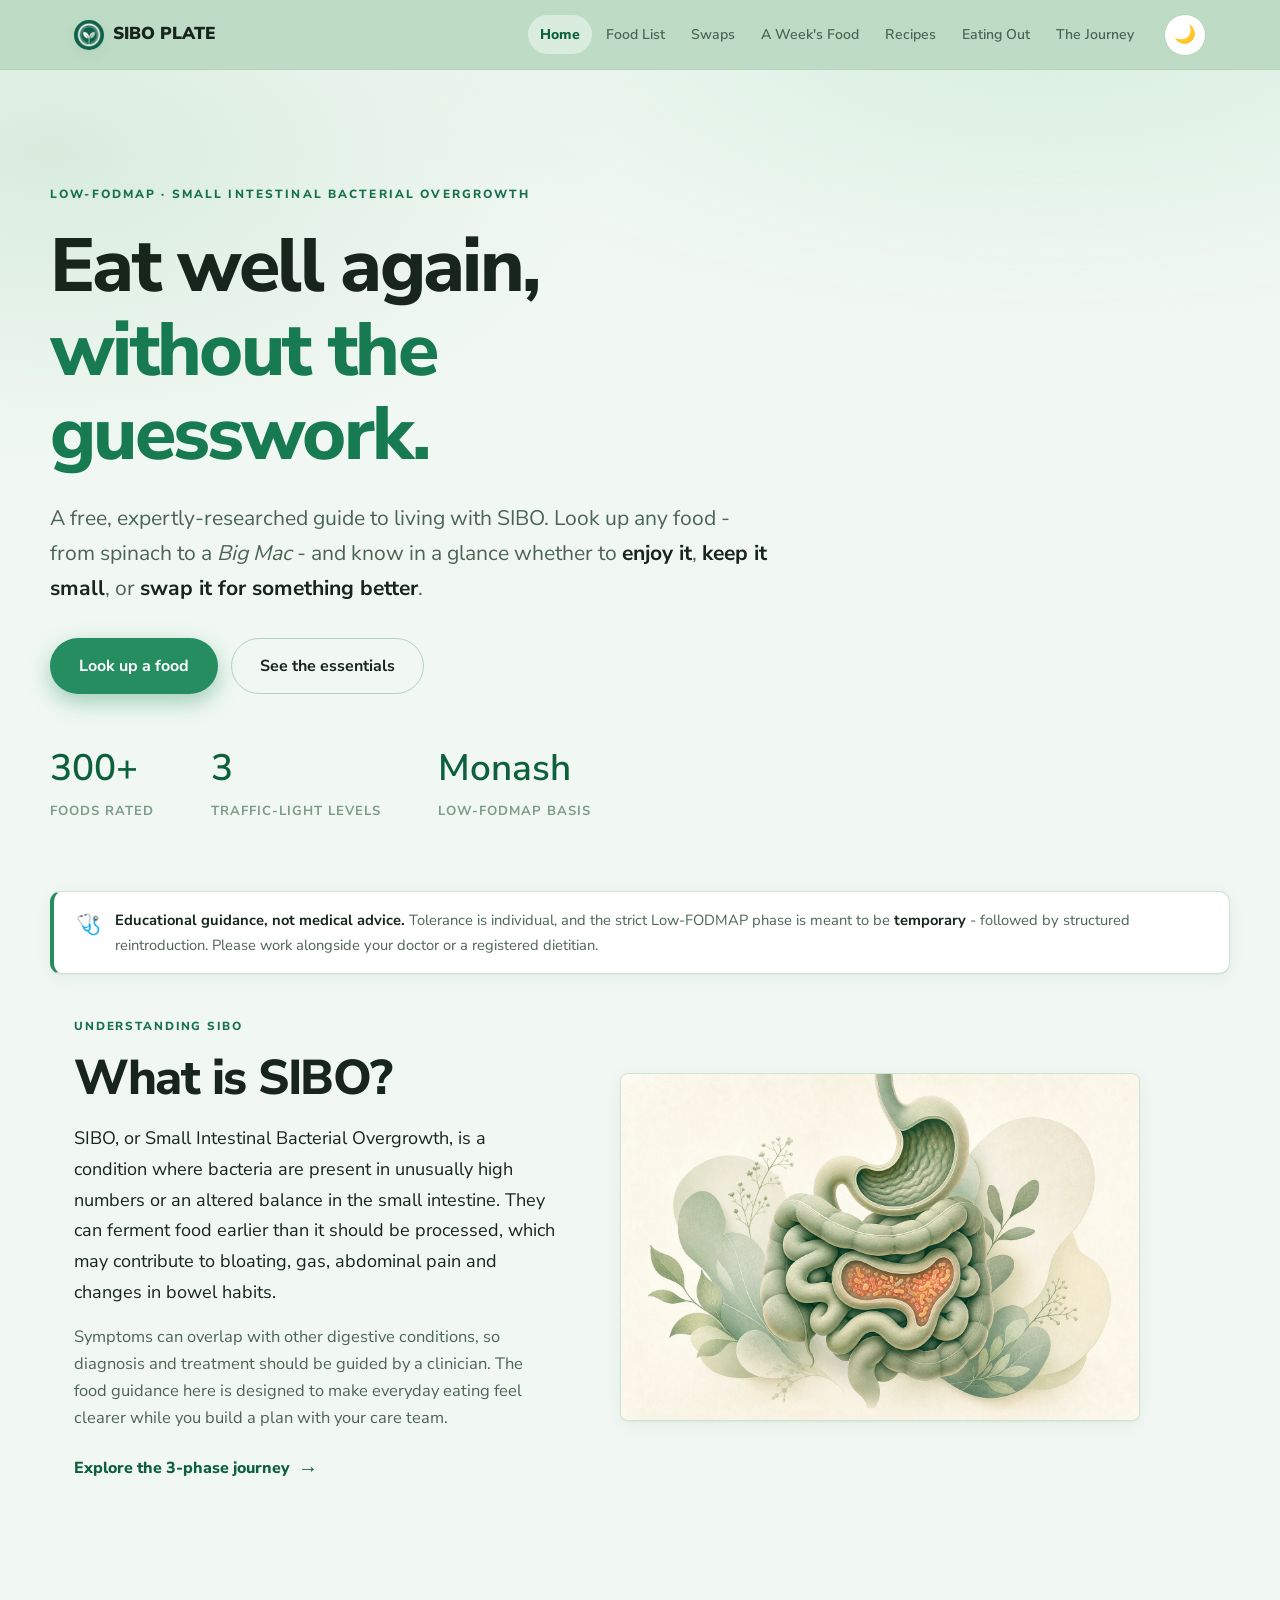
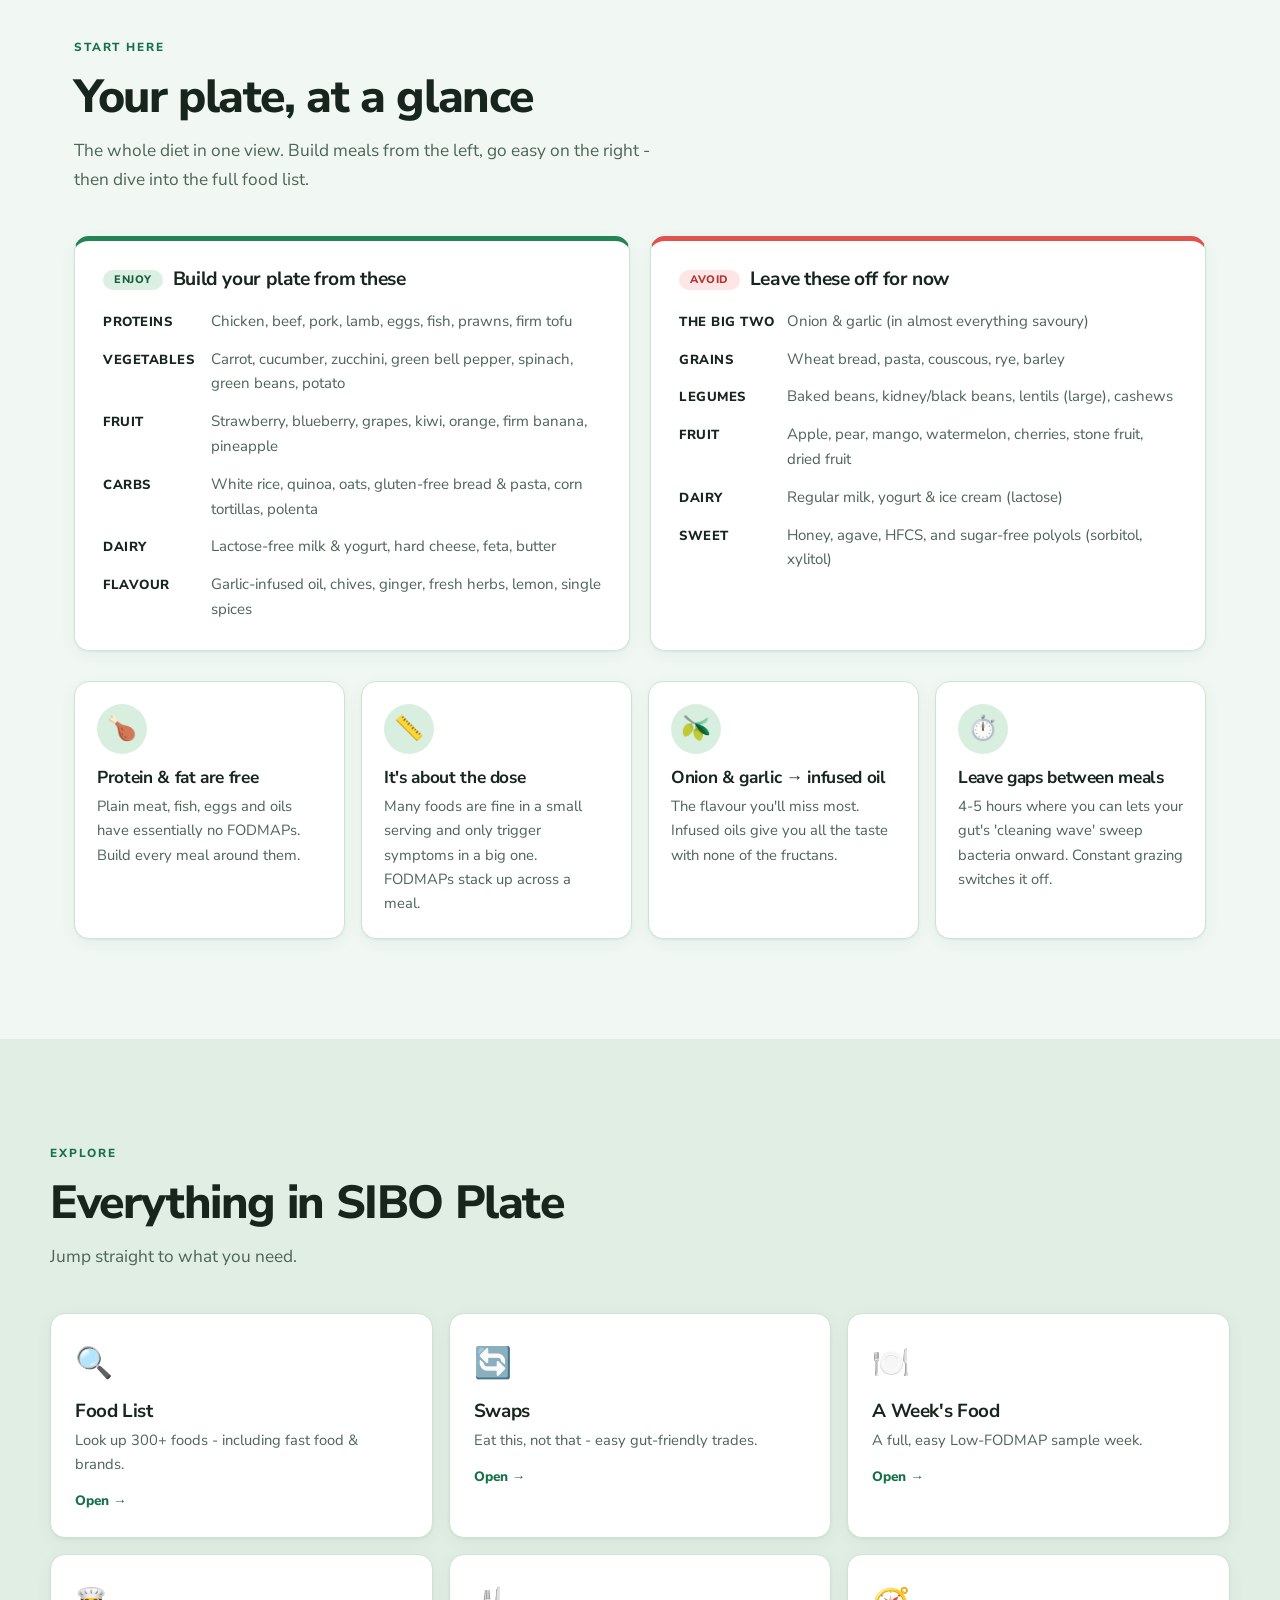
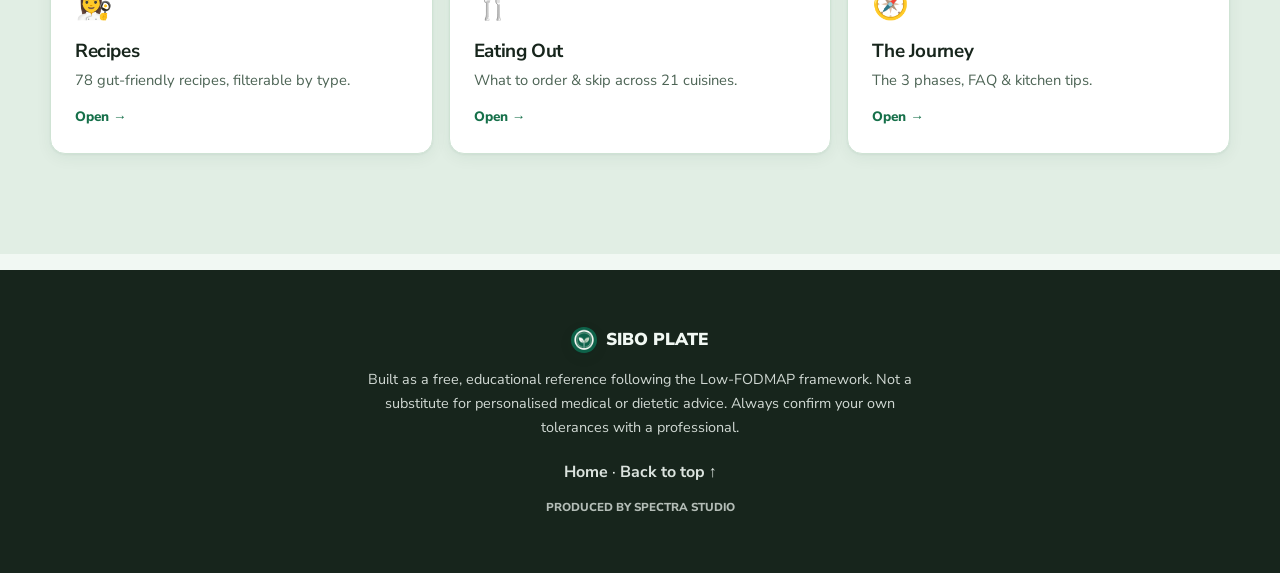
<file: index.html>
<!DOCTYPE html>
<html lang="en">
<head>
  <meta charset="UTF-8" />
  <meta name="viewport" content="width=device-width, initial-scale=1.0" />
  <meta name="description" content="SIBO Plate - a free, expertly-researched Low-FODMAP guide to what to eat with SIBO. Look up 300+ foods (including fast food & brands), simple swaps, snacks, recipes and eating-out tips." />
  <title>SIBO Plate · Your Free Low-FODMAP Eating Guide</title>

  <link rel="preload" href="fonts/nunito-sans.woff2" as="font" type="font/woff2" crossorigin />
  <link rel="stylesheet" href="css/styles.css?v=20260724-6" />
  <link rel="icon" href="assets/img/logo-v2.webp" />
</head>
<body data-page="home">

  <!-- ============================ HERO ============================ -->
  <section class="hero">
    <div class="hero-content">
      <p class="eyebrow">Low-FODMAP · Small Intestinal Bacterial Overgrowth</p>
      <h1>Eat well again,<br><span class="accent">without the guesswork.</span></h1>
      <p class="lede">
        A free, expertly-researched guide to living with SIBO. Look up any food - from
        spinach to a <em>Big Mac</em> - and know in a glance whether to <strong>enjoy it</strong>,
        <strong>keep it small</strong>, or <strong>swap it for something better</strong>.
      </p>
      <div class="hero-cta">
        <a href="foods.html" class="btn btn-primary">Look up a food</a>
        <a href="#glance" class="btn btn-ghost">See the essentials</a>
      </div>

      <dl class="hero-stats">
        <div><dt id="statFoods">200+</dt><dd>foods rated</dd></div>
        <div><dt>3</dt><dd>traffic-light levels</dd></div>
        <div><dt>Monash</dt><dd>Low-FODMAP basis</dd></div>
      </dl>
    </div>
  </section>

  <!-- ============================ DISCLAIMER ============================ -->
  <div class="disclaimer" role="note">
    <span class="disclaimer-icon" aria-hidden="true">🩺</span>
    <p>
      <strong>Educational guidance, not medical advice.</strong> Tolerance is individual, and the
      strict Low-FODMAP phase is meant to be <strong>temporary</strong> - followed by structured
      reintroduction. Please work alongside your doctor or a registered dietitian.
    </p>
  </div>

  <main>

    <!-- ============================ WHAT IS SIBO ============================ -->
    <section id="about-sibo" class="section sibo-intro" aria-labelledby="sibo-title">
      <div class="sibo-intro-grid">
        <div class="sibo-intro-copy">
          <span class="kicker">Understanding SIBO</span>
          <h2 id="sibo-title">What is SIBO?</h2>
          <p class="sibo-summary">SIBO, or Small Intestinal Bacterial Overgrowth, is a condition where bacteria are present in unusually high numbers or an altered balance in the small intestine. They can ferment food earlier than it should be processed, which may contribute to bloating, gas, abdominal pain and changes in bowel habits.</p>
          <p>Symptoms can overlap with other digestive conditions, so diagnosis and treatment should be guided by a clinician. The food guidance here is designed to make everyday eating feel clearer while you build a plan with your care team.</p>
          <a class="sibo-learn" href="journey.html">Explore the 3-phase journey <span aria-hidden="true">&rarr;</span></a>
        </div>
        <figure class="sibo-visual">
          <img src="assets/img/illustrations/sibo-overgrowth.webp" width="1536" height="1024" alt="Illustration of the small intestine with a localized cluster of bacteria in one loop" decoding="async" />
        </figure>
      </div>
    </section>
    <!-- ============================ AT A GLANCE ============================ -->
    <section id="glance" class="section">
      <div class="section-head">
        <span class="kicker">Start here</span>
        <h2>Your plate, at a glance</h2>
        <p class="section-sub">The whole diet in one view. Build meals from the left, go easy on the right - then dive into the full food list.</p>
      </div>

      <div class="glance-grid">
        <div class="glance-panel glance-eat">
          <h3><span class="glance-badge eat">Enjoy</span> Build your plate from these</h3>
          <ul id="glanceEat" class="glance-list"></ul>
        </div>
        <div class="glance-panel glance-avoid">
          <h3><span class="glance-badge avoid">Avoid</span> Leave these off for now</h3>
          <ul id="glanceAvoid" class="glance-list"></ul>
        </div>
      </div>

      <div id="principles" class="principles-grid"></div>
    </section>

    <!-- ============================ QUICK LINKS ============================ -->
    <section class="section section-alt">
      <div class="section-head">
        <span class="kicker">Explore</span>
        <h2>Everything in SIBO Plate</h2>
        <p class="section-sub">Jump straight to what you need.</p>
      </div>
      <div class="quicklinks-grid">
        <a class="quicklink-card" href="foods.html"><span class="ql-icon" aria-hidden="true">🔍</span><h3>Food List</h3><p>Look up 300+ foods - including fast food &amp; brands.</p><span class="ql-go">Open →</span></a>
        <a class="quicklink-card" href="swaps.html"><span class="ql-icon" aria-hidden="true">🔄</span><h3>Swaps</h3><p>Eat this, not that - easy gut-friendly trades.</p><span class="ql-go">Open →</span></a>
        <a class="quicklink-card" href="meals.html"><span class="ql-icon" aria-hidden="true">🍽️</span><h3>A Week's Food</h3><p>A full, easy Low-FODMAP sample week.</p><span class="ql-go">Open →</span></a>
        <a class="quicklink-card" href="recipes.html"><span class="ql-icon" aria-hidden="true">👩‍🍳</span><h3>Recipes</h3><p>78 gut-friendly recipes, filterable by type.</p><span class="ql-go">Open →</span></a>
        <a class="quicklink-card" href="eating-out.html"><span class="ql-icon" aria-hidden="true">🍴</span><h3>Eating Out</h3><p>What to order &amp; skip across 21 cuisines.</p><span class="ql-go">Open →</span></a>
        <a class="quicklink-card" href="journey.html"><span class="ql-icon" aria-hidden="true">🧭</span><h3>The Journey</h3><p>The 3 phases, FAQ &amp; kitchen tips.</p><span class="ql-go">Open →</span></a>
      </div>
    </section>

  </main>

  <script src="js/data.js?v=20260724-1"></script>
  <script src="js/layout.js?v=20260723-8"></script>
  <script src="js/app.js?v=20260724-5"></script>
</body>
</html>
</file>
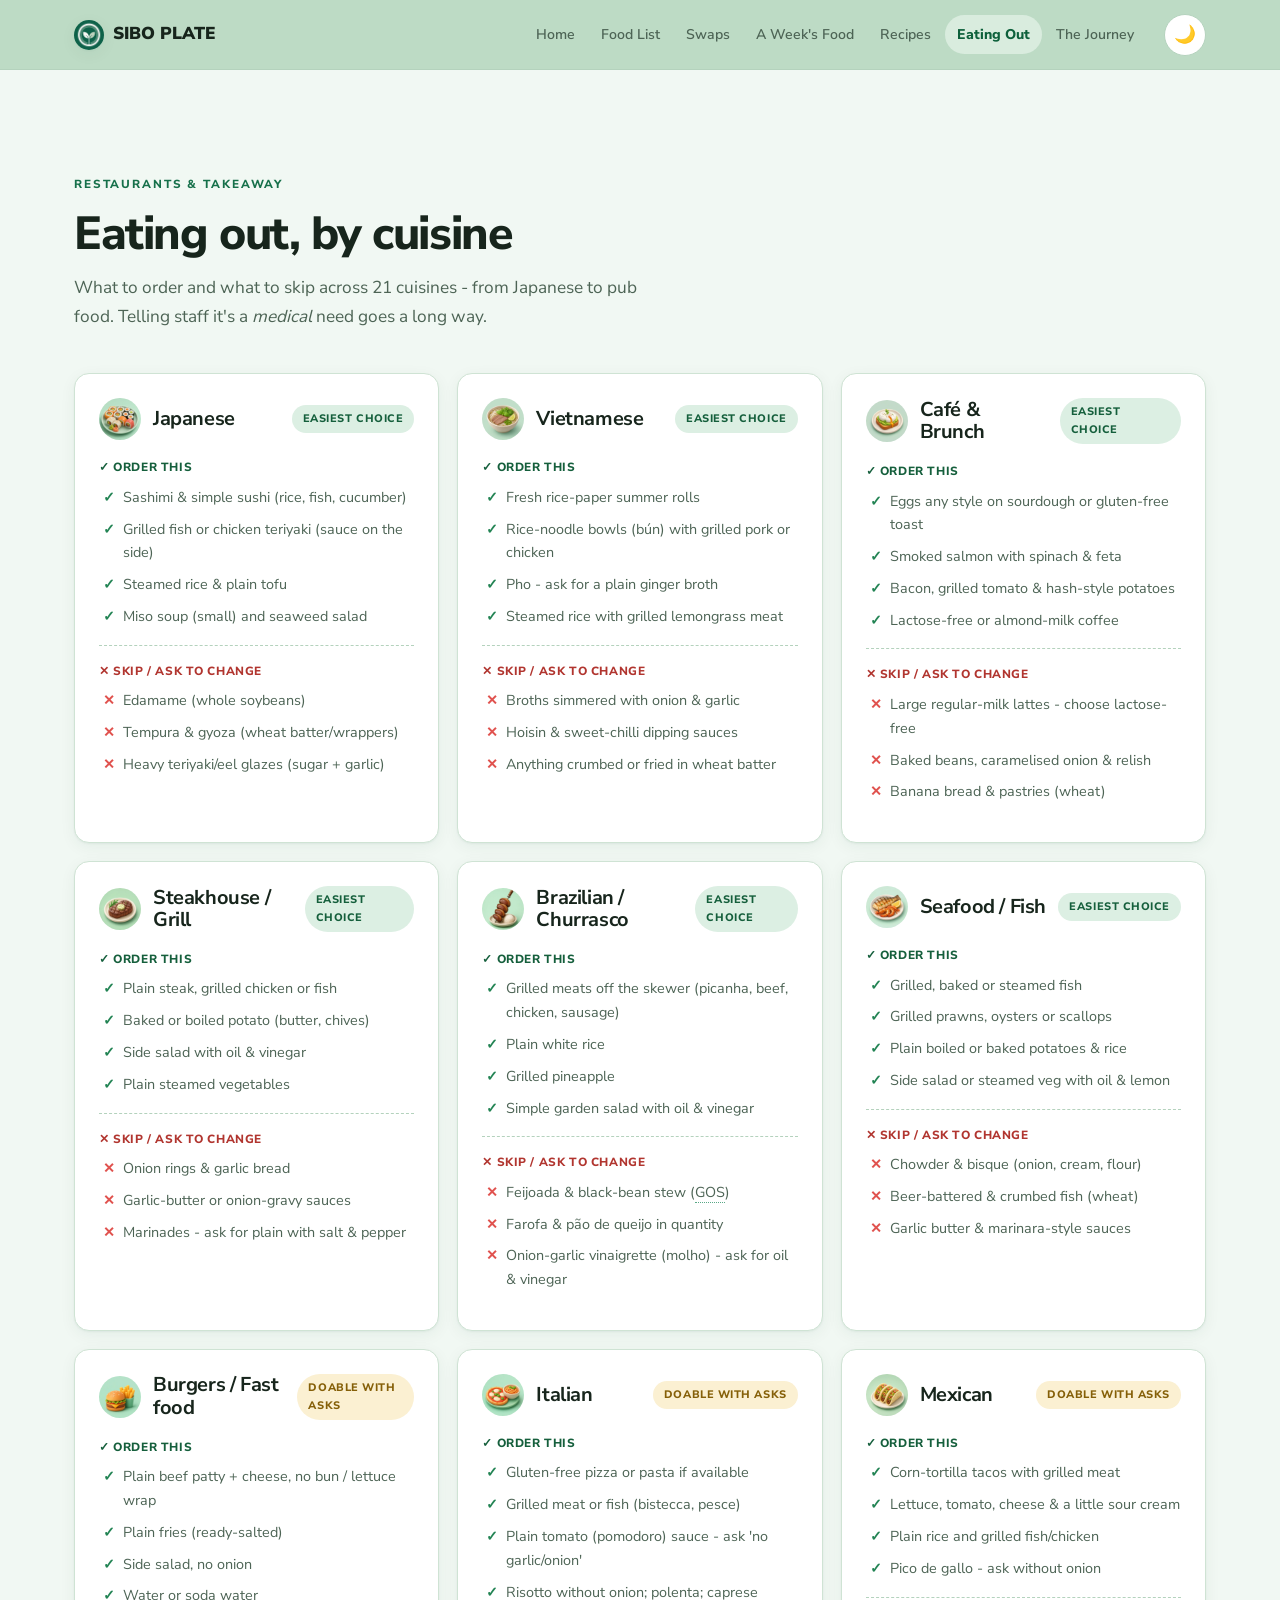
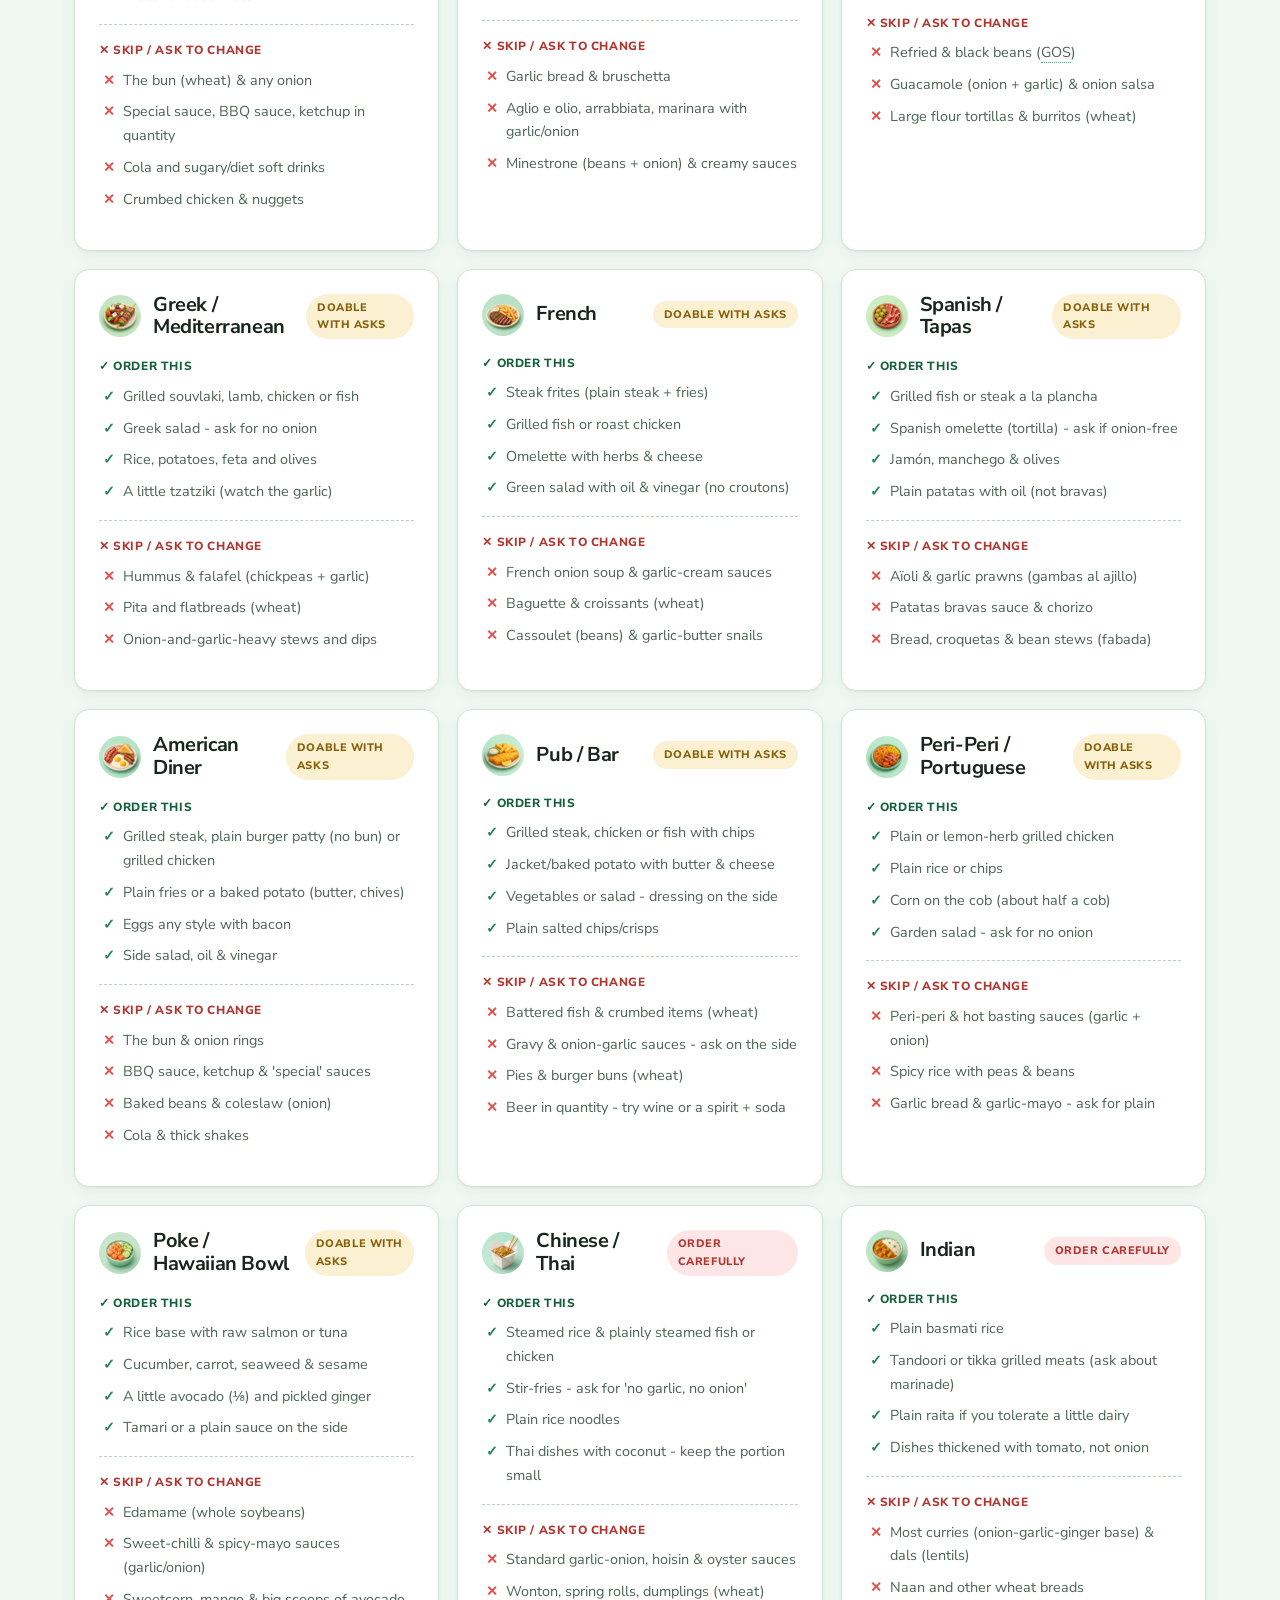
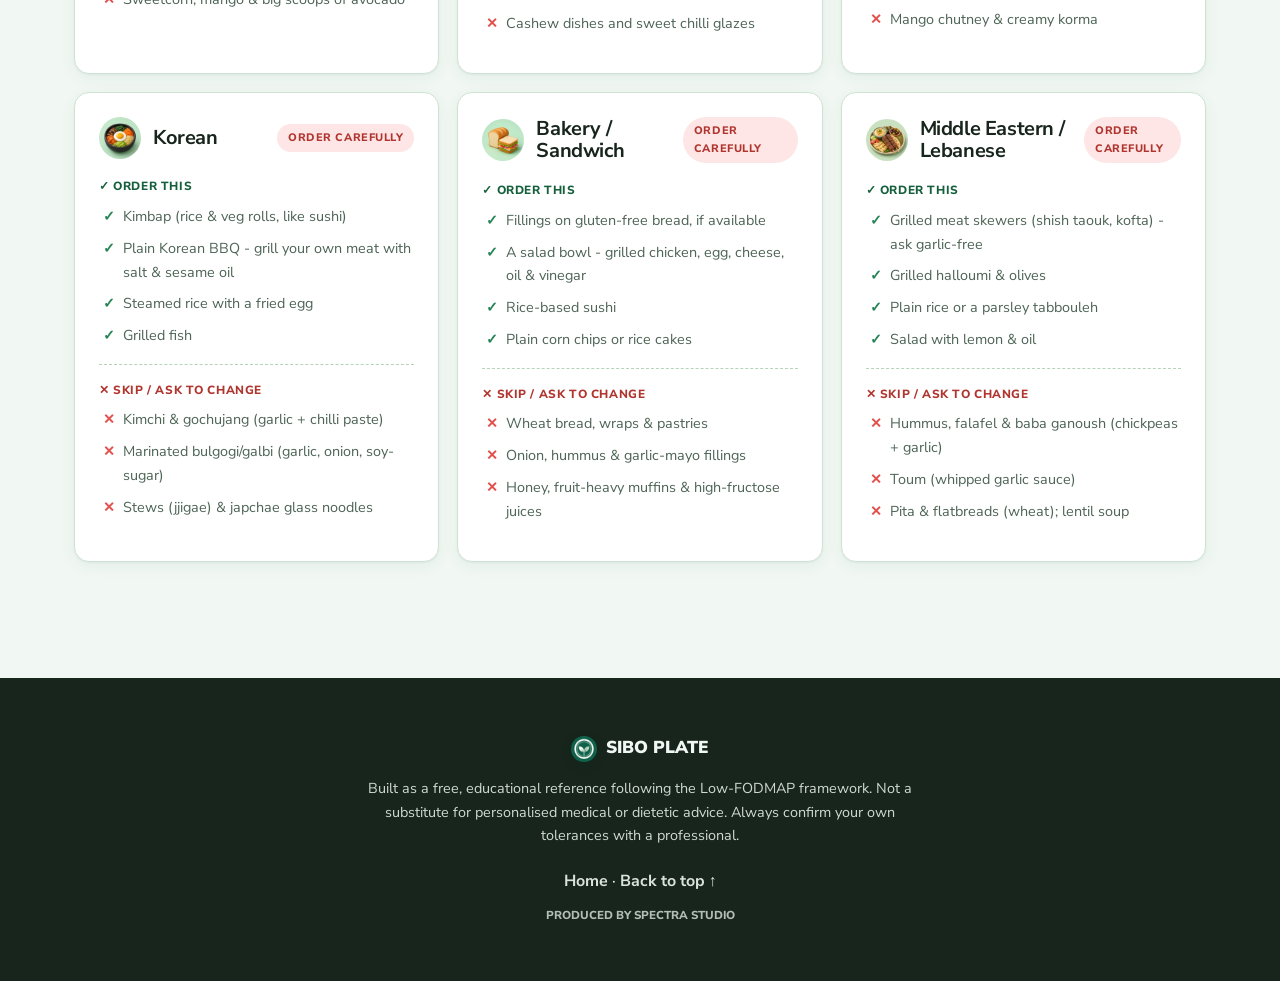
<file: eating-out.html>
<!DOCTYPE html>
<html lang="en">
<head>
  <meta charset="UTF-8" />
  <meta name="viewport" content="width=device-width, initial-scale=1.0" />
  <meta name="description" content="How to eat out with SIBO on a Low-FODMAP diet - what to order and what to skip across 21 cuisines, from Japanese and Vietnamese to pub, café and bakery." />
  <title>Eating Out · SIBO Plate</title>

  <link rel="preload" href="fonts/nunito-sans.woff2" as="font" type="font/woff2" crossorigin />
  <link rel="stylesheet" href="css/styles.css?v=20260724-6" />
  <link rel="icon" href="assets/img/logo-v2.webp" />
</head>
<body data-page="eatout">
  <main>
    <section id="eatout" class="section">
      <div class="section-head">
        <span class="kicker">Restaurants &amp; takeaway</span>
        <h2>Eating out, by cuisine</h2>
        <p class="section-sub">What to order and what to skip across 21 cuisines - from Japanese to pub food. Telling staff it's a <em>medical</em> need goes a long way.</p>
      </div>
      <div id="cuisineGrid" class="cuisine-grid"></div>
    </section>
  </main>

  <script src="js/data.js?v=20260724-1"></script>
  <script src="js/layout.js?v=20260723-8"></script>
  <script src="js/app.js?v=20260724-5"></script>
</body>
</html>
</file>
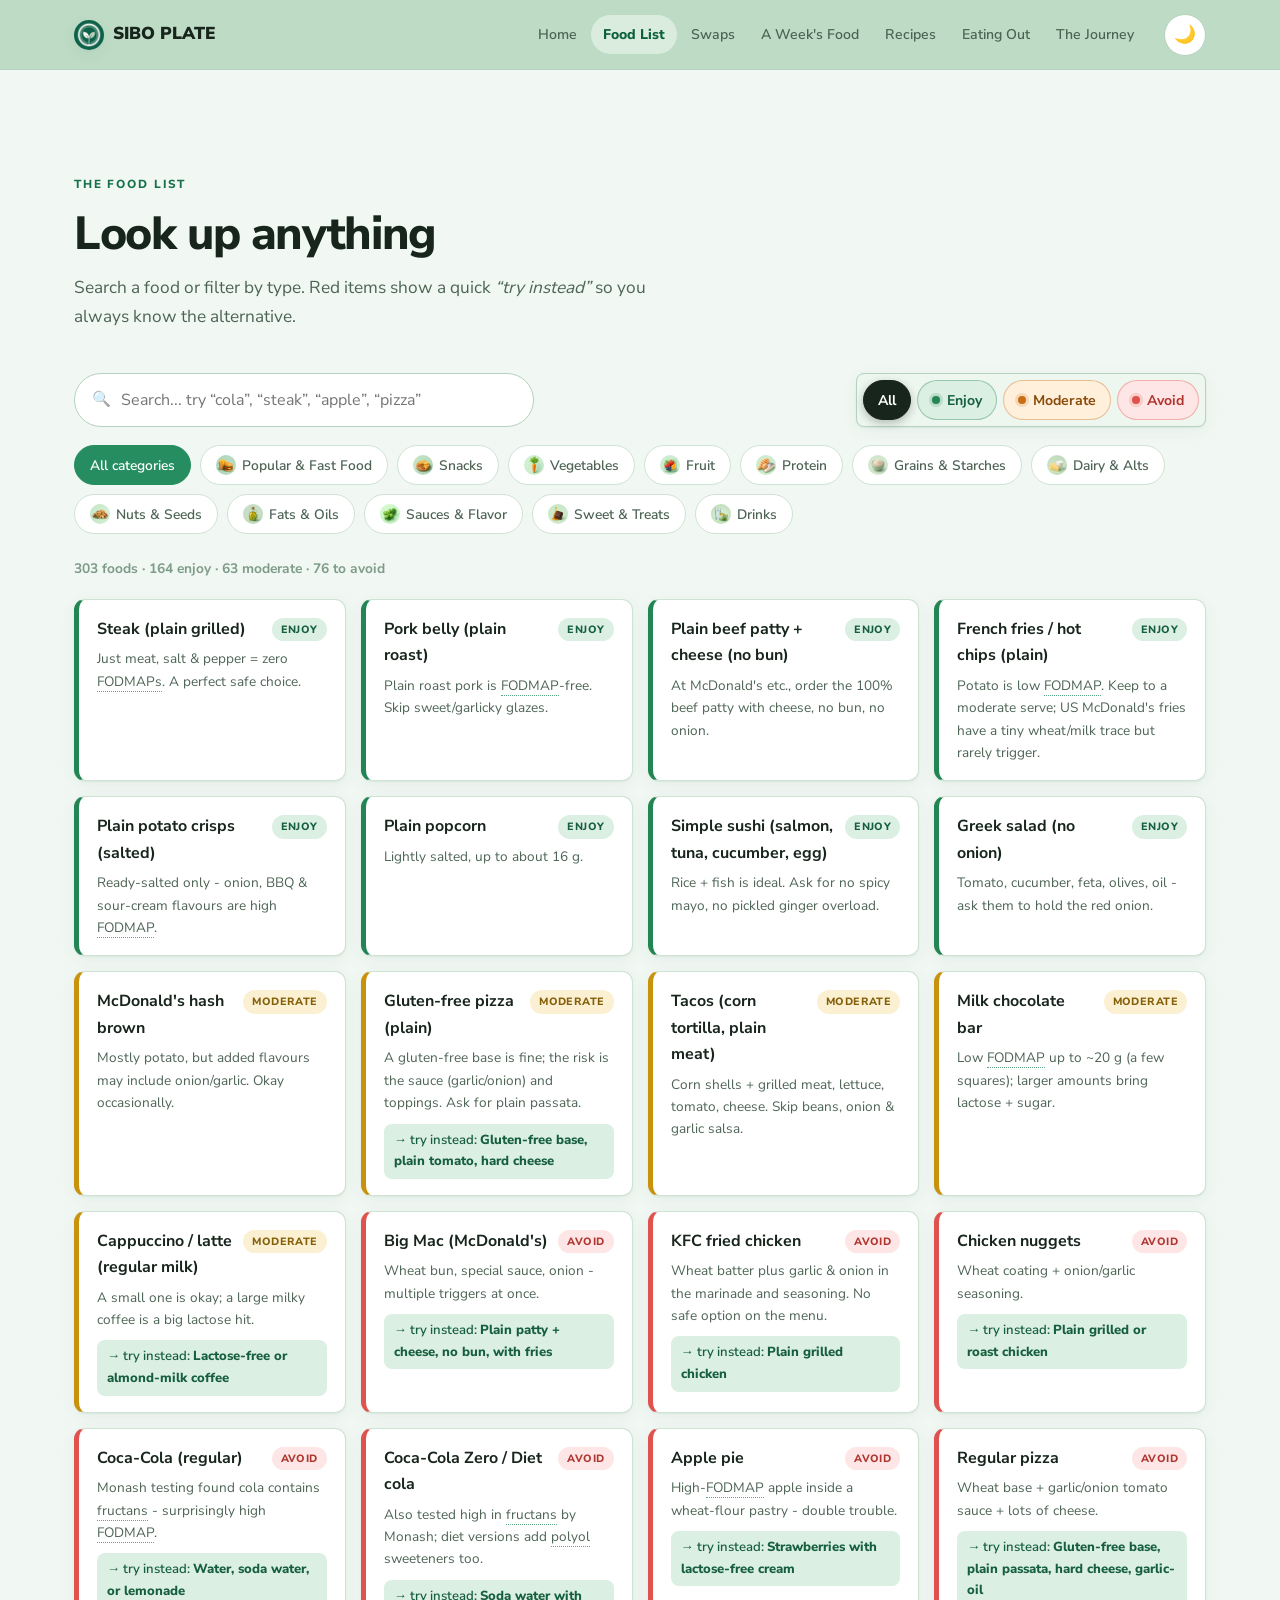
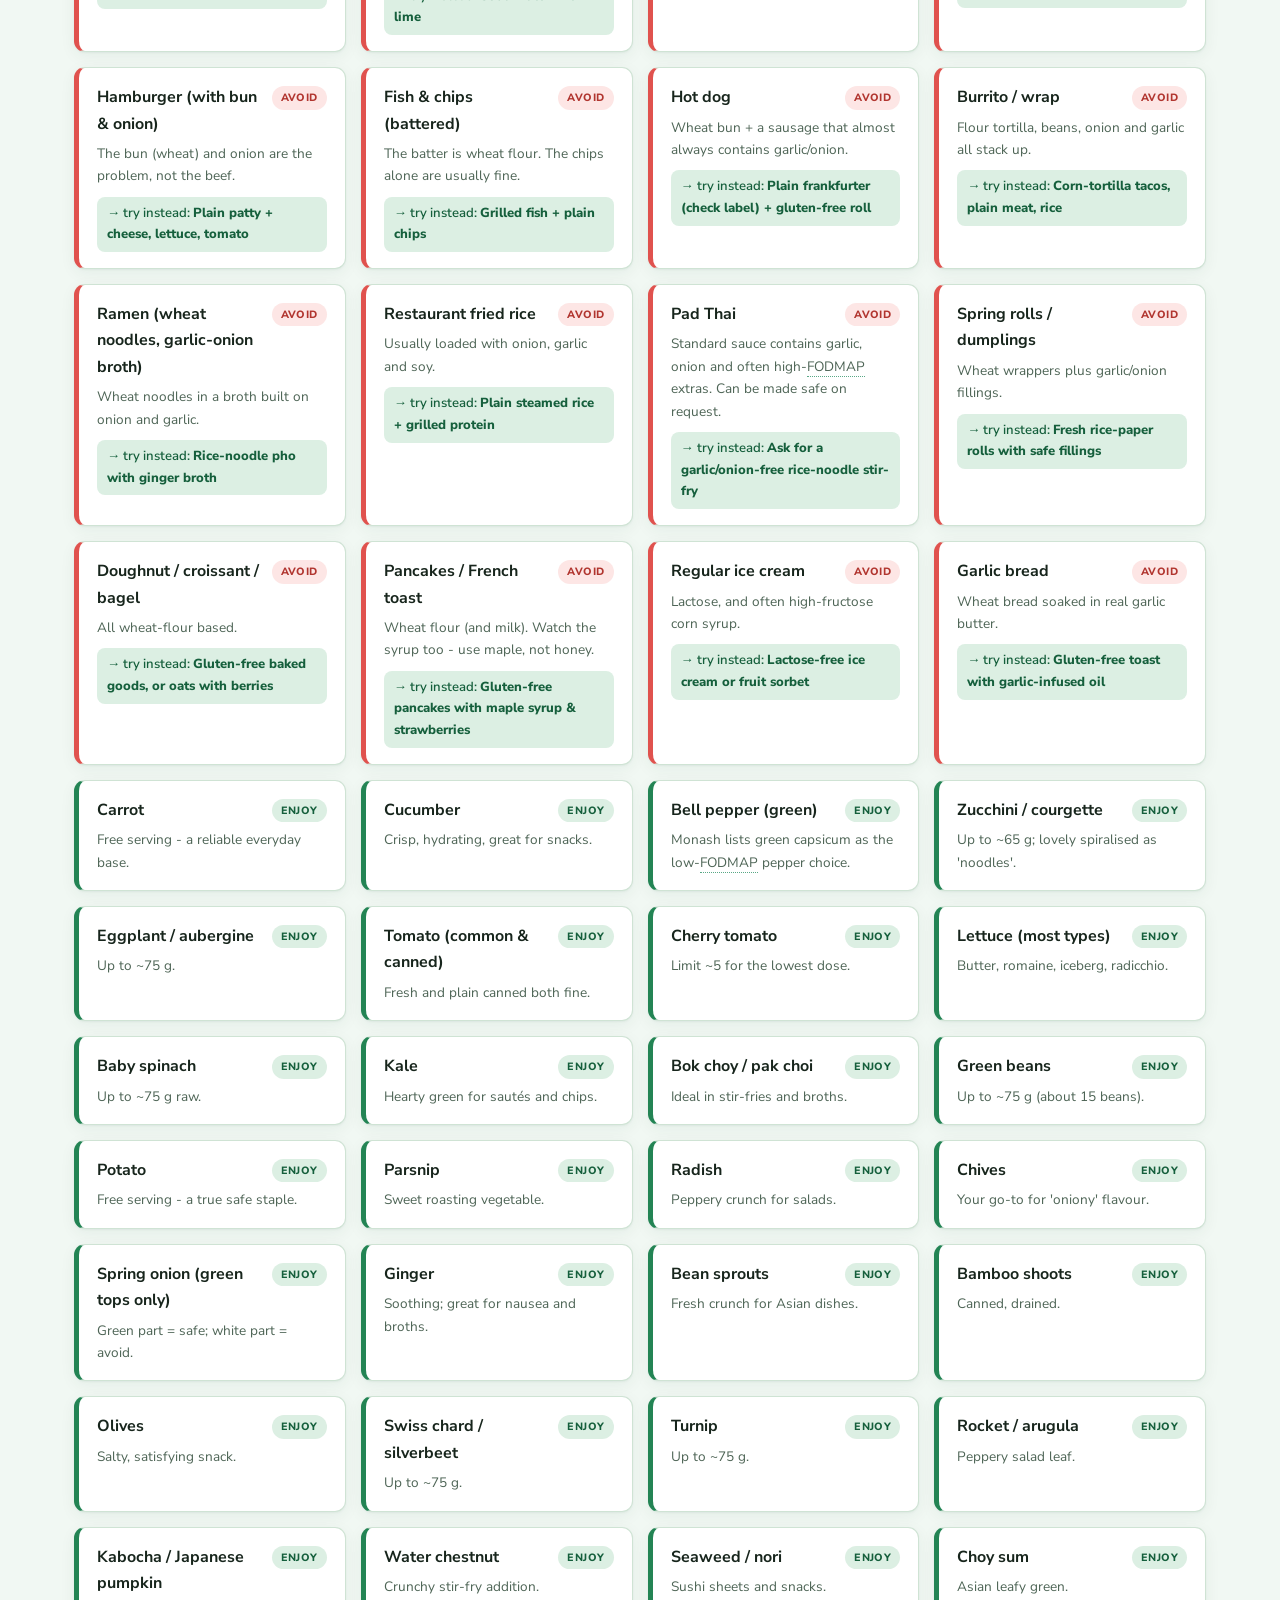
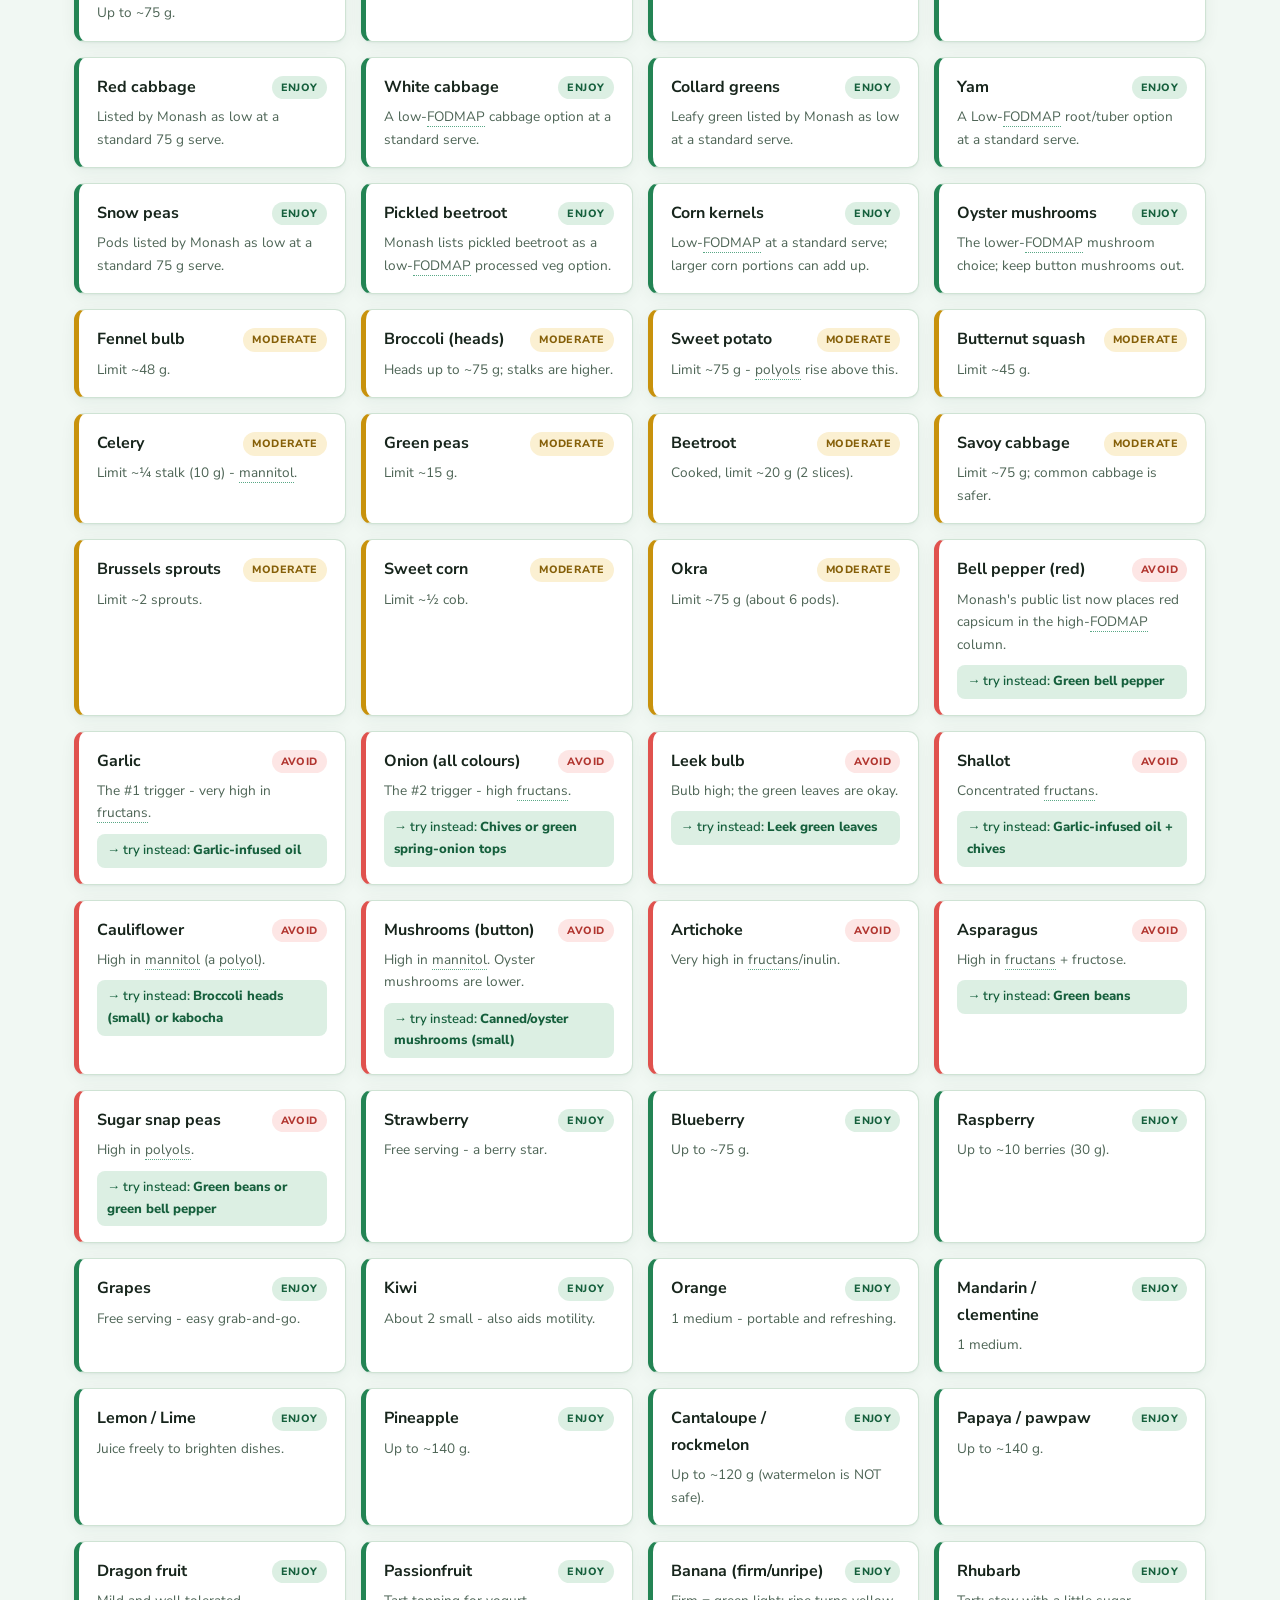
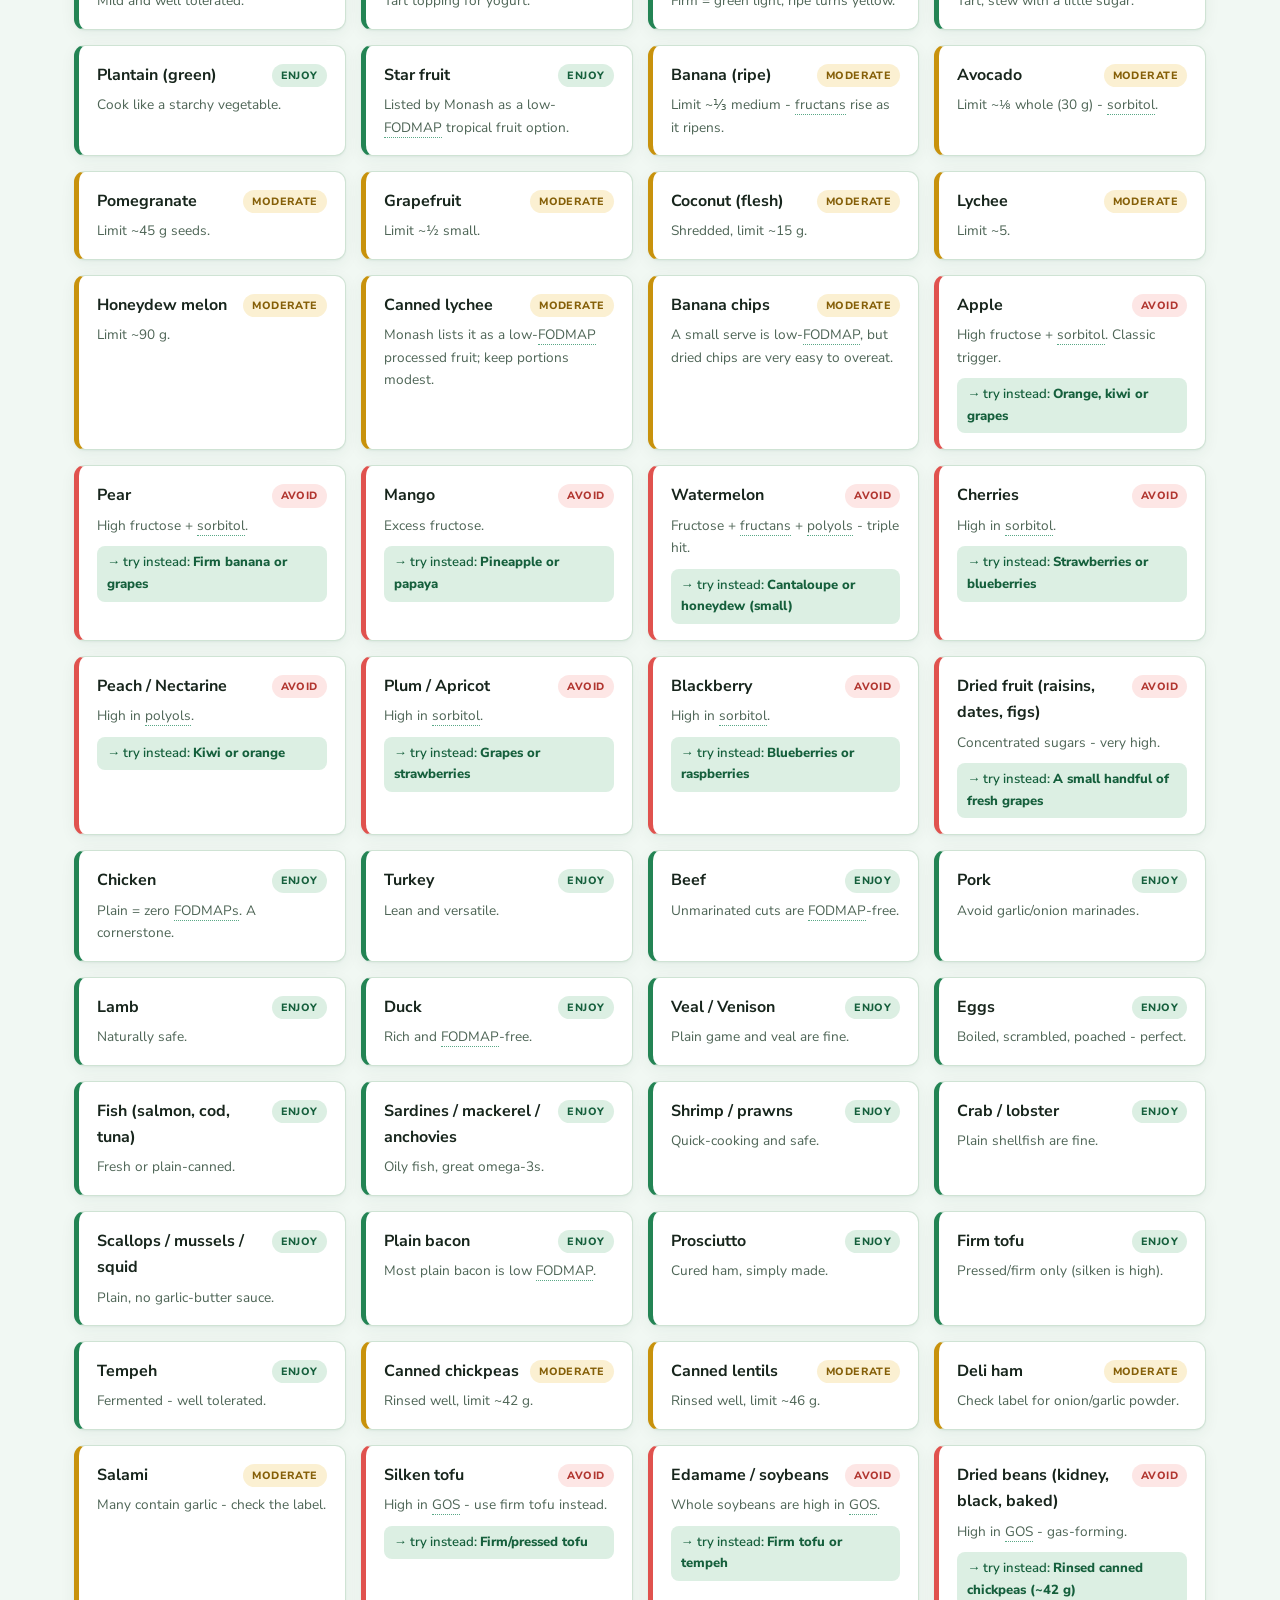
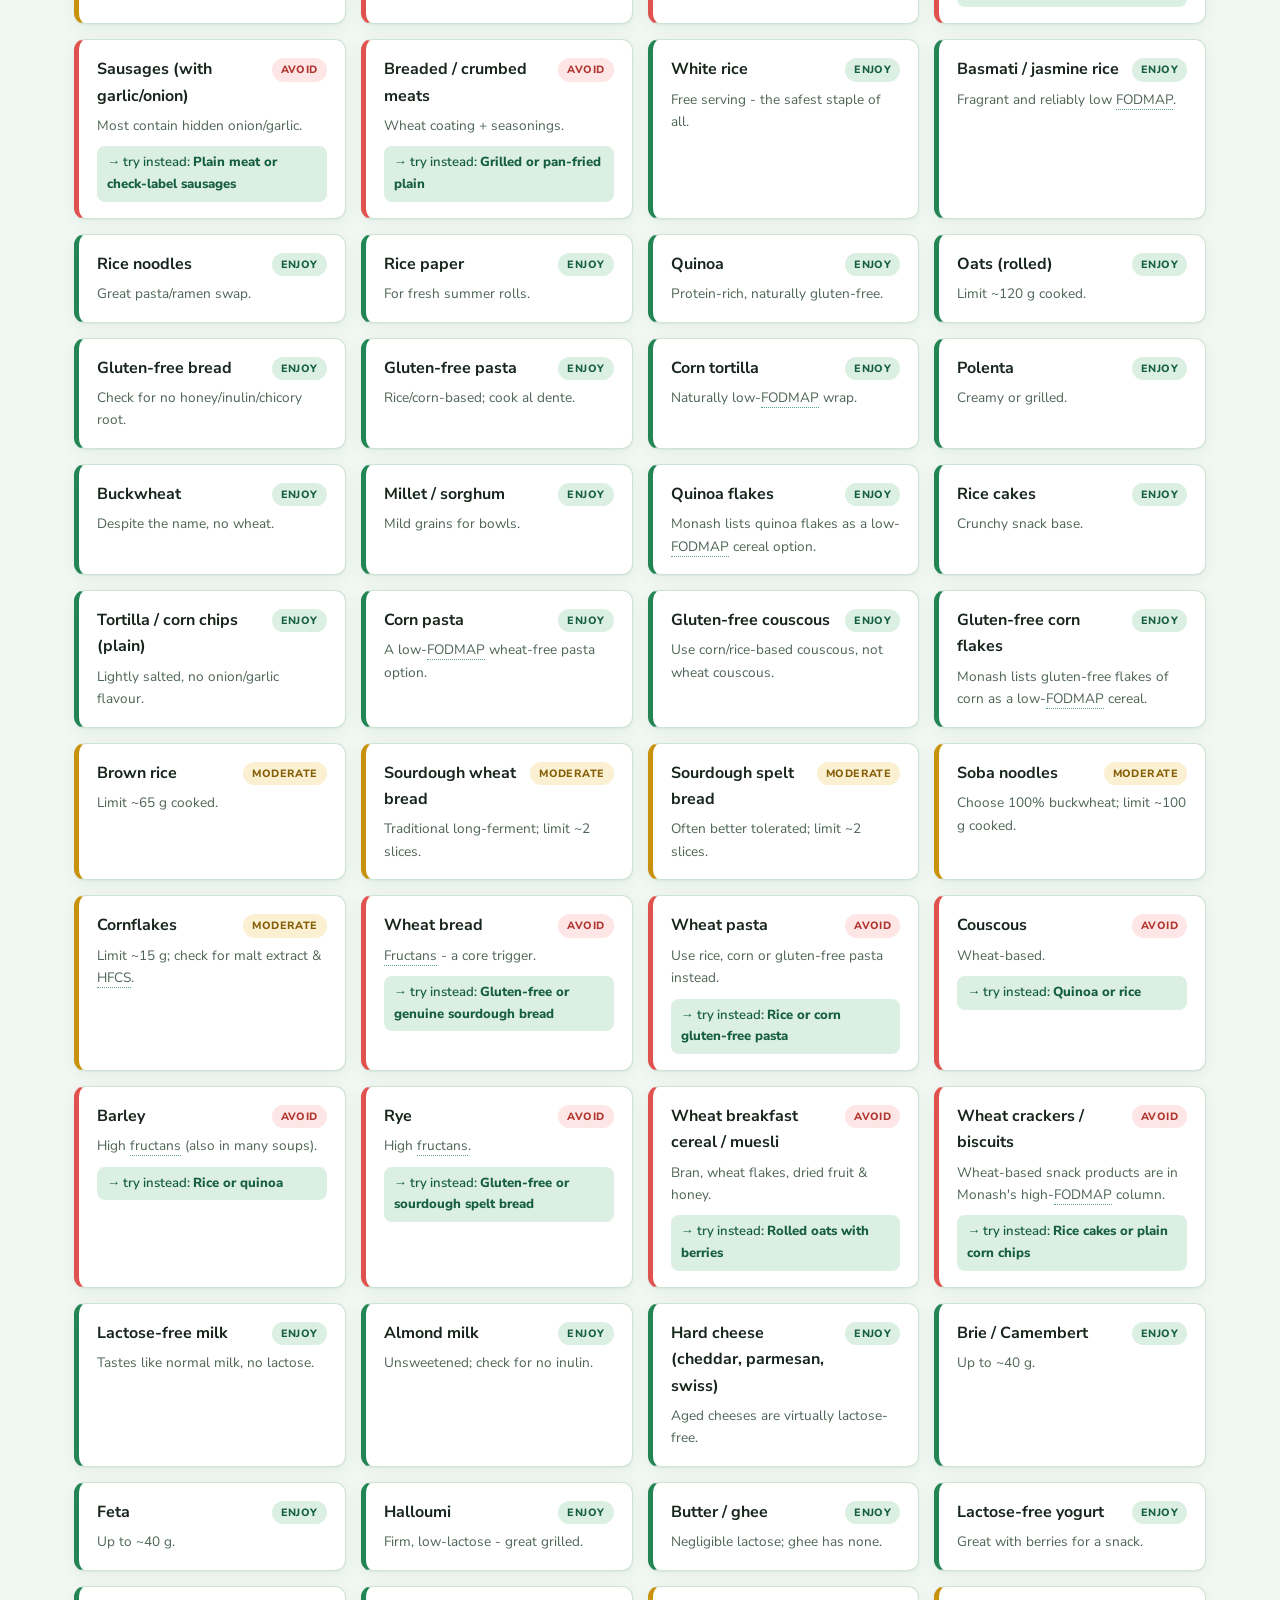
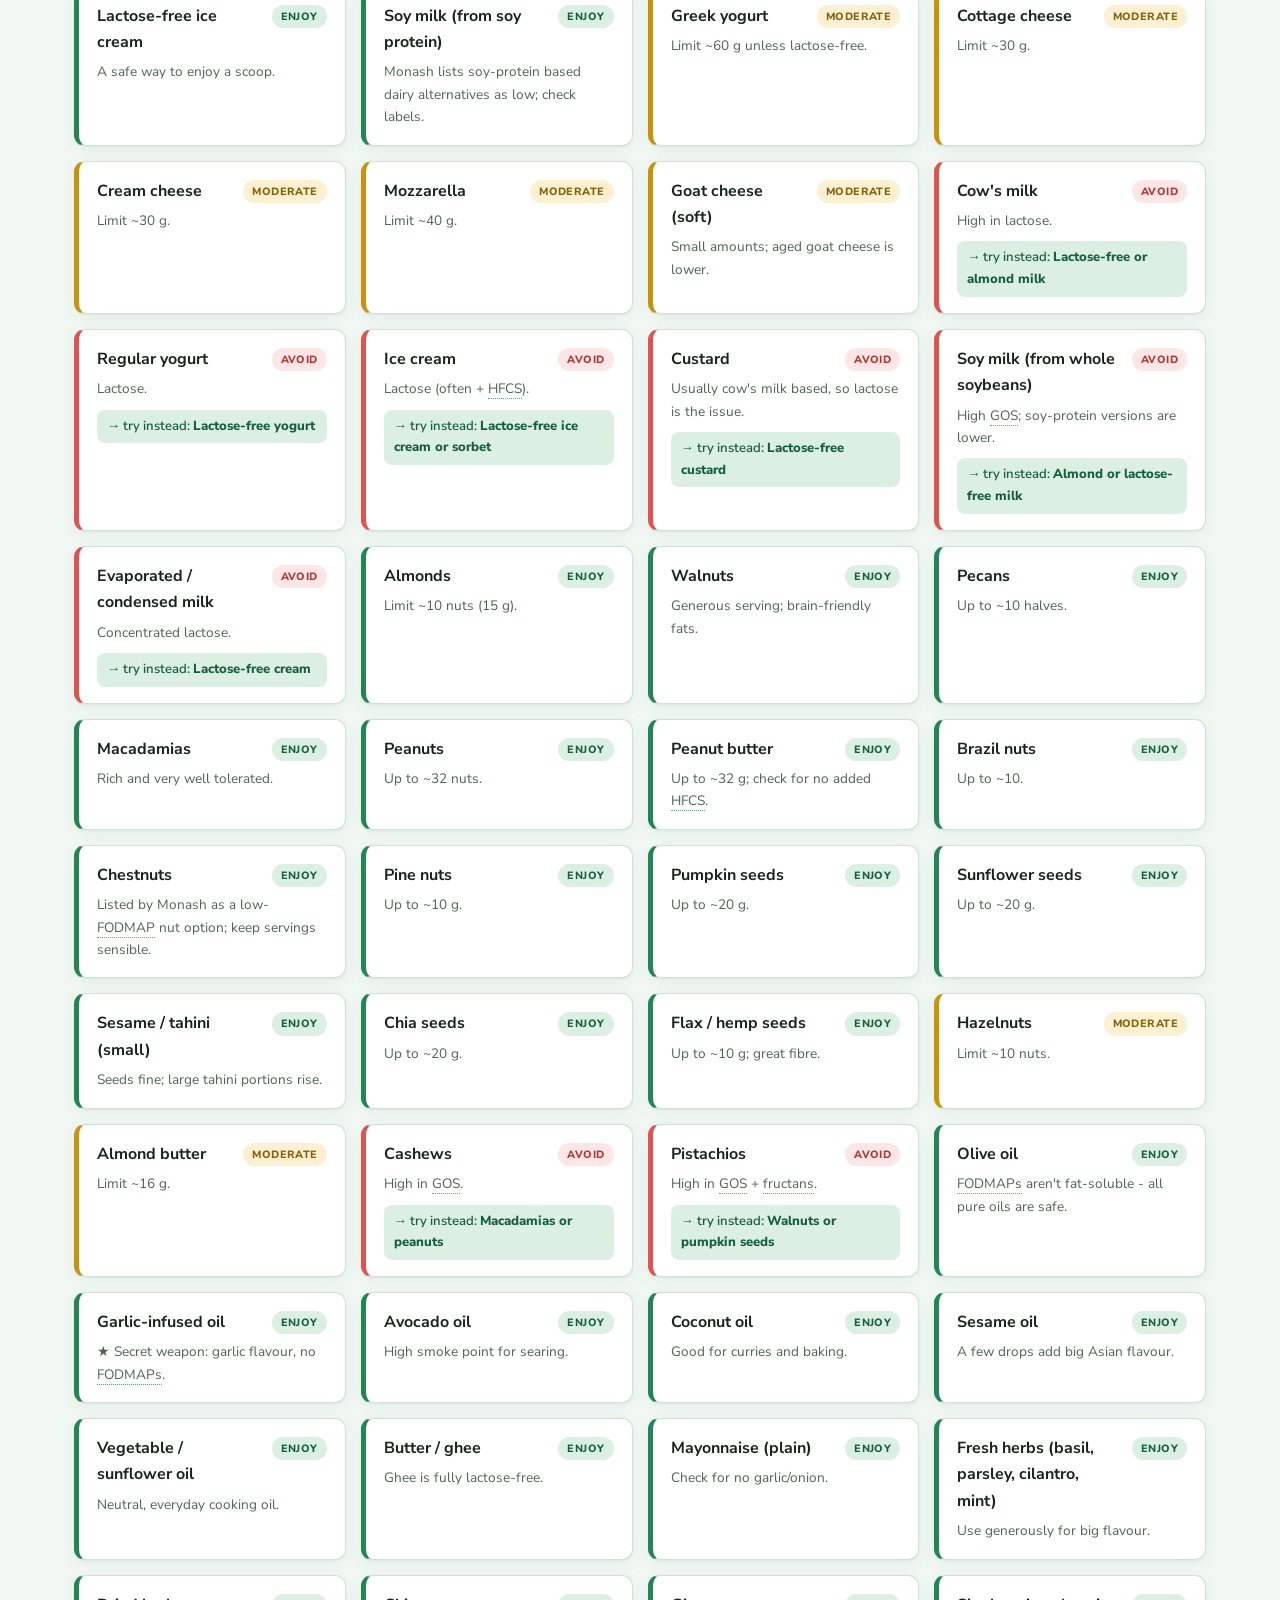
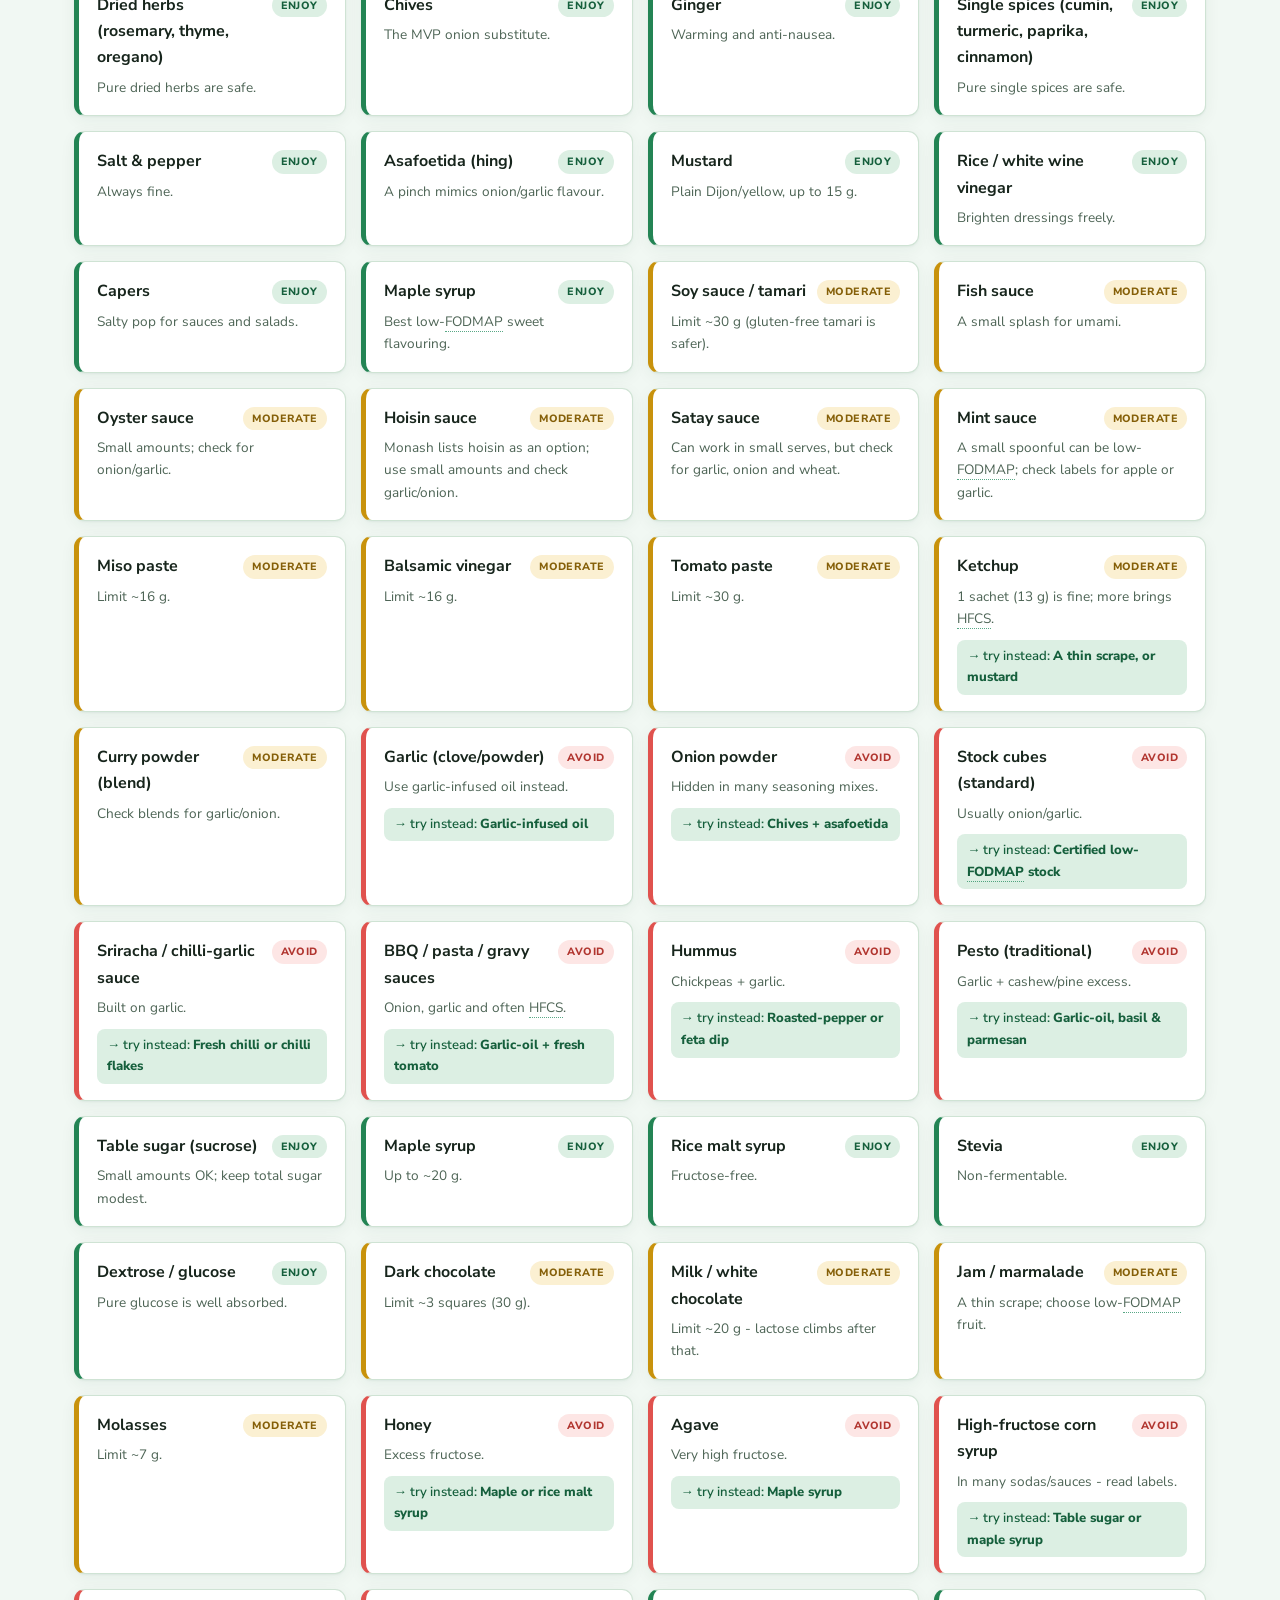
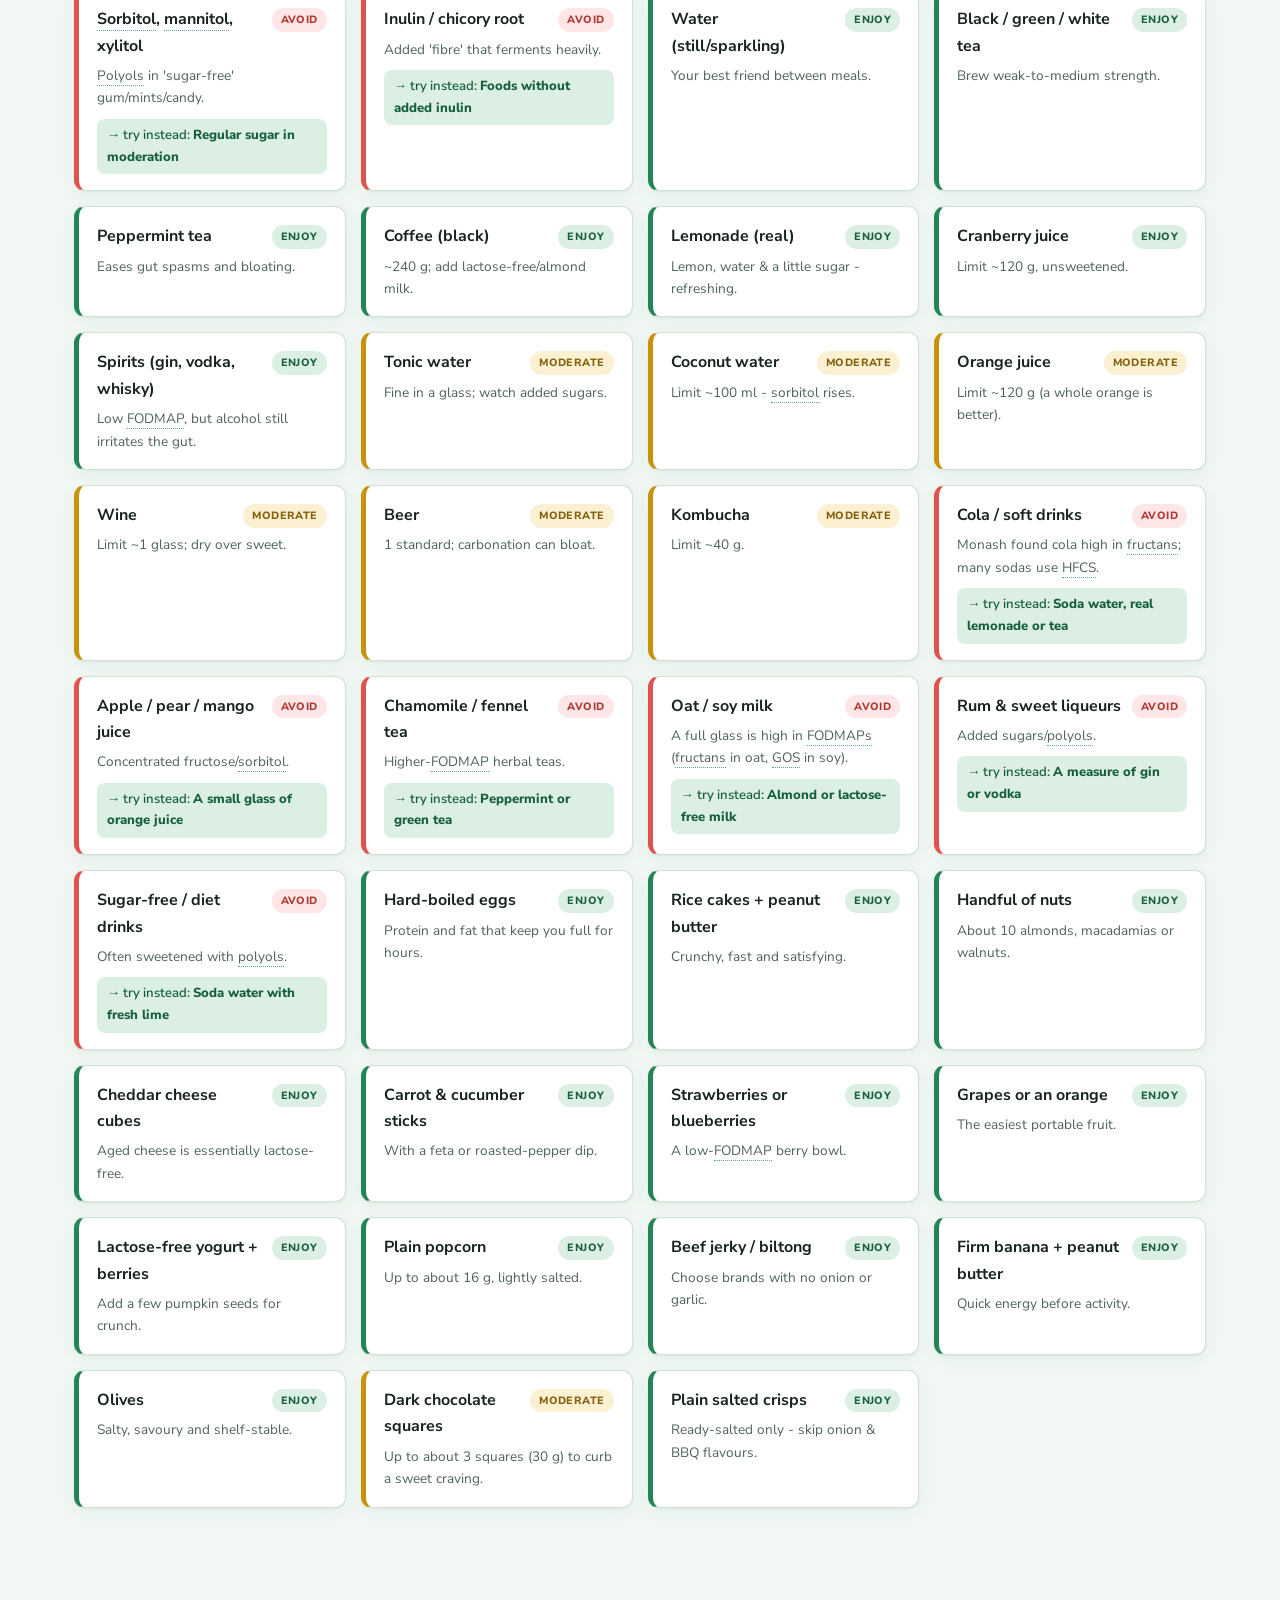
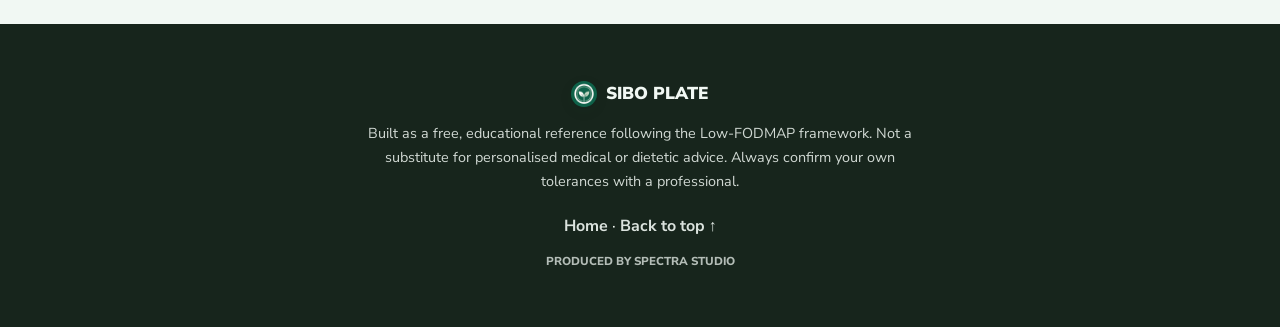
<file: foods.html>
<!DOCTYPE html>
<html lang="en">
<head>
  <meta charset="UTF-8" />
  <meta name="viewport" content="width=device-width, initial-scale=1.0" />
  <meta name="description" content="Searchable Low-FODMAP food list for SIBO - 300+ foods including fast food and brands, each rated enjoy / moderate / avoid, with a 'try instead' alternative." />
  <title>Food List · SIBO Plate</title>

  <link rel="preload" href="fonts/nunito-sans.woff2" as="font" type="font/woff2" crossorigin />
  <link rel="stylesheet" href="css/styles.css?v=20260724-6" />
  <link rel="icon" href="assets/img/logo-v2.webp" />
</head>
<body data-page="foods">
  <main>
    <section id="explorer" class="section">
      <div class="section-head">
        <span class="kicker">The food list</span>
        <h2>Look up anything</h2>
        <p class="section-sub">Search a food or filter by type. Red items show a quick <em>“try instead”</em> so you always know the alternative.</p>
      </div>

      <div class="explorer-controls">
        <div class="search-wrap">
          <span class="search-icon" aria-hidden="true">🔍</span>
          <input id="foodSearch" type="search" placeholder="Search... try “cola”, “steak”, “apple”, “pizza”" aria-label="Search foods" />
        </div>
        <div class="status-filters" role="group" aria-label="Filter by safety">
          <button class="chip chip-status is-active" data-status="all">All</button>
          <button class="chip chip-status" data-status="green"><span class="dot dot-green"></span> Enjoy</button>
          <button class="chip chip-status" data-status="yellow"><span class="dot dot-yellow"></span> Moderate</button>
          <button class="chip chip-status" data-status="red"><span class="dot dot-red"></span> Avoid</button>
        </div>
      </div>

      <div id="catFilters" class="cat-filters" role="group" aria-label="Filter by category"></div>

      <p id="resultCount" class="result-count" aria-live="polite"></p>
      <div id="foodGrid" class="food-grid"></div>
      <p id="noResults" class="no-results" hidden>No foods match that search. Try another term.</p>
    </section>
  </main>

  <script src="js/data.js?v=20260724-1"></script>
  <script src="js/layout.js?v=20260723-8"></script>
  <script src="js/app.js?v=20260724-5"></script>
</body>
</html>
</file>
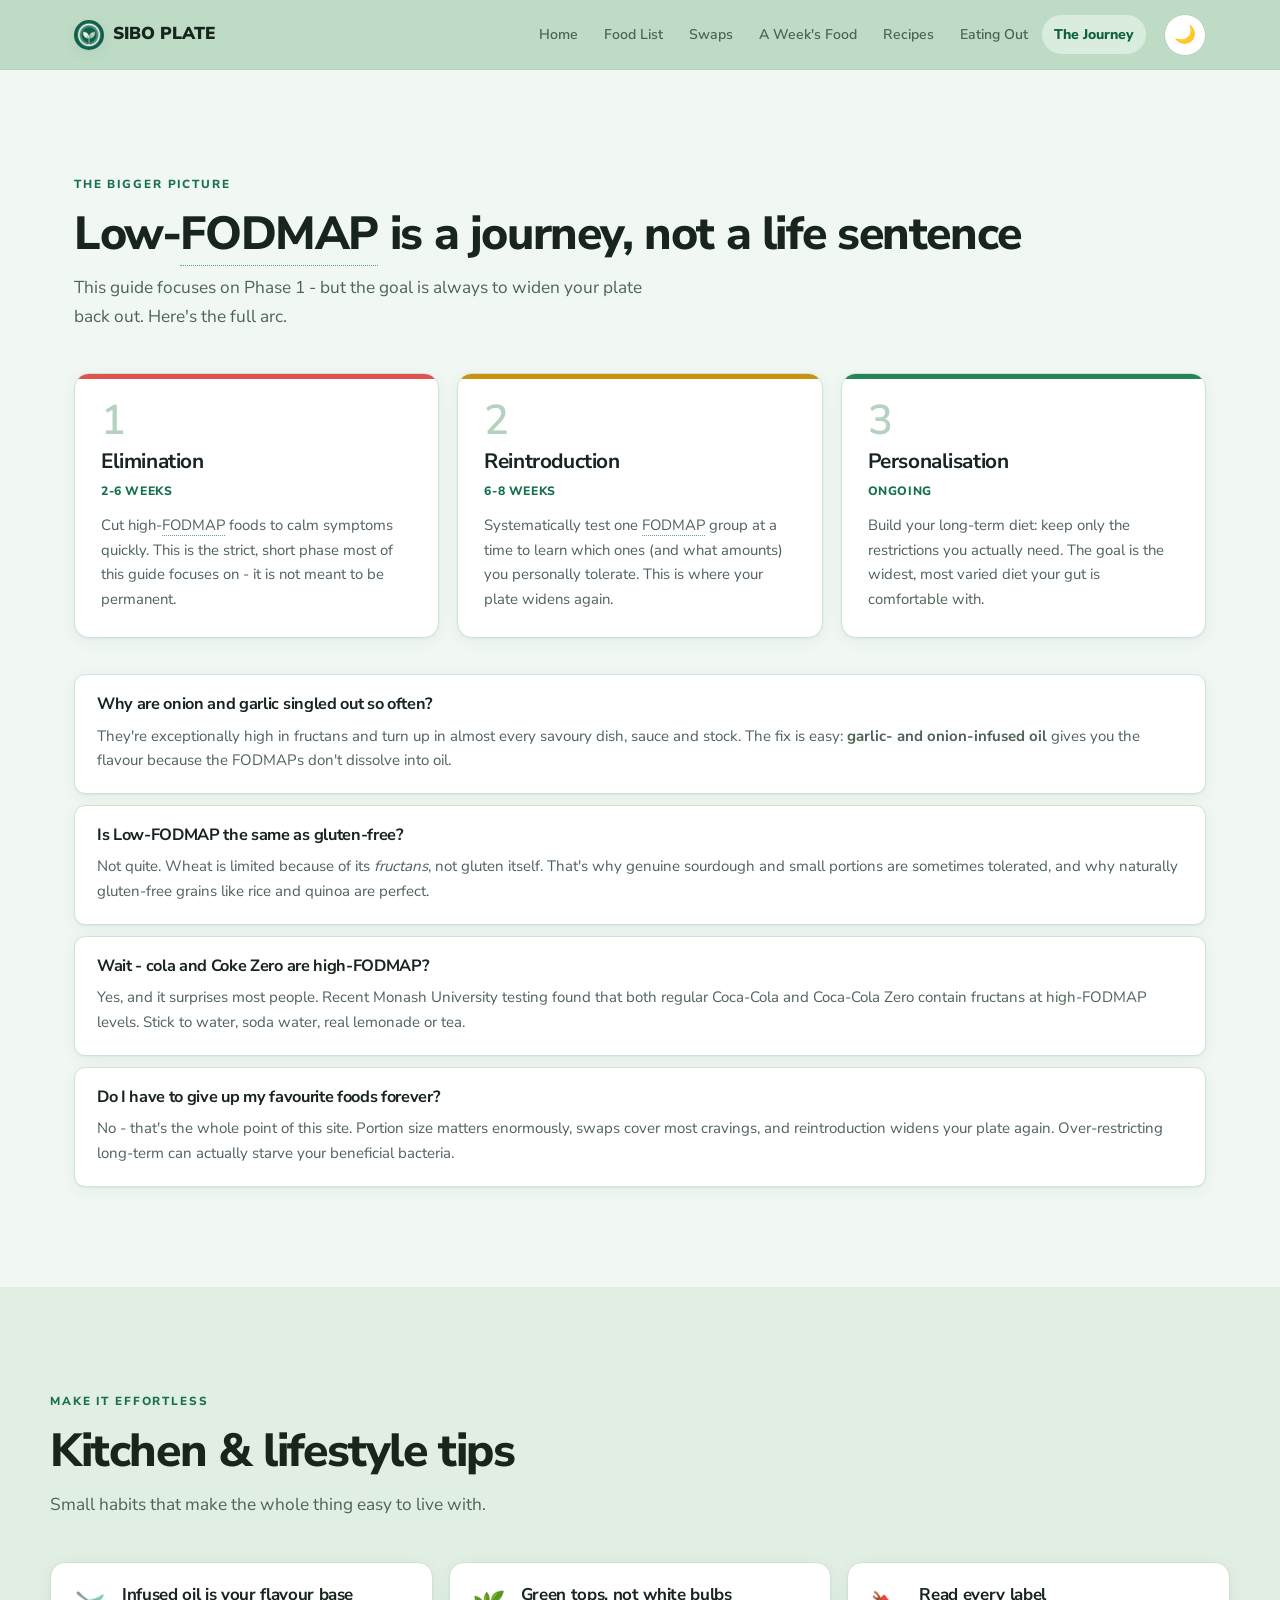
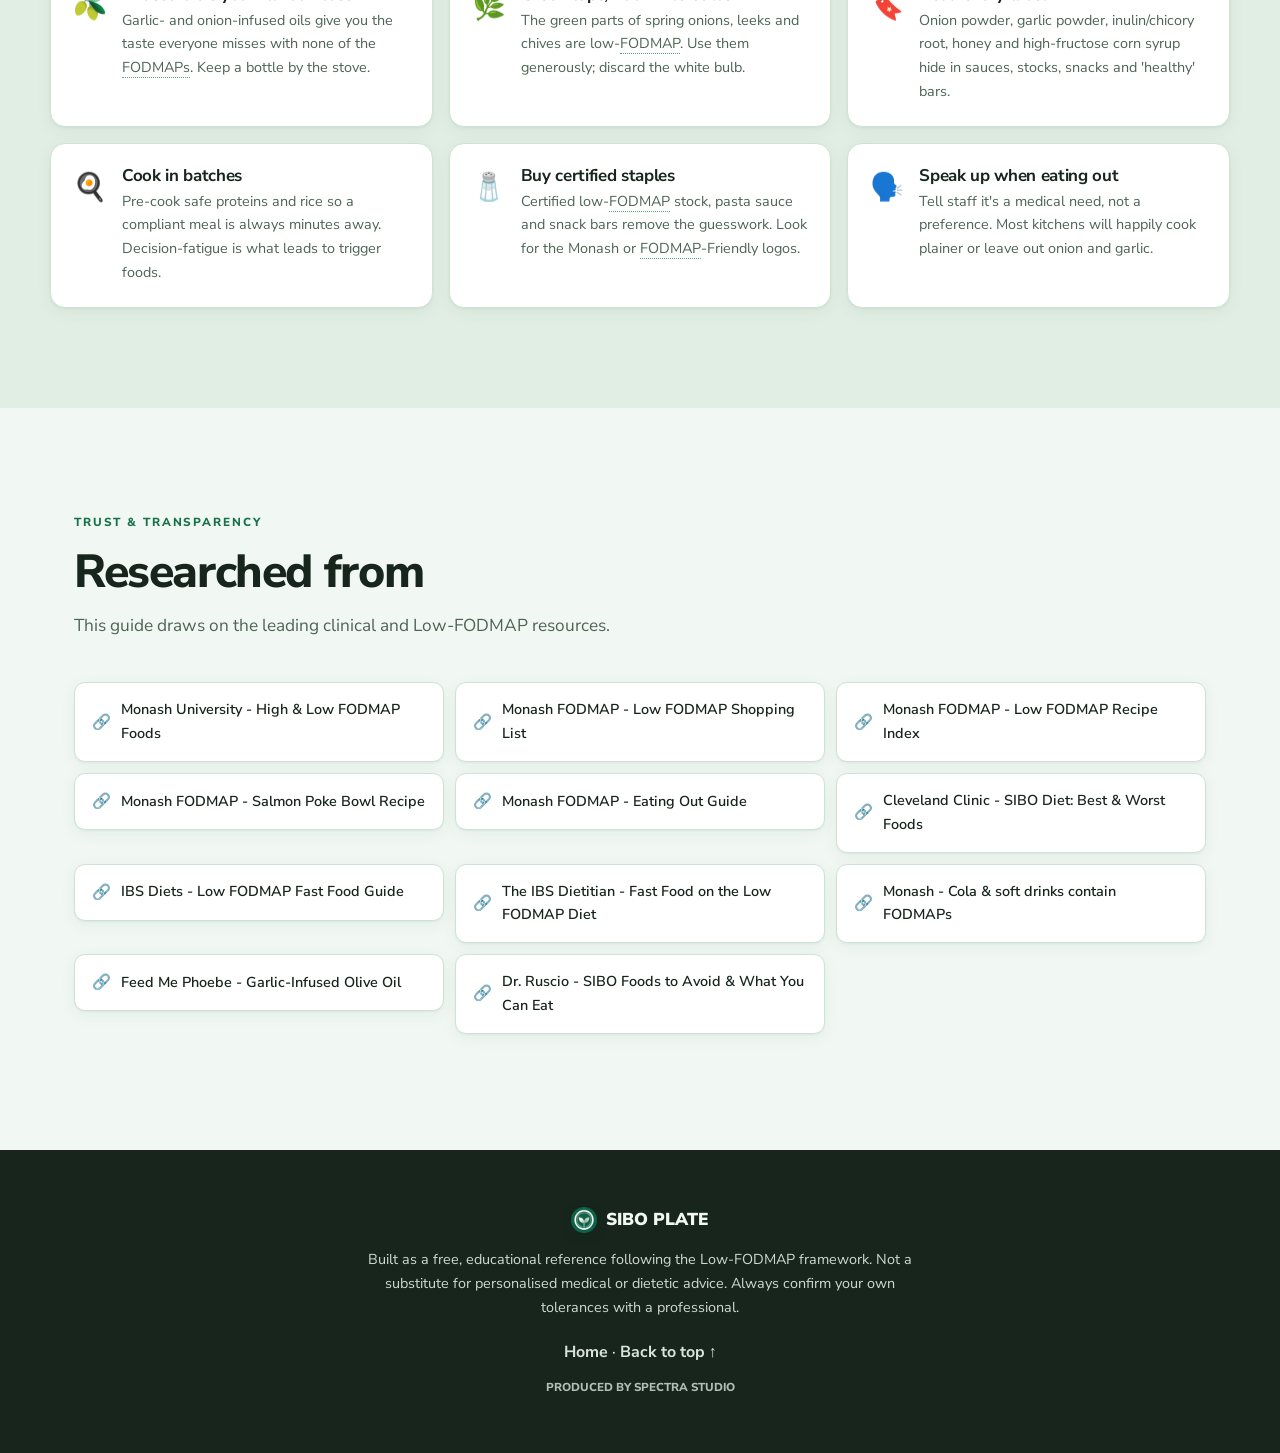
<file: journey.html>
<!DOCTYPE html>
<html lang="en">
<head>
  <meta charset="UTF-8" />
  <meta name="viewport" content="width=device-width, initial-scale=1.0" />
  <meta name="description" content="The Low-FODMAP journey for SIBO - the three phases (elimination, reintroduction, personalisation), FAQ, and kitchen tips." />
  <title>The Journey · SIBO Plate</title>

  <link rel="preload" href="fonts/nunito-sans.woff2" as="font" type="font/woff2" crossorigin />
  <link rel="stylesheet" href="css/styles.css?v=20260724-6" />
  <link rel="icon" href="assets/img/logo-v2.webp" />
</head>
<body data-page="journey">
  <main>

    <!-- ============================ THE JOURNEY (PHASES) ============================ -->
    <section id="journey" class="section">
      <div class="section-head">
        <span class="kicker">The bigger picture</span>
        <h2>Low-FODMAP is a journey, not a life sentence</h2>
        <p class="section-sub">This guide focuses on Phase 1 - but the goal is always to widen your plate back out. Here's the full arc.</p>
      </div>
      <div id="phaseTrack" class="phase-track"></div>

      <div class="faq-extra">
        <article class="faq-item">
          <h3>Why are onion and garlic singled out so often?</h3>
          <p>They're exceptionally high in fructans and turn up in almost every savoury dish, sauce and stock. The fix is easy: <strong>garlic- and onion-infused oil</strong> gives you the flavour because the FODMAPs don't dissolve into oil.</p>
        </article>
        <article class="faq-item">
          <h3>Is Low-FODMAP the same as gluten-free?</h3>
          <p>Not quite. Wheat is limited because of its <em>fructans</em>, not gluten itself. That's why genuine sourdough and small portions are sometimes tolerated, and why naturally gluten-free grains like rice and quinoa are perfect.</p>
        </article>
        <article class="faq-item">
          <h3>Wait - cola and Coke Zero are high-FODMAP?</h3>
          <p>Yes, and it surprises most people. Recent Monash University testing found that both regular Coca-Cola and Coca-Cola Zero contain fructans at high-FODMAP levels. Stick to water, soda water, real lemonade or tea.</p>
        </article>
        <article class="faq-item">
          <h3>Do I have to give up my favourite foods forever?</h3>
          <p>No - that's the whole point of this site. Portion size matters enormously, swaps cover most cravings, and reintroduction widens your plate again. Over-restricting long-term can actually starve your beneficial bacteria.</p>
        </article>
      </div>
    </section>

    <!-- ============================ TIPS ============================ -->
    <section id="tips" class="section section-alt">
      <div class="section-head">
        <span class="kicker">Make it effortless</span>
        <h2>Kitchen &amp; lifestyle tips</h2>
        <p class="section-sub">Small habits that make the whole thing easy to live with.</p>
      </div>
      <div id="tipGrid" class="tip-grid"></div>
    </section>

    <!-- ============================ SOURCES ============================ -->
    <section id="sources" class="section">
      <div class="section-head">
        <span class="kicker">Trust &amp; transparency</span>
        <h2>Researched from</h2>
        <p class="section-sub">This guide draws on the leading clinical and Low-FODMAP resources.</p>
      </div>
      <ul id="sourceList" class="source-list"></ul>
    </section>

  </main>

  <script src="js/data.js?v=20260724-1"></script>
  <script src="js/layout.js?v=20260723-8"></script>
  <script src="js/app.js?v=20260724-5"></script>
</body>
</html>
</file>
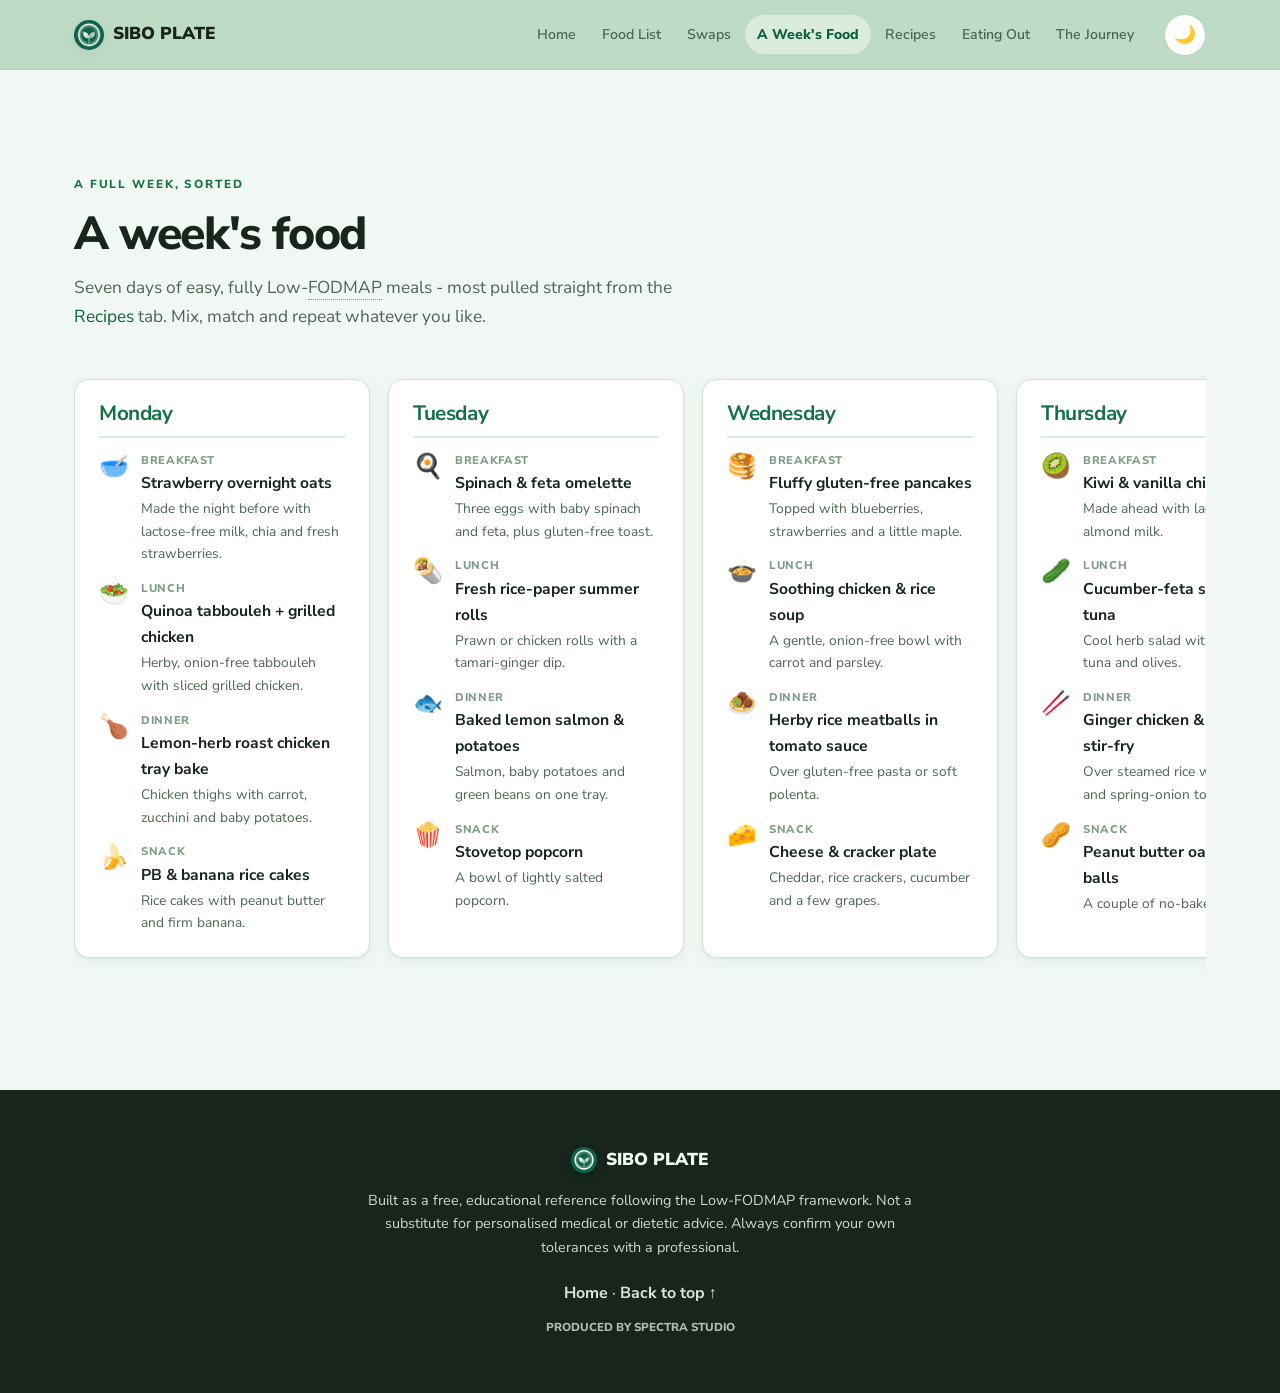
<file: meals.html>
<!DOCTYPE html>
<html lang="en">
<head>
  <meta charset="UTF-8" />
  <meta name="viewport" content="width=device-width, initial-scale=1.0" />
  <meta name="description" content="A full week of easy Low-FODMAP meals for SIBO - 7 days of breakfast, lunch, dinner and snacks, mostly drawn from the recipe collection." />
  <title>A Week's Food · SIBO Plate</title>

  <link rel="preload" href="fonts/nunito-sans.woff2" as="font" type="font/woff2" crossorigin />
  <link rel="stylesheet" href="css/styles.css?v=20260724-6" />
  <link rel="icon" href="assets/img/logo-v2.webp" />
</head>
<body data-page="meals">
  <main>
    <section id="meals" class="section">
      <div class="section-head">
        <span class="kicker">A full week, sorted</span>
        <h2>A week's food</h2>
        <p class="section-sub">Seven days of easy, fully Low-FODMAP meals - most pulled straight from the <a href="recipes.html">Recipes</a> tab. Mix, match and repeat whatever you like.</p>
      </div>
      <div id="weekPlan" class="week-track" tabindex="0" role="group" aria-label="The week, Monday to Sunday - scroll sideways to see more"></div>
    </section>
  </main>

  <script src="js/data.js?v=20260724-1"></script>
  <script src="js/layout.js?v=20260723-8"></script>
  <script src="js/app.js?v=20260724-5"></script>
</body>
</html>
</file>
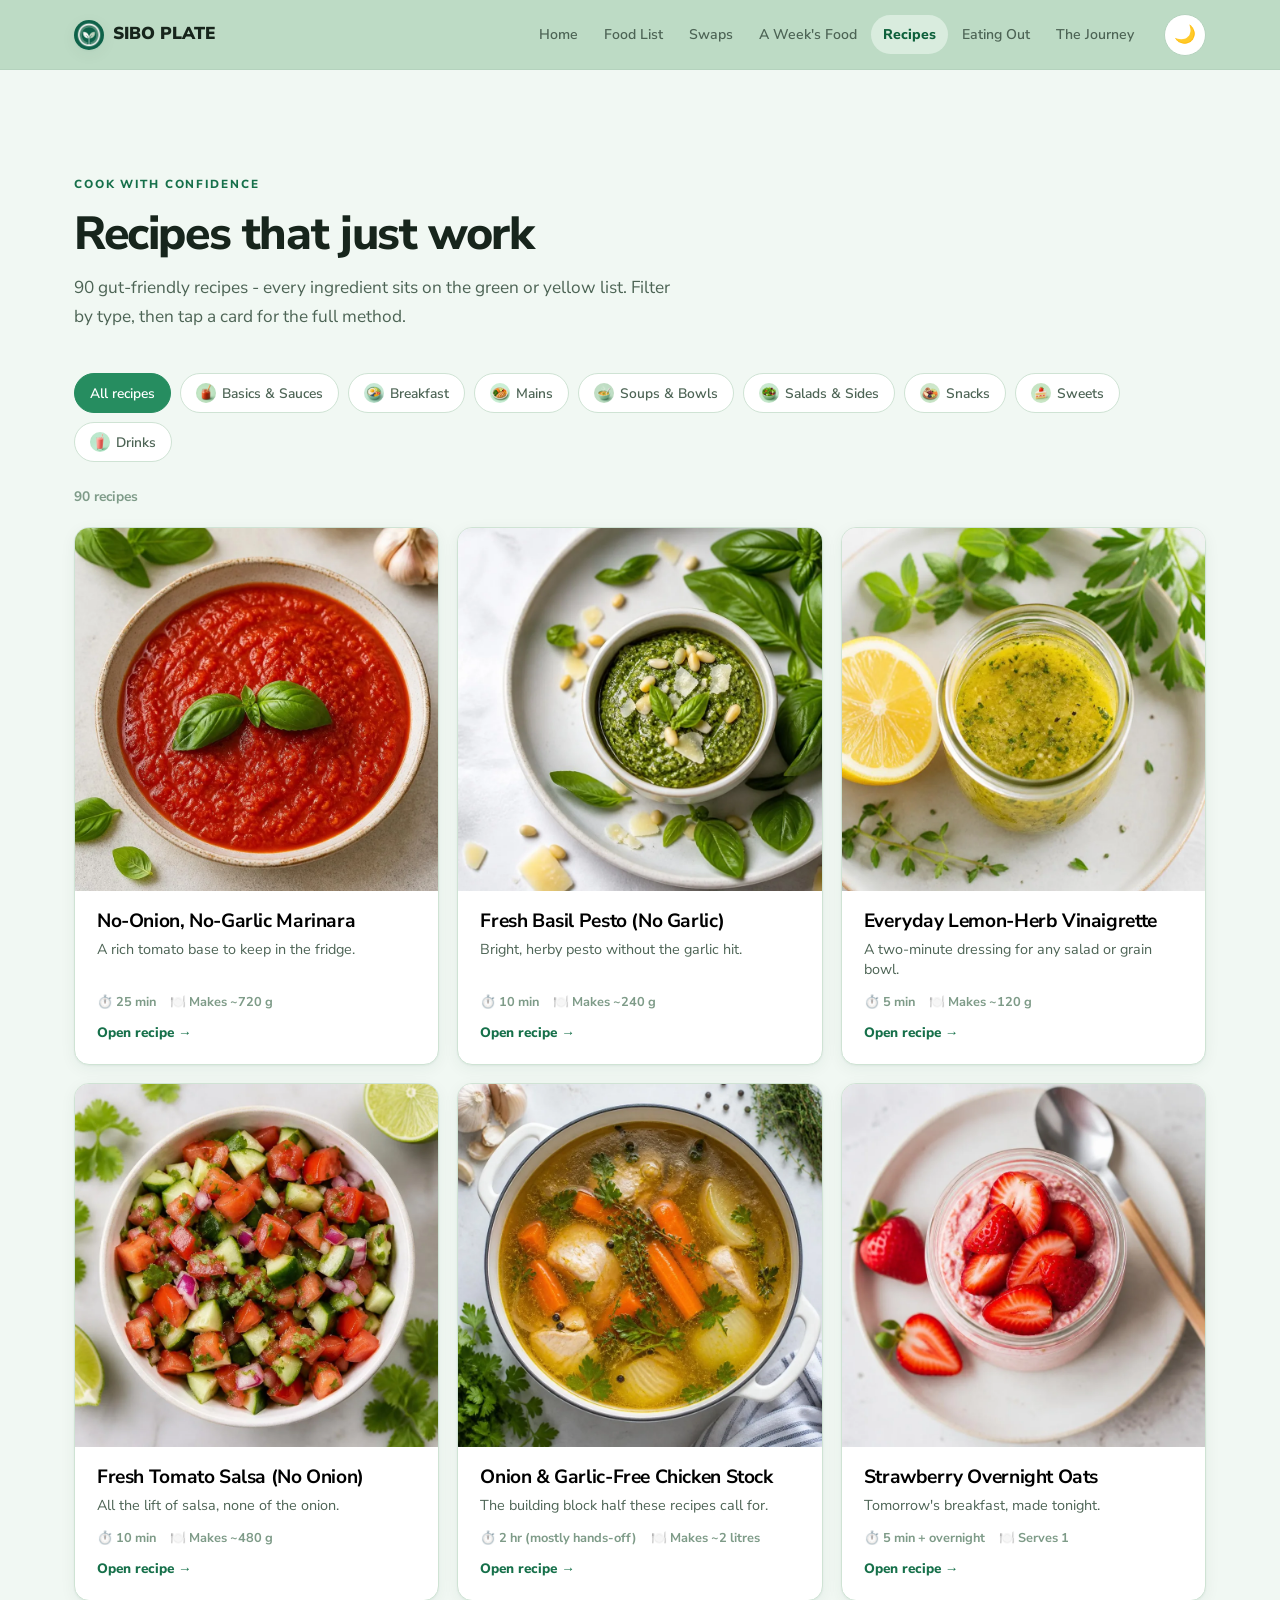
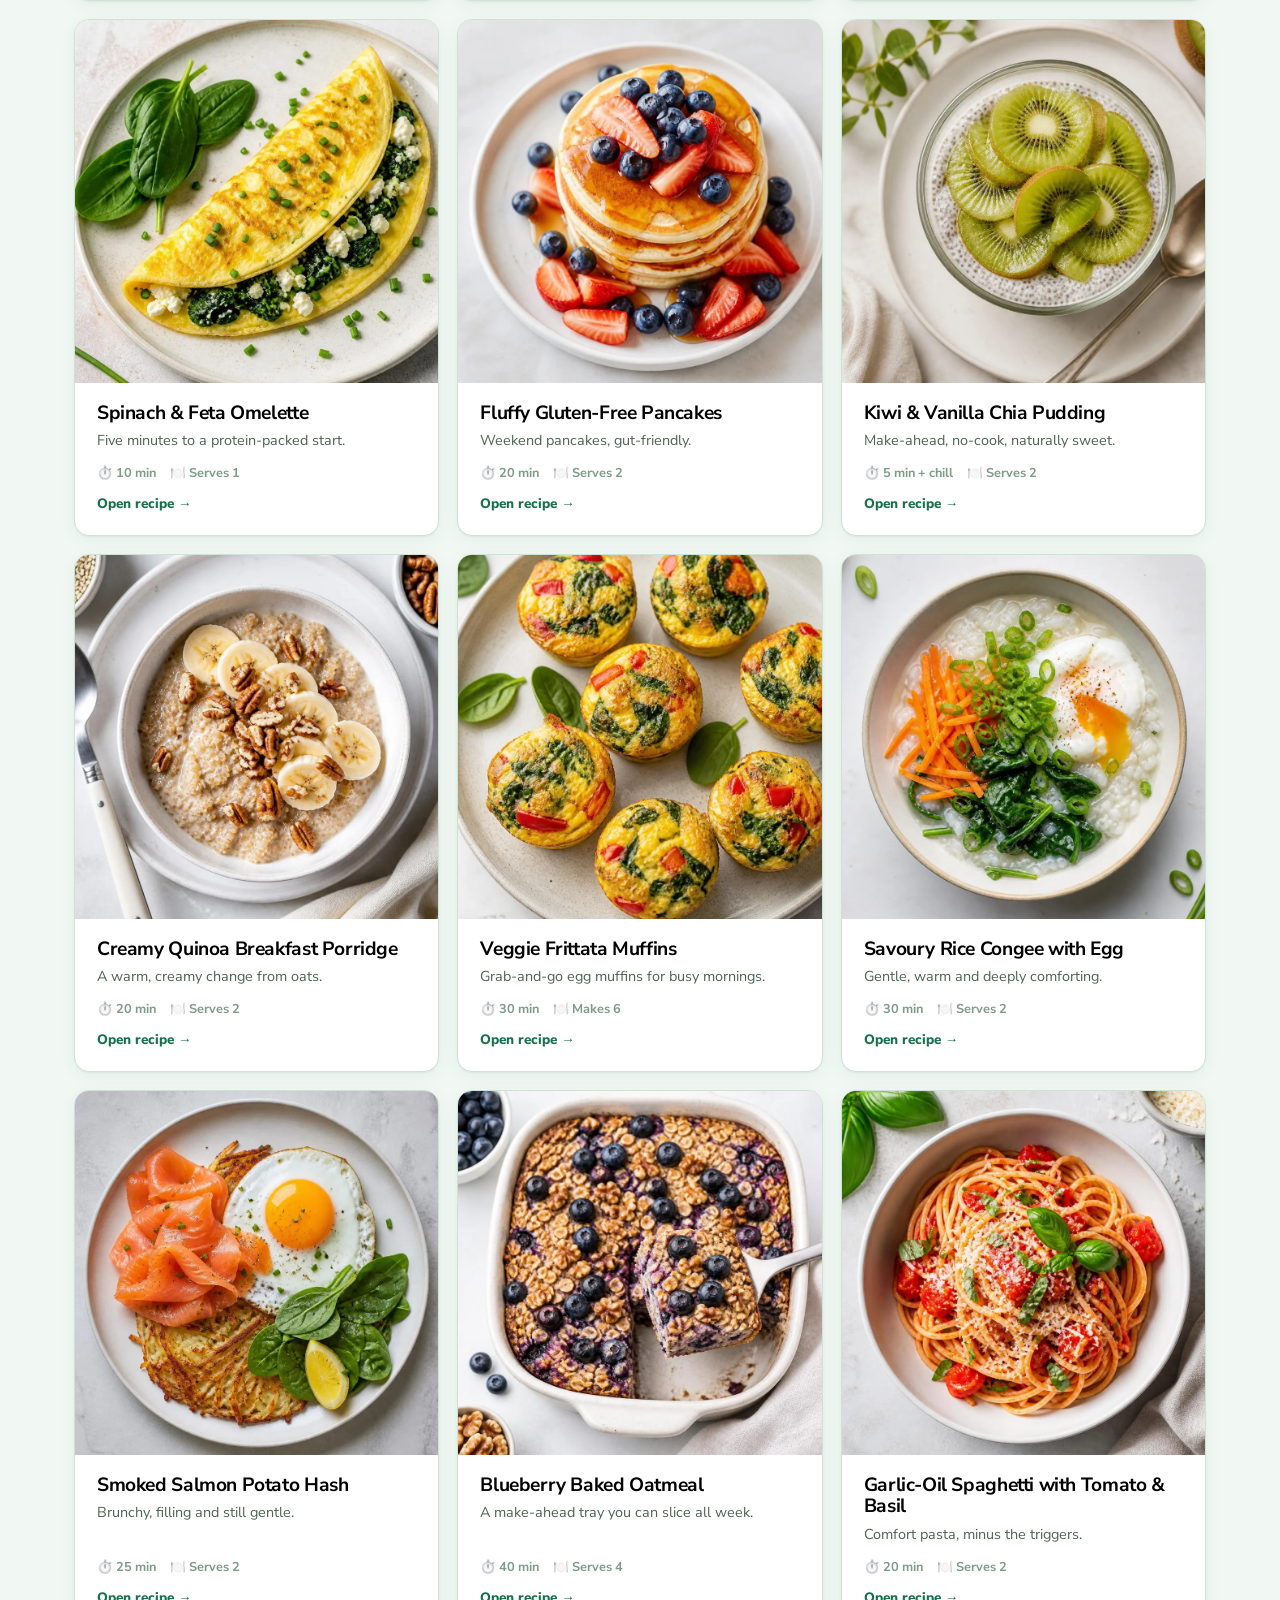
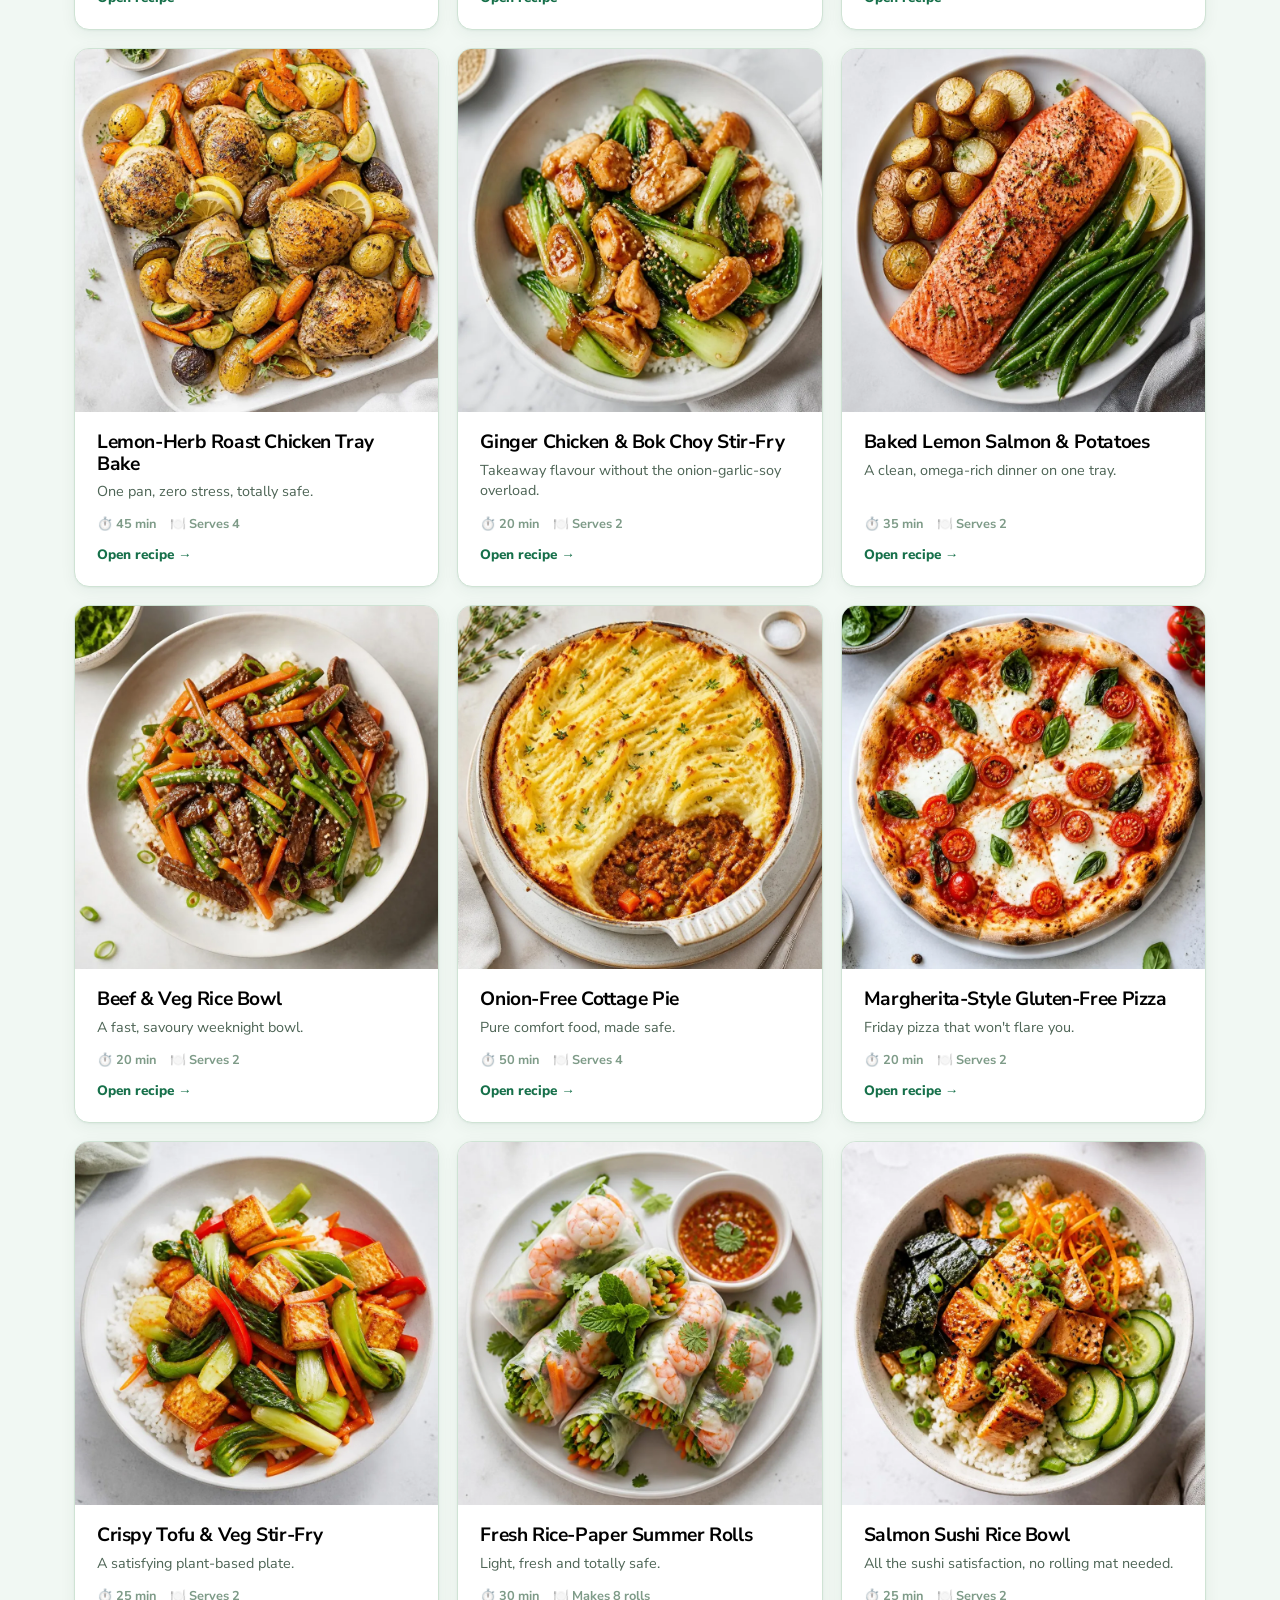
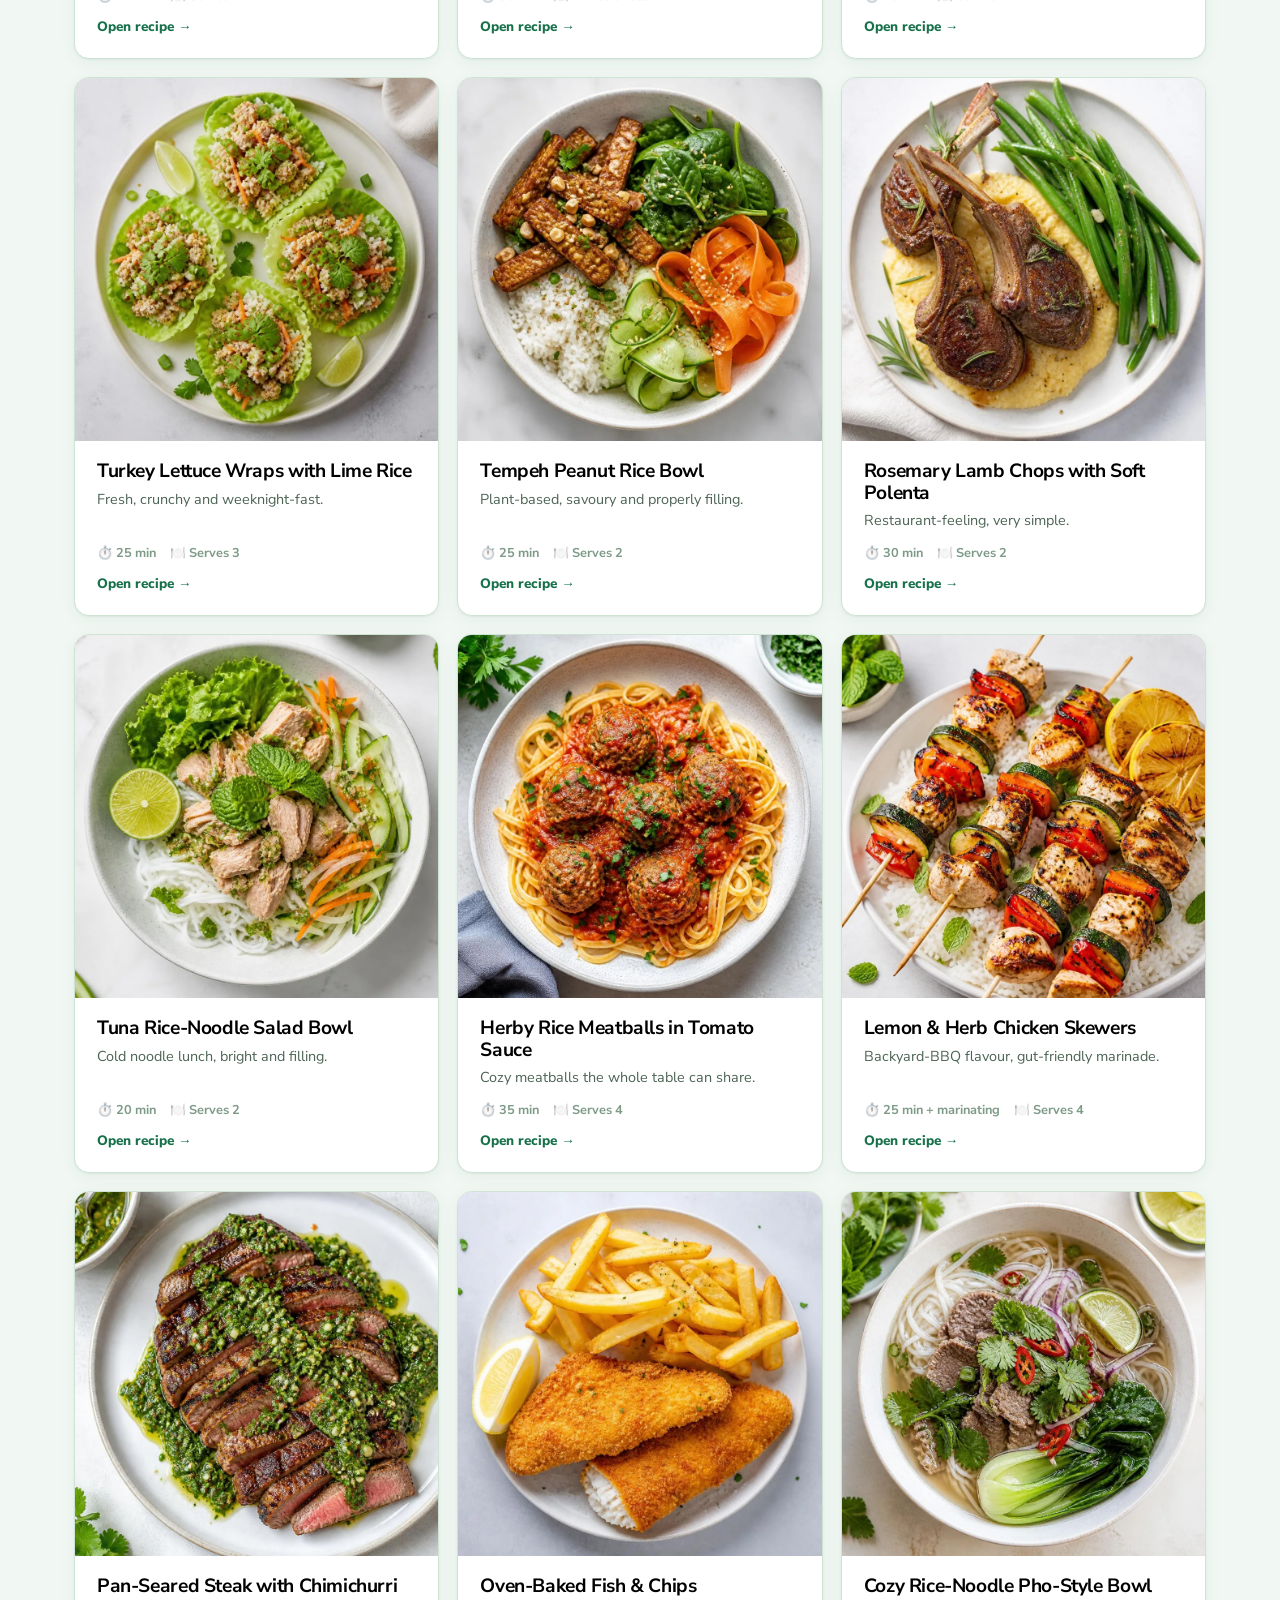
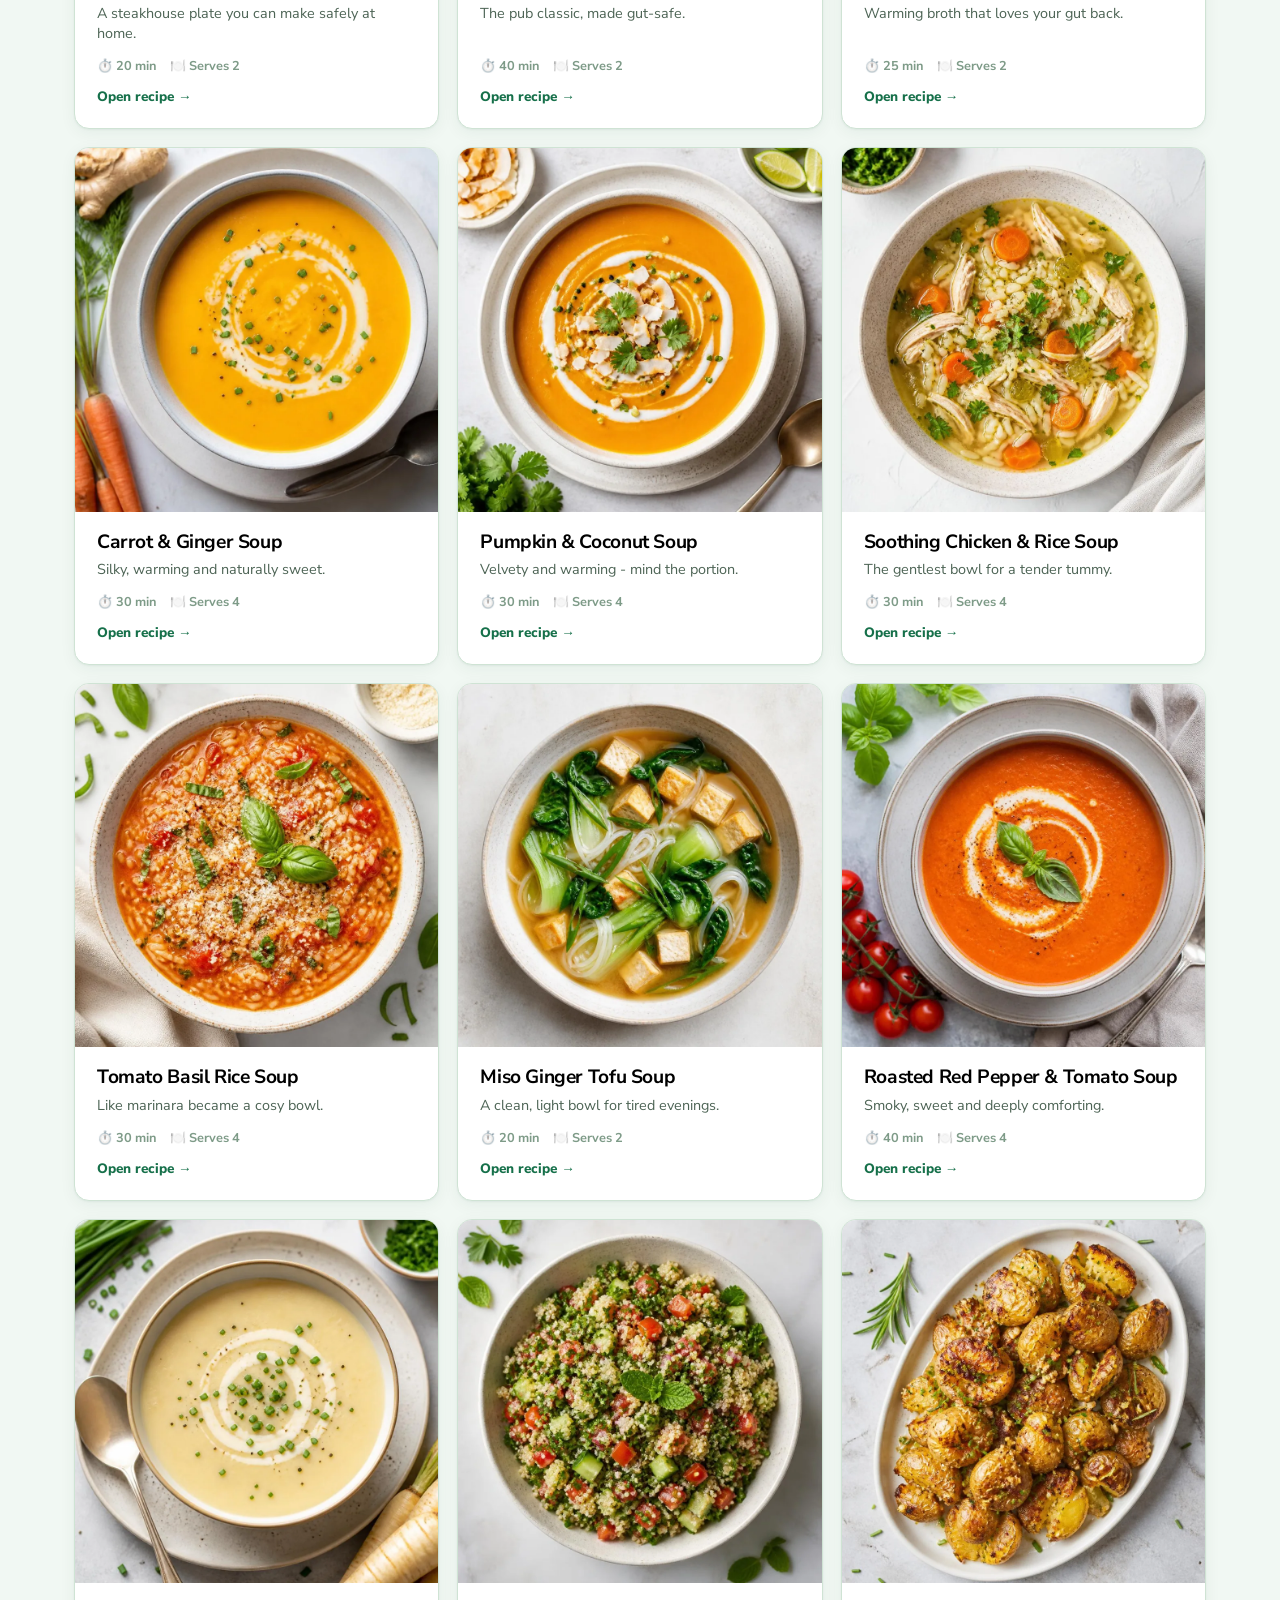
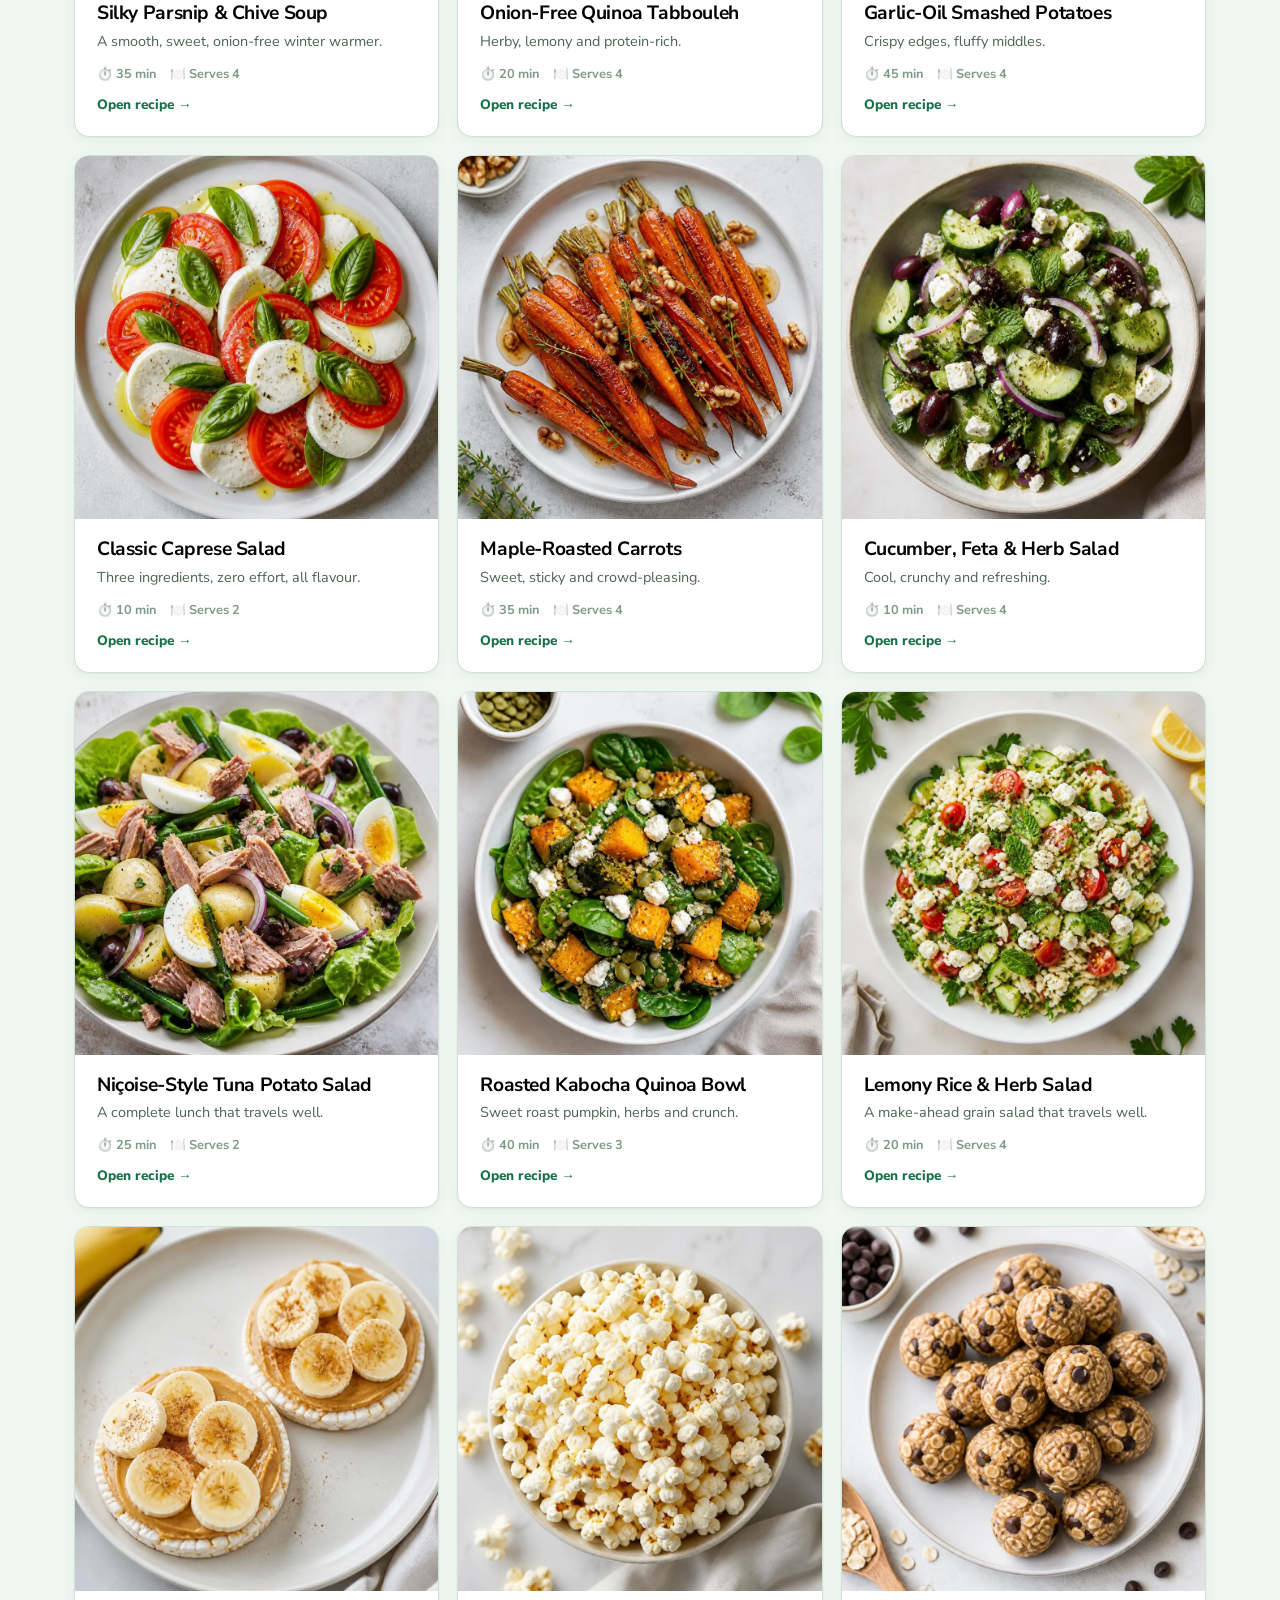
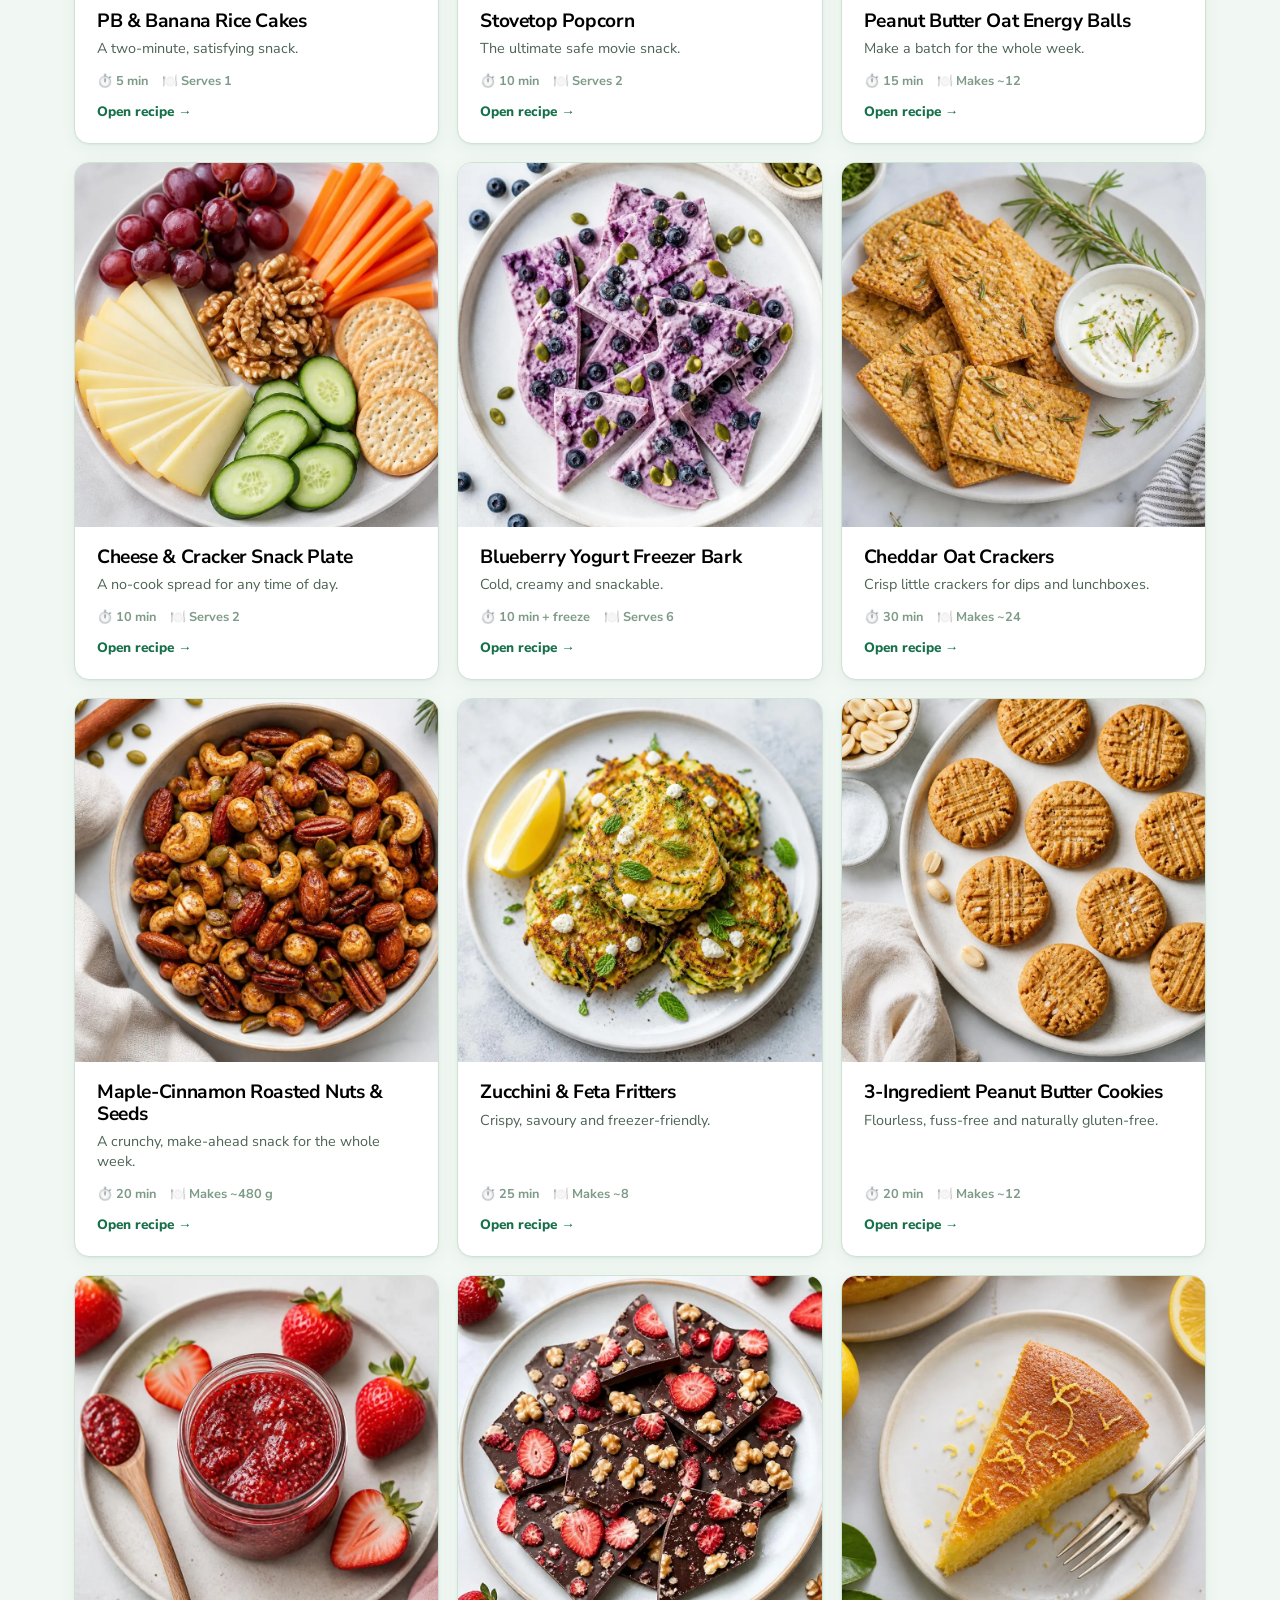
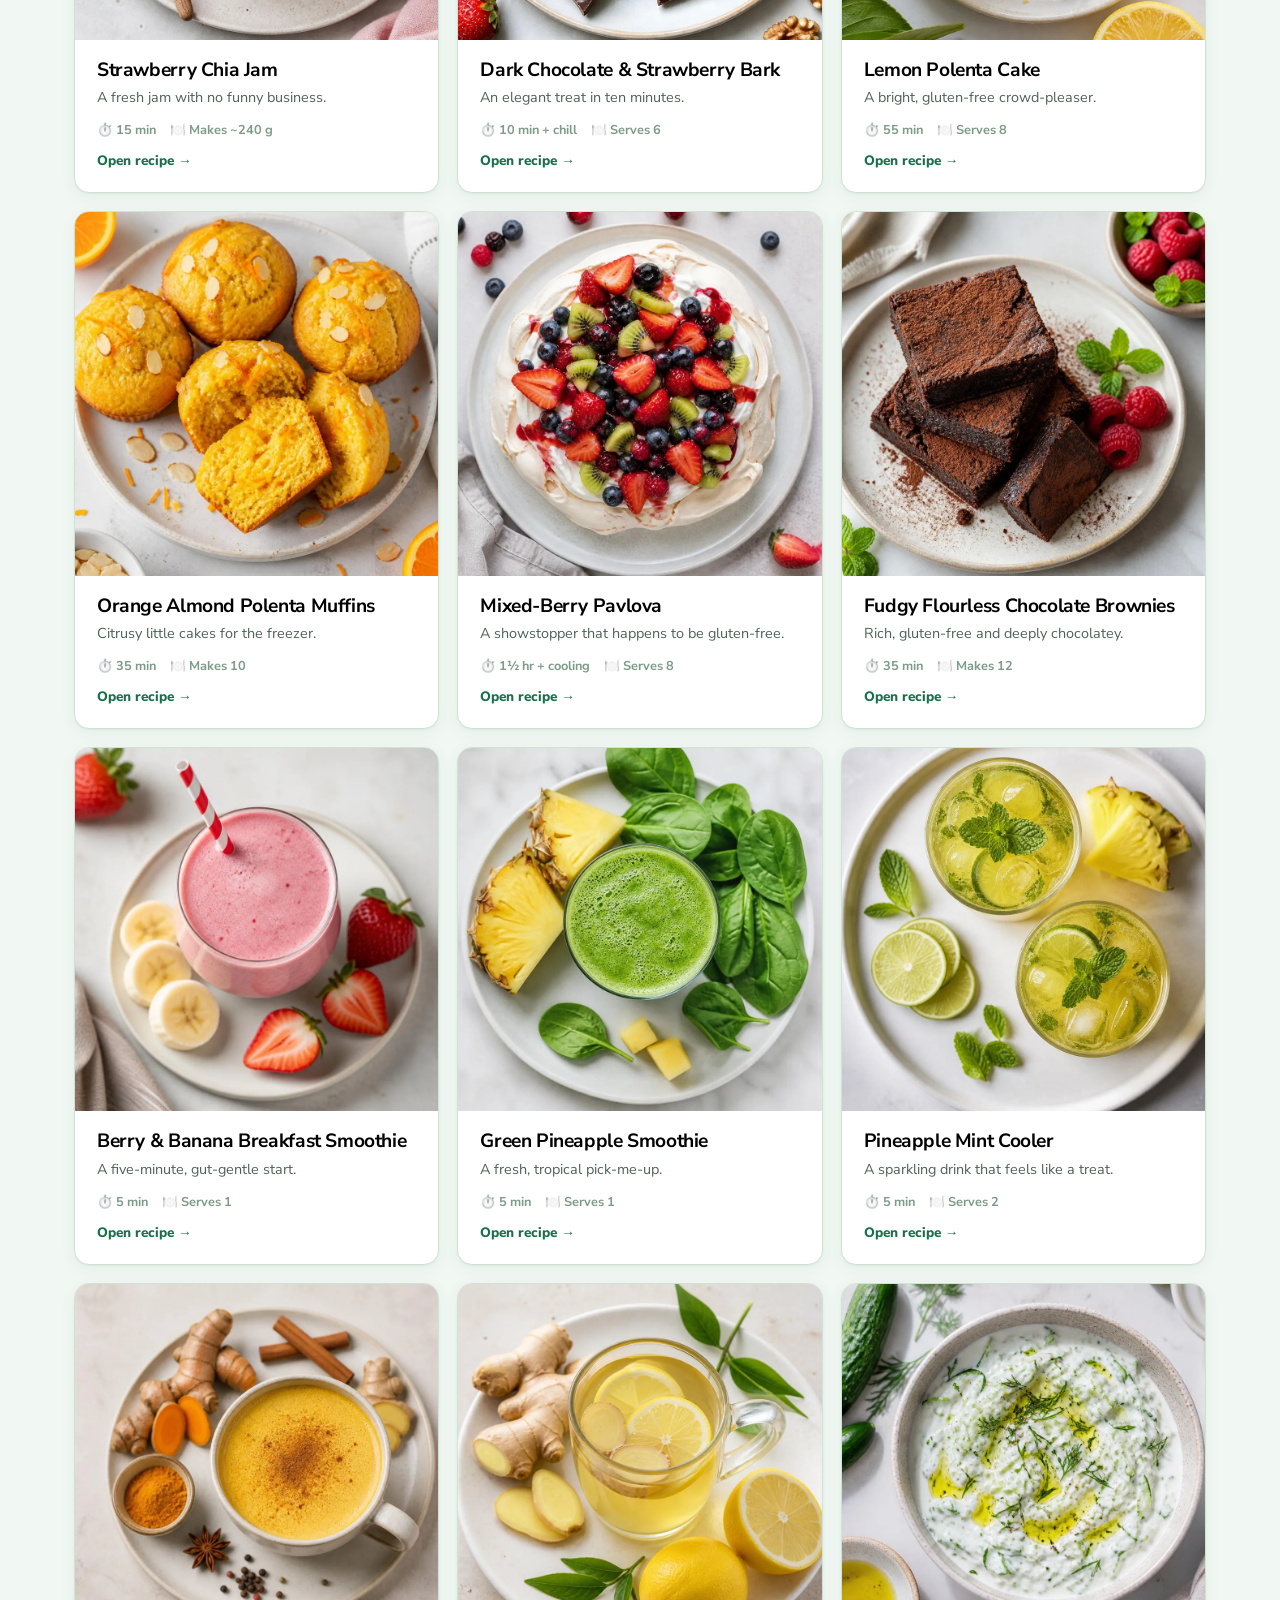
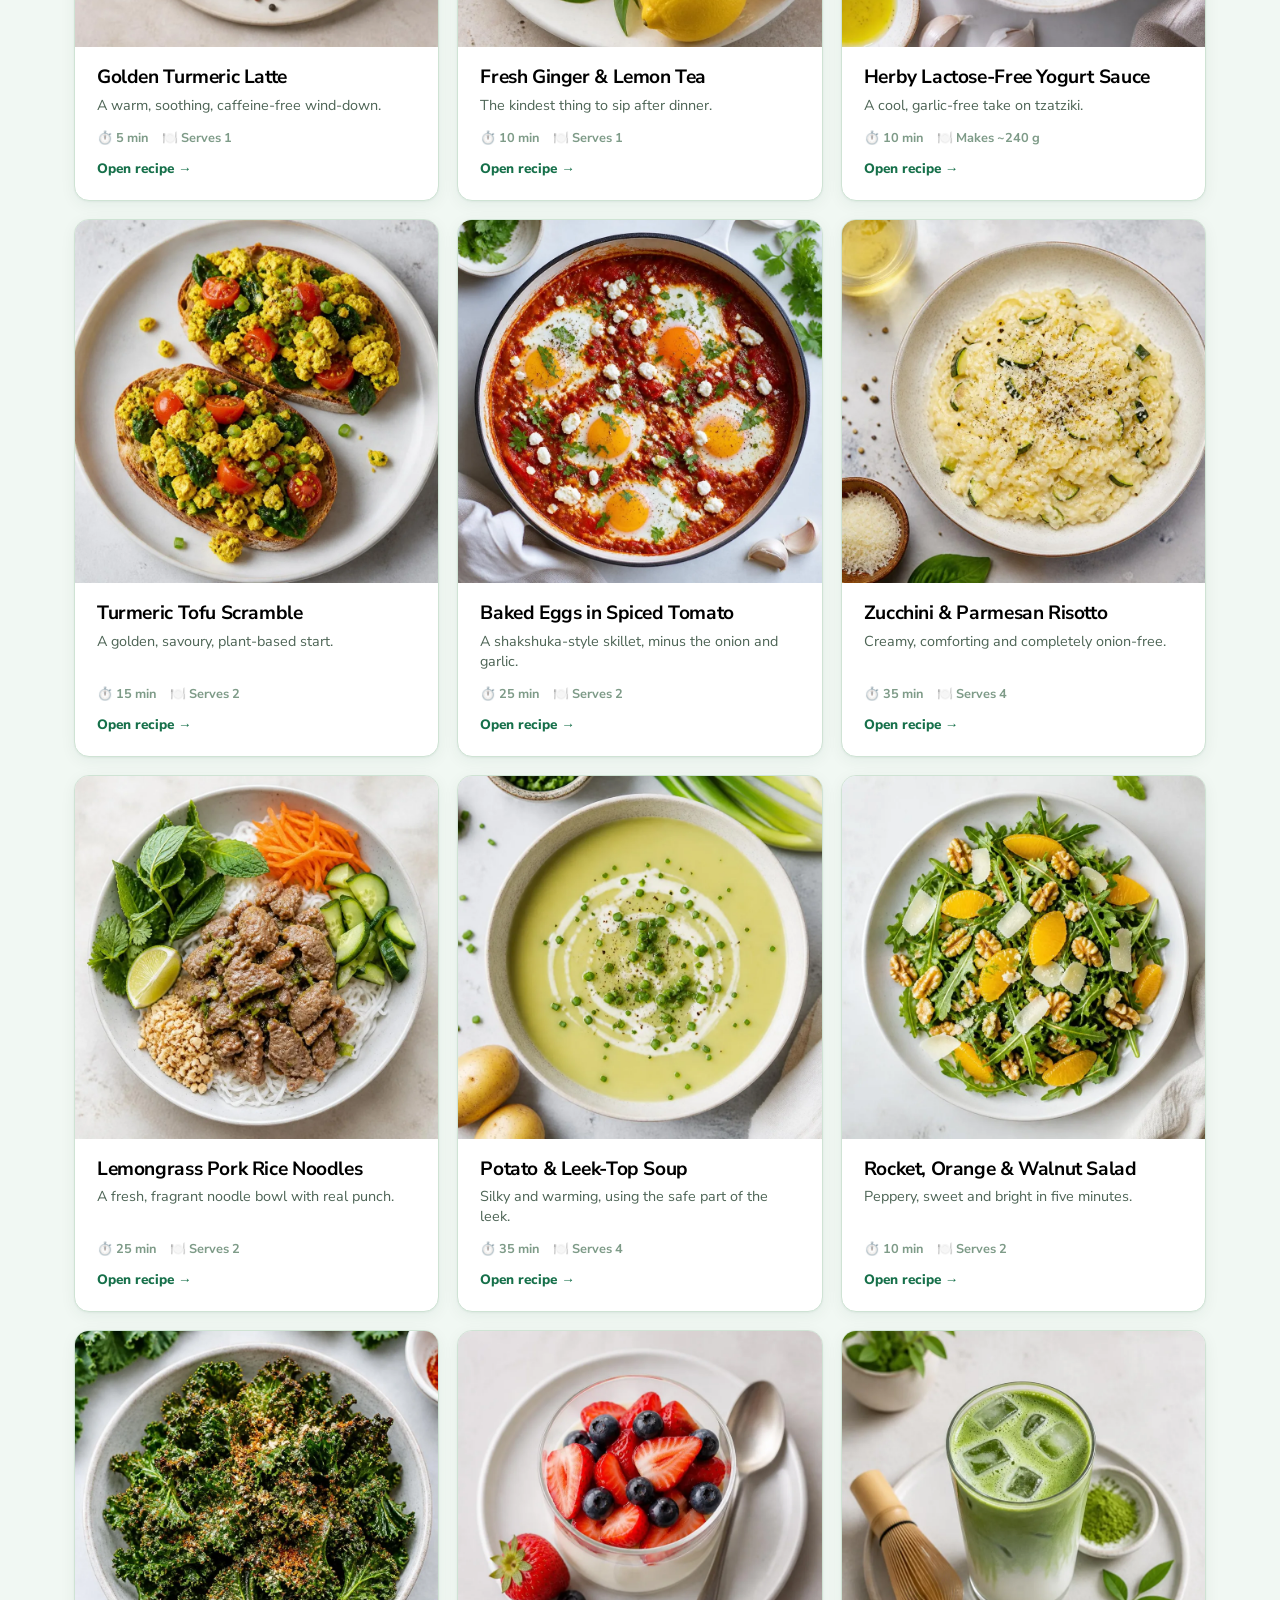
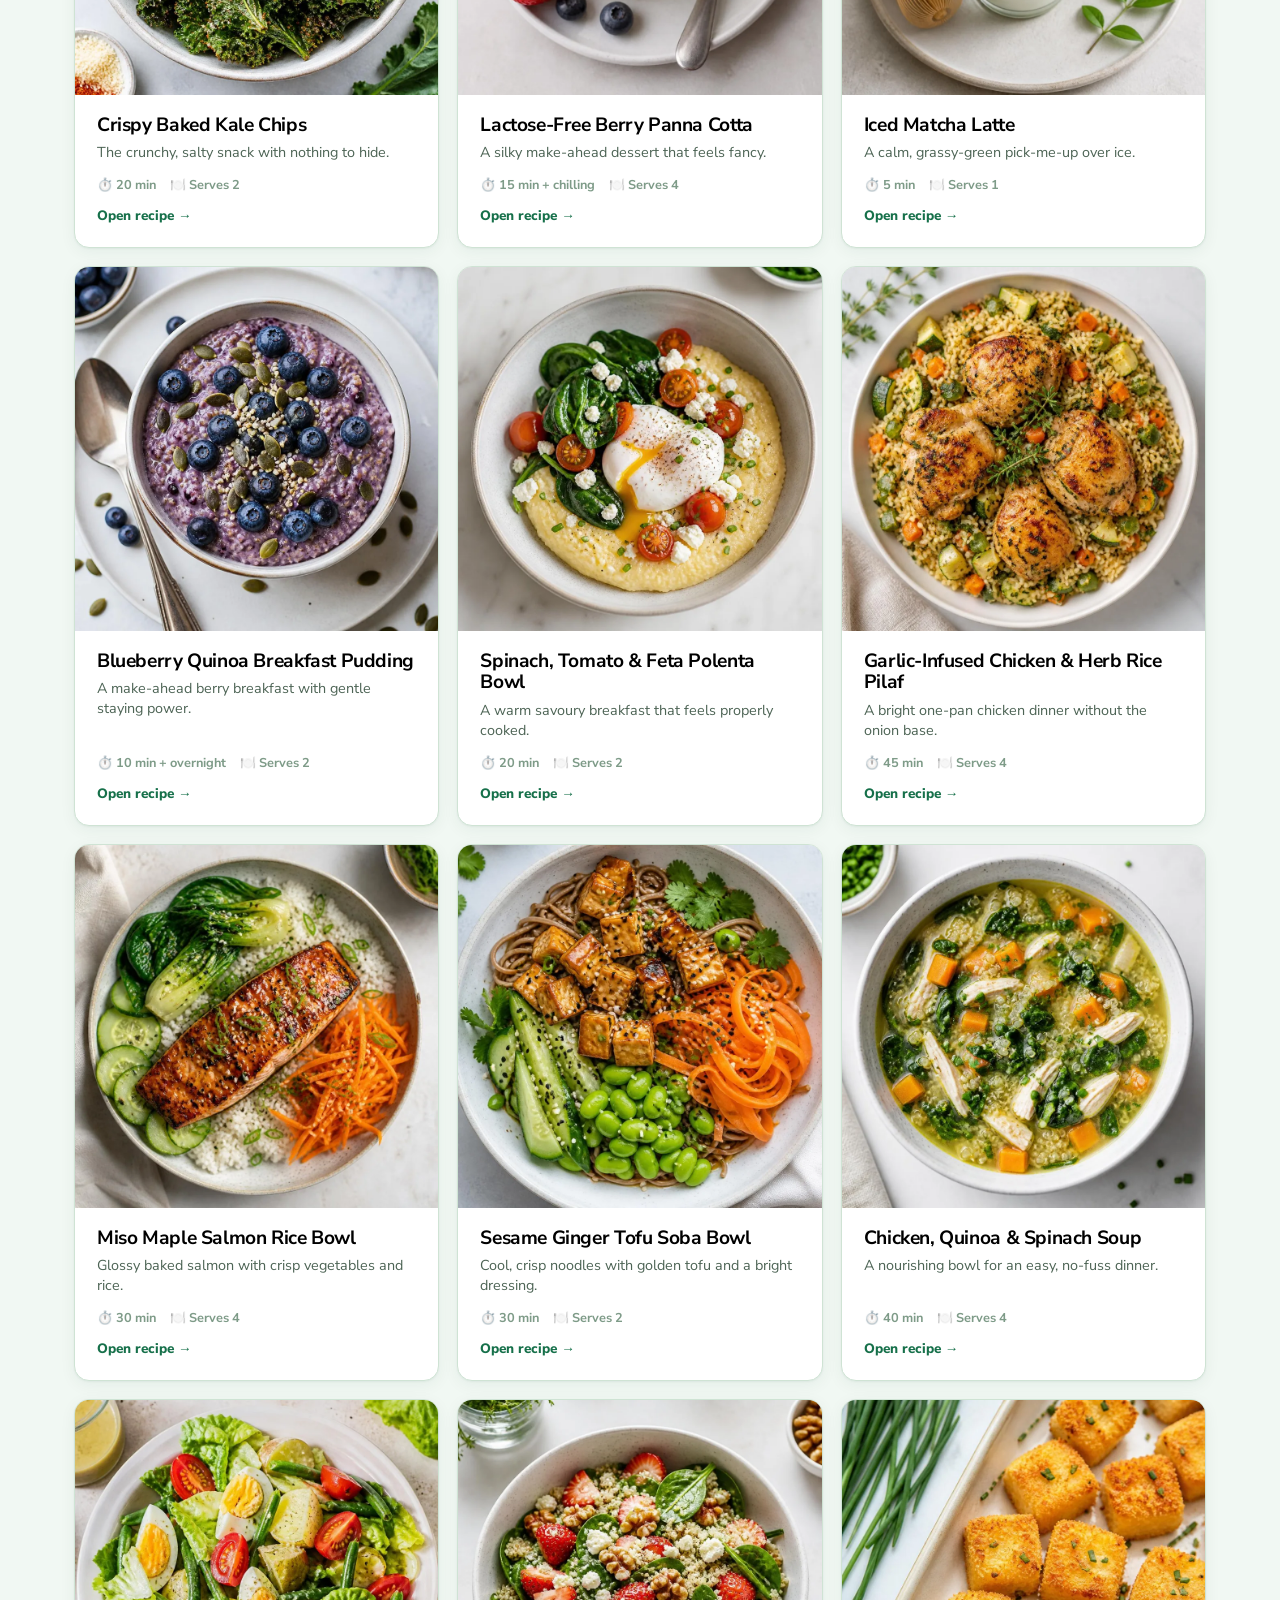
<file: recipes.html>
<!DOCTYPE html>
<html lang="en">
<head>
  <meta charset="UTF-8" />
  <meta name="viewport" content="width=device-width, initial-scale=1.0" />
  <meta name="description" content="90 gut-friendly Low-FODMAP recipes for SIBO - breakfasts, mains, soups, salads, snacks, sweets, drinks and kitchen basics, filterable by type." />
  <title>Recipes · SIBO Plate</title>

  <link rel="preload" href="fonts/nunito-sans.woff2" as="font" type="font/woff2" crossorigin />
  <link rel="stylesheet" href="css/styles.css?v=20260724-6" />
  <link rel="icon" href="assets/img/logo-v2.webp" />
</head>
<body data-page="recipes">
  <main>
    <section id="recipes" class="section">
      <div class="section-head">
        <span class="kicker">Cook with confidence</span>
        <h2>Recipes that just work</h2>
        <p class="section-sub">90 gut-friendly recipes - every ingredient sits on the green or yellow list. Filter by type, then tap a card for the full method.</p>
      </div>

      <div id="recipeFilters" class="cat-filters" role="group" aria-label="Filter recipes by type"></div>
      <p id="recipeCount" class="result-count" aria-live="polite"></p>
      <div id="recipeGrid" class="recipe-grid"></div>
    </section>
  </main>

  <!-- ============================ RECIPE MODAL ============================ -->
  <div id="recipeModal" class="modal" hidden>
    <div class="modal-backdrop" data-close></div>
    <div class="modal-card" role="dialog" aria-modal="true" aria-labelledby="modalTitle">
      <button class="modal-close" data-close aria-label="Close recipe">×</button>
      <div id="modalBody"></div>
    </div>
  </div>

  <script src="js/data.js?v=20260724-1"></script>
  <script src="js/layout.js?v=20260723-8"></script>
  <script src="js/app.js?v=20260724-5"></script>
</body>
</html>
</file>
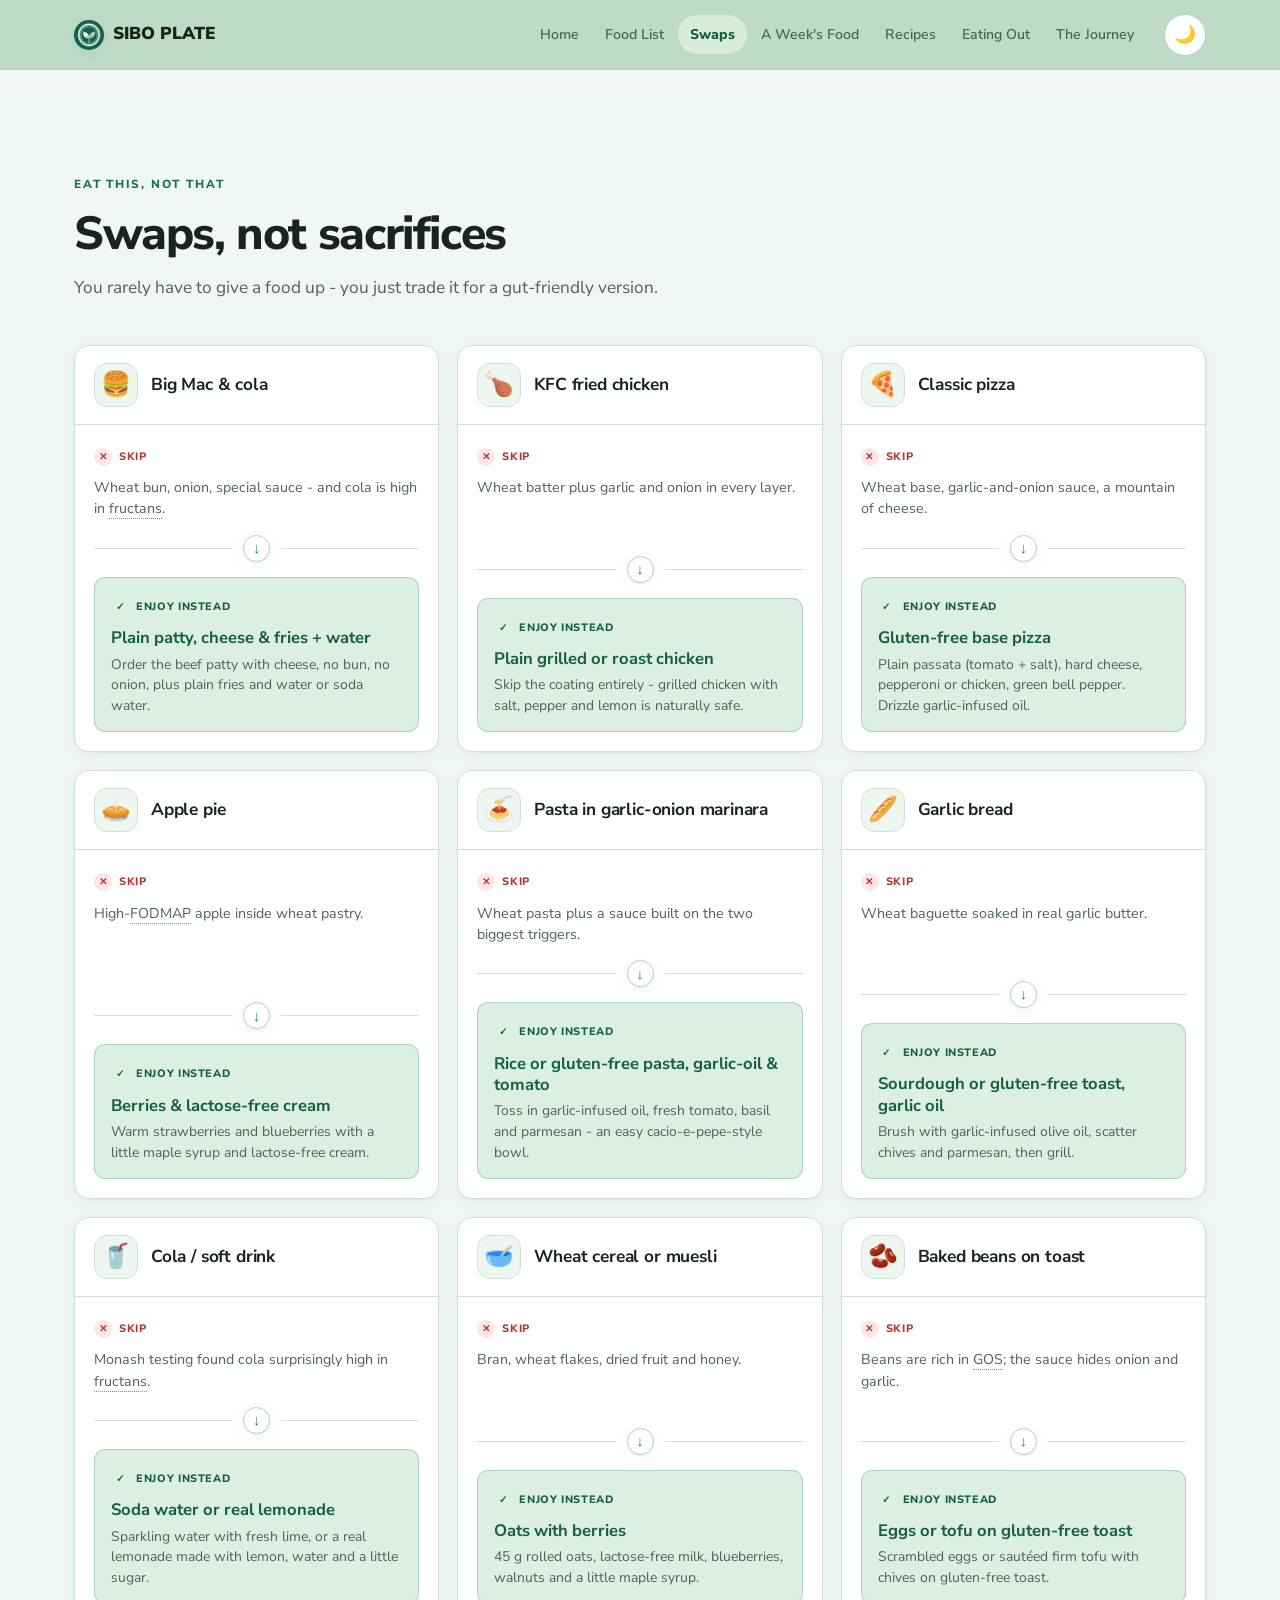
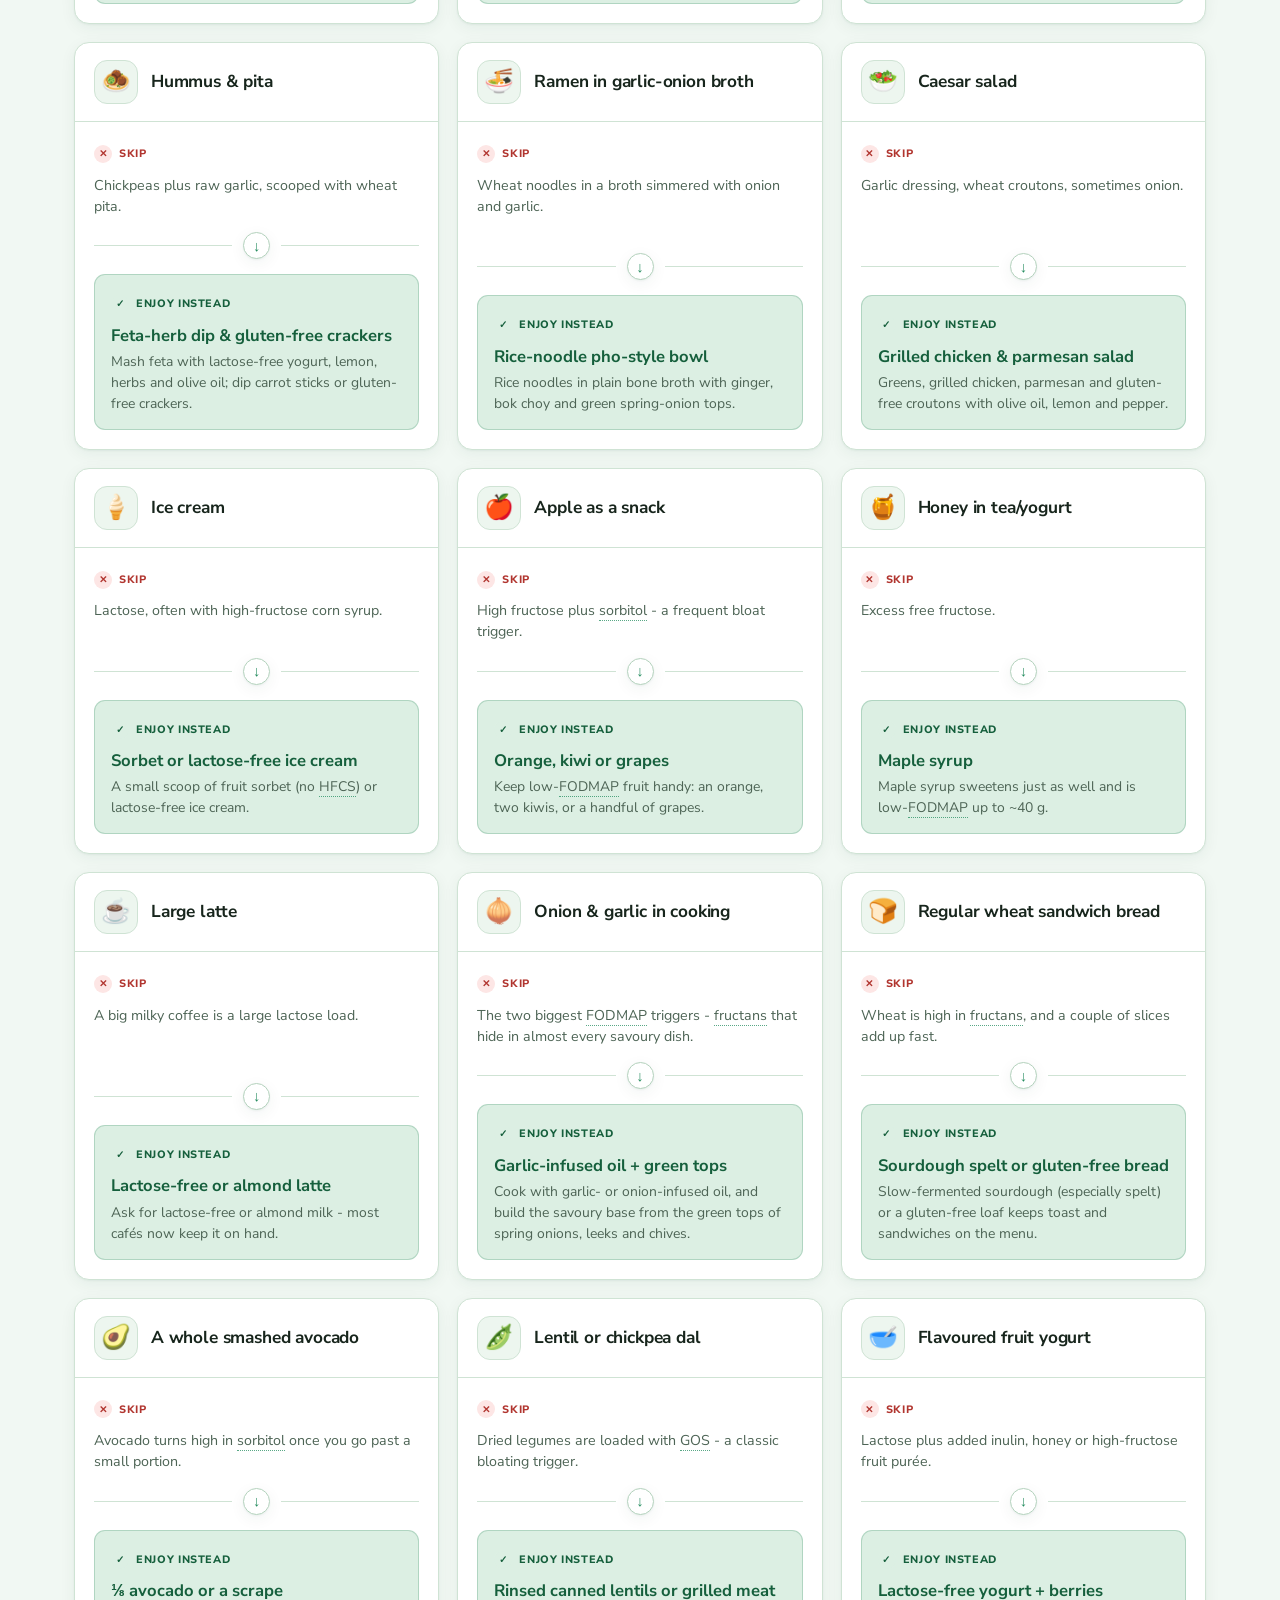
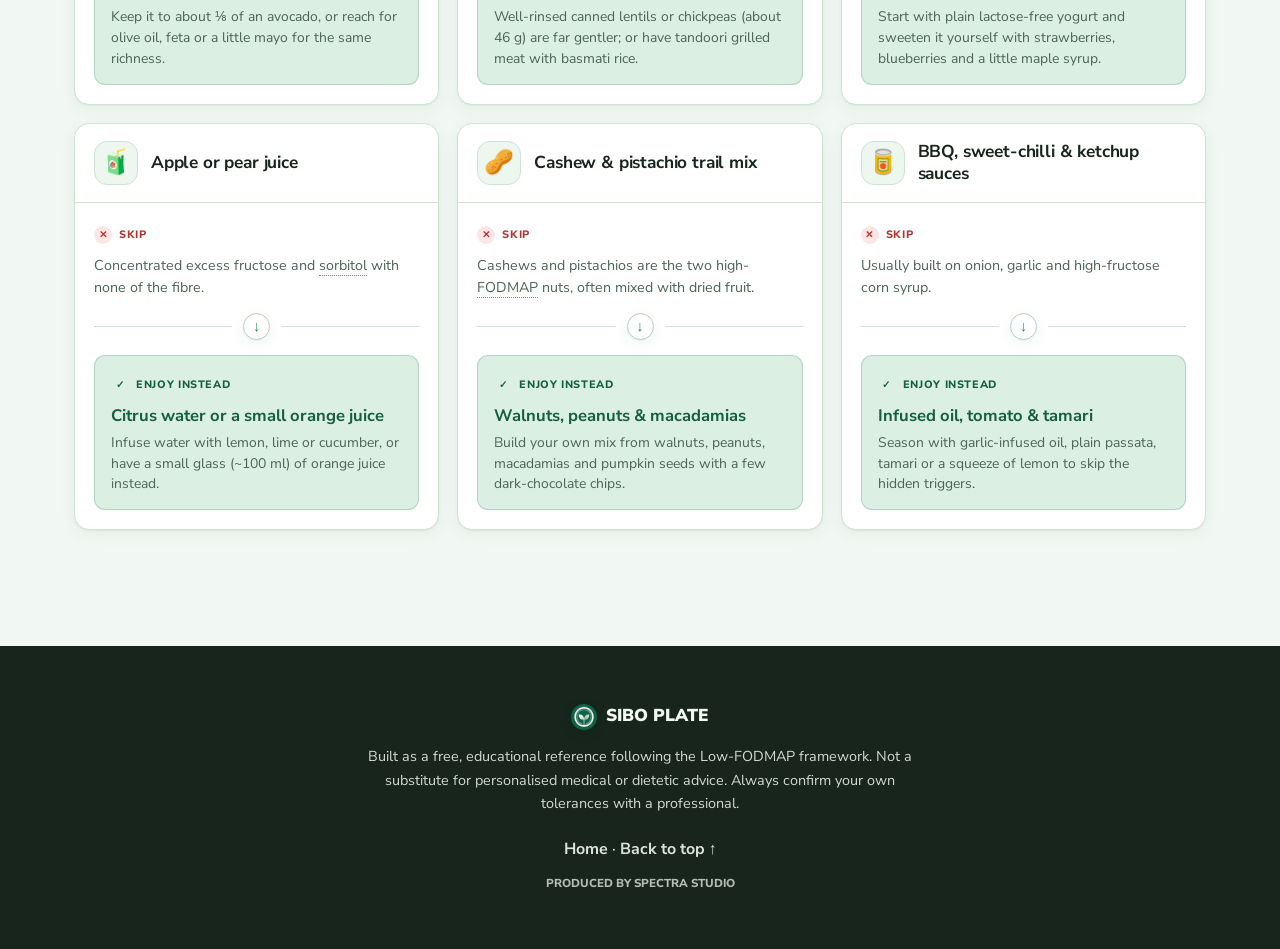
<file: swaps.html>
<!DOCTYPE html>
<html lang="en">
<head>
  <meta charset="UTF-8" />
  <meta name="viewport" content="width=device-width, initial-scale=1.0" />
  <meta name="description" content="Low-FODMAP food swaps for SIBO - 'eat this, not that' trades for pizza, Big Mac, cola, KFC, pasta, ice cream and more." />
  <title>Swaps · SIBO Plate</title>

  <link rel="preload" href="fonts/nunito-sans.woff2" as="font" type="font/woff2" crossorigin />
  <link rel="stylesheet" href="css/styles.css?v=20260724-6" />
  <link rel="icon" href="assets/img/logo-v2.webp" />
</head>
<body data-page="swaps">
  <main>
    <section id="swaps" class="section">
      <div class="section-head">
        <span class="kicker">Eat this, not that</span>
        <h2>Swaps, not sacrifices</h2>
        <p class="section-sub">You rarely have to give a food up - you just trade it for a gut-friendly version.</p>
      </div>
      <div id="swapGrid" class="swap-grid"></div>
    </section>
  </main>

  <script src="js/data.js?v=20260724-1"></script>
  <script src="js/layout.js?v=20260723-8"></script>
  <script src="js/app.js?v=20260724-5"></script>
</body>
</html>
</file>
<file: css/styles.css>
/* =========================================================================
   SIBO Plate - Stylesheet  ·  "Fresh Green · Modern Wellbeing"
   Self-contained: self-hosted variable font (Nunito Sans), no external CDNs.
   ========================================================================= */

/* ----------------------------- Fonts ----------------------------- */
@font-face {
  font-family: "Nunito Sans";
  src: url("../fonts/nunito-sans.woff2") format("woff2");
  font-weight: 200 900;
  font-style: normal;
  font-display: swap;
}

/* ----------------------------- Design tokens ----------------------------- */
:root {
  /* Fresh green surfaces (light) */
  --bg:            #f1f8f3;
  --bg-alt:        #e1eee4;
  --surface:       #ffffff;
  --surface-2:     #edf6ef;
  --header-bg:     #b7d7c0;
  --ink:           #17251c;
  --ink-soft:      #4d6455;
  --ink-faint:     #7e9b88;
  --border:        #cfe3d4;
  --border-strong: #b4d2bd;

  /* Primary = fresh emerald */
  --primary:       #177a50;
  --primary-deep:  #0d603b;
  --primary-soft:  #d9ecde;

  /* Accent = vivid mint-emerald (CTAs / highlights) */
  --accent:        #268d60;
  --accent-deep:   #16704a;
  --accent-soft:   #d8efe0;

  /* Traffic lights (clean, accessible) */
  --green:         #238454;  --green-bg: #dcefe3;  --green-ink: #155f3c;
  --yellow:        #c8920c;  --yellow-bg:#fbf0d2;  --yellow-ink:#855f08;
  --red:           #e0524e;  --red-bg:   #fde6e5;  --red-ink:   #b1352f;

  /* Shape + depth */
  --radius:        15px;
  --radius-sm:     11px;
  --radius-lg:     22px;
  --shadow-sm:     0 1px 2px rgba(19,73,50,.05), 0 4px 16px rgba(19,73,50,.06);
  --shadow-md:     0 8px 26px rgba(15,82,55,.09), 0 18px 44px rgba(15,82,55,.07);
  --shadow-lg:     0 28px 70px rgba(11,62,42,.18);

  --maxw:          1180px;
  --header-h:      70px;

  /* --serif kept as the variable name, now a clean sans for a modern look */
  --serif: "Nunito Sans", -apple-system, BlinkMacSystemFont, "Segoe UI", Roboto, sans-serif;
  --sans:  "Nunito Sans", -apple-system, BlinkMacSystemFont, "Segoe UI", Roboto, sans-serif;
  --ease:  cubic-bezier(.4, 0, .2, 1);
}

[data-theme="dark"] {
  --bg:            #0e1613;
  --bg-alt:        #0a1210;
  --surface:       #16211c;
  --surface-2:     #1d2a24;
  --header-bg:     #070d0b;
  --ink:           #e9f2ec;
  --ink-soft:      #a6bbb0;
  --ink-faint:     #74907f;
  --border:        #25342c;
  --border-strong: #324339;

  --primary:       #34d399;
  --primary-deep:  #6ee7b7;
  --primary-soft:  #112a20;

  --accent:        #2dd4a4;
  --accent-deep:   #5fe9c2;
  --accent-soft:   #0f2a20;

  --green: #3ecf86; --green-bg: #122a1d; --green-ink: #84e3b0;
  --yellow:#e0b04a; --yellow-bg:#2c2410; --yellow-ink:#f0cd80;
  --red:   #f0726e; --red-bg:   #341a1a; --red-ink:  #f4a6a2;

  --shadow-sm: 0 1px 2px rgba(0,0,0,.45);
  --shadow-md: 0 10px 28px rgba(0,0,0,.5);
  --shadow-lg: 0 28px 70px rgba(0,0,0,.65);
}

/* ----------------------------- Base ----------------------------- */
* { box-sizing: border-box; }
html { scroll-behavior: smooth; scroll-padding-top: calc(var(--header-h) + 14px); }
body {
  margin: 0; font-family: var(--sans); color: var(--ink); background: var(--bg);
  line-height: 1.65; -webkit-font-smoothing: antialiased; text-rendering: optimizeLegibility;
  transition: background .4s var(--ease), color .4s var(--ease);
}
h1, h2, h3, h4 { font-family: var(--serif); line-height: 1.12; margin: 0; font-weight: 700; letter-spacing: -.02em; }
p { margin: 0; }
a { color: var(--primary-deep); text-decoration: none; }
a:hover { text-decoration: underline; }
em { font-style: italic; }
::selection { background: var(--accent-soft); color: var(--accent-deep); }
/* ----------------------------- Abbreviation tips ----------------------------- */
.abbr-term {
  border-bottom: 1px dotted color-mix(in srgb, var(--accent) 76%, transparent);
  cursor: help;
  text-decoration: none;
  text-underline-offset: 3px;
}
.abbr-term:focus-visible {
  outline: 2px solid var(--accent);
  outline-offset: 3px;
  border-radius: 4px;
}
.abbr-tooltip {
  position: fixed;
  z-index: 220;
  max-width: min(280px, calc(100vw - 24px));
  padding: 10px 12px;
  border: 1px solid color-mix(in srgb, var(--border-strong) 64%, transparent);
  border-radius: 8px;
  background: color-mix(in srgb, var(--ink) 96%, transparent);
  color: var(--bg);
  box-shadow: var(--shadow-lg);
  font-size: .84rem;
  font-weight: 600;
  line-height: 1.42;
  pointer-events: none;
  opacity: 0;
  transform: translateY(3px);
  transition: opacity .14s var(--ease), transform .14s var(--ease);
}
.abbr-tooltip.is-visible {
  opacity: 1;
  transform: translateY(0);
}
.abbr-tooltip[hidden] { display: none; }

/* ----------------------------- Header ----------------------------- */
.site-header {
  position: sticky; top: 0; z-index: 50; height: var(--header-h);
  background: color-mix(in srgb, var(--header-bg) 90%, transparent);
  backdrop-filter: saturate(160%) blur(14px);
  border-bottom: 1px solid var(--border-strong);
}
.header-inner { max-width: var(--maxw); margin: 0 auto; height: 100%; padding: 0 24px; display: flex; align-items: center; gap: 18px; }
.brand { display: flex; align-items: center; gap: 9px; font-family: var(--sans); font-weight: 900; font-size: 1.08rem; color: var(--ink); }
.brand:hover { text-decoration: none; }
.brand-text { font-family: var(--sans); font-weight: 900; text-transform: uppercase; letter-spacing: 0; }
.brand-mark { font-size: 1.35rem; }
.main-nav { margin-left: auto; display: flex; gap: 2px; flex-wrap: wrap; }
.main-nav a { color: var(--ink-soft); font-weight: 600; font-size: .88rem; padding: 8px 12px; border-radius: 999px; transition: color .2s, background .2s; }
.main-nav a:hover { color: var(--primary-deep); background: var(--primary-soft); text-decoration: none; }
.main-nav a.is-active, .main-nav a[aria-current="page"] { color: var(--primary-deep); background: var(--primary-soft); font-weight: 800; }
.header-actions { display: flex; align-items: center; gap: 6px; }
.icon-btn {
  display: grid; place-items: center; width: 42px; height: 42px; border-radius: 50%;
  border: 1px solid var(--border-strong); background: var(--surface); color: var(--ink);
  font-size: 1.1rem; cursor: pointer; transition: background .2s, border-color .2s, transform .15s;
}
.icon-btn:hover { background: var(--surface-2); border-color: var(--accent); }
.icon-btn:active { transform: scale(.93); }
.nav-toggle { display: none; }

/* ----------------------------- Hero ----------------------------- */
.hero {
  position: relative; overflow: hidden;
  padding: clamp(56px, 9vw, 120px) 24px clamp(44px, 6vw, 84px);
  background:
    radial-gradient(1200px 520px at 82% -6%, var(--accent-soft), transparent 58%),
    radial-gradient(1000px 560px at 4% 10%, var(--primary-soft), transparent 56%);
}
.hero-content { position: relative; max-width: var(--maxw); margin: 0 auto; }
.eyebrow { text-transform: uppercase; letter-spacing: .18em; font-size: .74rem; font-weight: 800; color: var(--accent-deep); margin-bottom: 20px; }
.hero h1 { font-size: clamp(2.5rem, 6.2vw, 4.7rem); font-weight: 800; max-width: 15ch; letter-spacing: -.035em; }
.hero h1 .accent { color: var(--primary); }
.lede { margin-top: 24px; max-width: 56ch; font-size: clamp(1.08rem, 2vw, 1.32rem); color: var(--ink-soft); }
.lede strong { color: var(--ink); font-weight: 700; }
.hero-cta { margin-top: 32px; display: flex; gap: 13px; flex-wrap: wrap; }
.btn { display: inline-flex; align-items: center; gap: 8px; padding: 14px 28px; border-radius: 999px; font-weight: 700; font-size: 1rem; font-family: var(--sans); cursor: pointer; border: 1.5px solid transparent; transition: transform .15s, box-shadow .2s, background .2s; }
.btn:hover { text-decoration: none; transform: translateY(-2px); }
.btn-primary { background: var(--accent); color: #fff; box-shadow: 0 8px 22px color-mix(in srgb, var(--accent) 40%, transparent); }
.btn-primary:hover { background: var(--accent-deep); }
.btn-ghost { background: transparent; color: var(--ink); border-color: var(--border-strong); }
.btn-ghost:hover { background: var(--surface); border-color: var(--accent); }

.hero-stats { display: flex; gap: clamp(22px, 5vw, 56px); margin: 44px 0 0; flex-wrap: wrap; }
.hero-stats div { display: flex; flex-direction: column; }
.hero-stats dt { font-family: var(--serif); font-size: clamp(1.7rem, 3vw, 2.3rem); font-weight: 600; color: var(--primary-deep); }
.hero-stats dd { margin: 2px 0 0; font-size: .82rem; text-transform: uppercase; letter-spacing: .08em; color: var(--ink-faint); font-weight: 700; }

/* ----------------------------- Disclaimer ----------------------------- */
.disclaimer {
  max-width: var(--maxw); margin: 0 auto; padding: 16px 22px; display: flex; gap: 14px; align-items: flex-start;
  background: var(--surface); border: 1px solid var(--border); border-left: 4px solid var(--accent);
  border-radius: var(--radius-sm); box-shadow: var(--shadow-sm); position: relative; z-index: 2;
  width: calc(100% - 48px); margin-top: -8px;
}
.disclaimer-icon { font-size: 1.25rem; }
.disclaimer p { font-size: .92rem; color: var(--ink-soft); }
.disclaimer strong { color: var(--ink); }

/* ----------------------------- SIBO introduction ----------------------------- */
.section.sibo-intro { padding-top: clamp(28px, 3vw, 44px); padding-bottom: clamp(38px, 4vw, 56px); }
.sibo-intro-grid { display: grid; grid-template-columns: minmax(0, .88fr) minmax(380px, 520px); gap: clamp(34px, 5vw, 68px); align-items: center; }
.sibo-intro-copy { max-width: 58ch; }
.sibo-intro h2 { font-size: clamp(2rem, 4vw, 3.05rem); font-weight: 800; letter-spacing: -.03em; }
.sibo-intro p { color: var(--ink-soft); font-size: 1.03rem; }
.sibo-intro .sibo-summary { margin-top: 18px; color: var(--ink); font-size: 1.13rem; line-height: 1.7; }
.sibo-intro p + p { margin-top: 15px; }
.sibo-learn { display: inline-flex; align-items: center; gap: 8px; margin-top: 24px; color: var(--primary-deep); font-weight: 800; }
.sibo-learn span { font-size: 1.25rem; line-height: 1; transition: transform .18s var(--ease); }
.sibo-learn:hover { text-decoration: none; }
.sibo-learn:hover span { transform: translateX(4px); }
.sibo-visual { width: 100%; max-width: 520px; justify-self: end; align-self: center; margin: 0; overflow: hidden; border: 1px solid var(--border); border-radius: 8px; background: var(--surface-2); box-shadow: var(--shadow-sm); }
.sibo-visual img { display: block; width: 100%; height: auto; aspect-ratio: auto; object-fit: cover; }
/* ----------------------------- Sections ----------------------------- */
.section { max-width: var(--maxw); margin: 0 auto; padding: clamp(58px, 8vw, 100px) 24px; }
.section-alt { background: var(--bg-alt); max-width: none; }
.section-alt > * { max-width: var(--maxw); margin-left: auto; margin-right: auto; }
.section-head { margin-bottom: 42px; }
.kicker { display: inline-block; text-transform: uppercase; letter-spacing: .16em; font-size: .73rem; font-weight: 800; color: var(--accent-deep); margin-bottom: 14px; }
.section-head h2 { font-size: clamp(1.9rem, 4vw, 2.9rem); font-weight: 800; letter-spacing: -.03em; }
.section-sub { margin-top: 14px; max-width: 60ch; color: var(--ink-soft); font-size: 1.08rem; }

/* ----------------------------- At a glance ----------------------------- */
.glance-grid { display: grid; grid-template-columns: 1fr 1fr; gap: 20px; margin-bottom: 30px; }
.glance-panel { background: var(--surface); border: 1px solid var(--border); border-radius: var(--radius); padding: 28px; box-shadow: var(--shadow-sm); }
.glance-eat   { border-top: 5px solid var(--green); }
.glance-avoid { border-top: 5px solid var(--red); }
.glance-panel h3 { display: flex; align-items: center; gap: 10px; font-size: 1.2rem; margin-bottom: 18px; }
.glance-badge { font-family: var(--sans); font-size: .68rem; font-weight: 800; text-transform: uppercase; letter-spacing: .05em; padding: 4px 11px; border-radius: 999px; }
.glance-badge.eat   { background: var(--green-bg); color: var(--green-ink); }
.glance-badge.avoid { background: var(--red-bg);  color: var(--red-ink); }
.glance-list { list-style: none; padding: 0; margin: 0; display: grid; gap: 13px; }
.glance-list li { display: grid; grid-template-columns: 96px 1fr; gap: 12px; align-items: baseline; font-size: .94rem; }
.glance-list .g-group { font-weight: 800; color: var(--ink); font-size: .82rem; text-transform: uppercase; letter-spacing: .04em; }
.glance-list .g-items { color: var(--ink-soft); }

.principles-grid { display: grid; grid-template-columns: repeat(4, 1fr); gap: 16px; }
.principle { background: var(--surface); border: 1px solid var(--border); border-radius: var(--radius); padding: 22px; box-shadow: var(--shadow-sm); transition: transform .2s var(--ease), box-shadow .2s; }
.principle:hover { transform: translateY(-4px); box-shadow: var(--shadow-md); }
.principle-icon { width: 50px; height: 50px; border-radius: 50%; display: grid; place-items: center; font-size: 1.5rem; background: var(--accent-soft); margin-bottom: 14px; }
.principle h3 { font-size: 1.08rem; margin-bottom: 7px; }
.principle p { font-size: .92rem; color: var(--ink-soft); }

/* ----------------------------- Quick links (home) ----------------------------- */
.quicklinks-grid { display: grid; grid-template-columns: repeat(3, minmax(0, 1fr)); gap: 16px; }
.quicklink-card { display: flex; flex-direction: column; align-items: flex-start; background: var(--surface); border: 1px solid var(--border); border-radius: var(--radius); padding: 24px; box-shadow: var(--shadow-sm); color: var(--ink); transition: transform .18s var(--ease), box-shadow .18s, border-color .18s; }
.quicklink-card:hover { transform: translateY(-4px); box-shadow: var(--shadow-md); border-color: var(--accent); text-decoration: none; }
.quicklink-card .ql-icon { font-size: 1.9rem; }
.quicklink-card h3 { font-size: 1.18rem; margin: 12px 0 6px; }
.quicklink-card p { font-size: .92rem; color: var(--ink-soft); }
.quicklink-card .ql-go { margin-top: 14px; font-size: .85rem; font-weight: 800; color: var(--accent-deep); }

/* ----------------------------- Food explorer ----------------------------- */
.explorer-controls { display: flex; gap: 16px; flex-wrap: wrap; align-items: center; justify-content: space-between; margin-bottom: 18px; }
.search-wrap { position: relative; flex: 1 1 300px; max-width: 460px; }
.search-icon { position: absolute; left: 18px; top: 50%; transform: translateY(-50%); opacity: .55; font-size: .95rem; }
#foodSearch {
  width: 100%; padding: 15px 18px 15px 46px; border: 1.5px solid var(--border-strong); border-radius: 999px;
  background: var(--surface); color: var(--ink); font-size: 1rem; font-family: inherit; transition: border-color .2s, box-shadow .2s;
}
#foodSearch:focus { outline: none; border-color: var(--accent); box-shadow: 0 0 0 4px var(--accent-soft); }
.status-filters { display: flex; gap: 6px; flex-wrap: wrap; padding: 6px; border: 1px solid var(--border-strong); border-radius: 8px; background: var(--surface-2); box-shadow: var(--shadow-sm); }
.chip { display: inline-flex; align-items: center; gap: 7px; padding: 10px 17px; border-radius: 999px; font-weight: 700; font-size: .88rem; font-family: inherit; border: 1.5px solid var(--border-strong); background: var(--surface); color: var(--ink-soft); cursor: pointer; transition: all .18s var(--ease); }
.chip:hover { border-color: var(--accent); color: var(--accent-deep); }
.chip-status.is-active { background: var(--ink); color: var(--bg); border-color: var(--ink); }
.status-filters .chip { min-height: 40px; padding: 9px 14px; border-color: transparent; }
.status-filters .chip-status[data-status="green"] { --status-color: var(--green); --status-bg: var(--green-bg); --status-ink: var(--green-ink); }
.status-filters .chip-status[data-status="yellow"] { --status-color: #c96d16; --status-bg: #fff0dc; --status-ink: #8a4b08; }
[data-theme="dark"] .status-filters .chip-status[data-status="yellow"] { --status-color: #efa14a; --status-bg: #30200d; --status-ink: #ffd191; }
.status-filters .chip-status[data-status="red"] { --status-color: var(--red); --status-bg: var(--red-bg); --status-ink: var(--red-ink); }
.status-filters .chip-status:not([data-status="all"]) { background: var(--status-bg); border-color: color-mix(in srgb, var(--status-color) 38%, transparent); color: var(--status-ink); }
.status-filters .dot { width: 8px; height: 8px; flex: 0 0 8px; border-radius: 50%; background: var(--status-color); box-shadow: 0 0 0 3px color-mix(in srgb, var(--status-color) 18%, transparent); }
.status-filters .chip-status:hover { border-color: var(--status-color, var(--accent)); color: var(--status-ink, var(--accent-deep)); transform: translateY(-1px); }
.status-filters .chip-status.is-active { background: var(--status-color, var(--ink)); border-color: var(--status-color, var(--ink)); color: #fff; box-shadow: 0 3px 8px color-mix(in srgb, var(--status-color, var(--ink)) 28%, transparent); }
.status-filters .chip-status.is-active .dot { background: currentColor; box-shadow: 0 0 0 3px color-mix(in srgb, currentColor 18%, transparent); }
.cat-filters { display: flex; gap: 9px; flex-wrap: wrap; margin-bottom: 24px; }
.cat-chip { display: inline-flex; align-items: center; gap: 6px; padding: 9px 15px; border-radius: 999px; font-weight: 600; font-size: .86rem; font-family: inherit; border: 1.5px solid var(--border); background: var(--surface); color: var(--ink-soft); cursor: pointer; transition: all .18s var(--ease); }
.cat-chip:hover { border-color: var(--accent); color: var(--accent-deep); }
.cat-chip.is-active { background: var(--accent); color: #fff; border-color: var(--accent); }
.cat-ico { display: inline-flex; align-items: center; justify-content: center; width: 20px; height: 20px; }
.cat-ico img { width: 20px; height: 20px; object-fit: cover; border-radius: 50%; display: block; }
.cat-ico .cat-emoji { display: none; }
.cat-ico.noimg img { display: none; }
.cat-ico.noimg .cat-emoji { display: inline; }

/* ----------------------------- Brand logo ----------------------------- */
.brand-mark { display: inline-flex; align-items: center; }
.brand-logo { width: 30px; height: 30px; border-radius: 50%; object-fit: cover; display: block; box-shadow: var(--shadow-sm); }
.brand-mark .brand-emoji { display: none; }
.brand-mark.noimg .brand-logo { display: none; }
.brand-mark.noimg .brand-emoji { display: inline; }
.footer-mark { vertical-align: middle; }
.footer-mark .brand-logo { width: 26px; height: 26px; }

/* ----------------------------- Cuisine icon ----------------------------- */
.cuisine-ico { position: relative; width: 42px; height: 42px; flex: none; display: inline-flex; align-items: center; justify-content: center; }
.cuisine-ico img { width: 42px; height: 42px; border-radius: 50%; object-fit: cover; display: block; }
.cuisine-ico .cuisine-emoji { display: none; }
.cuisine-ico.noimg img { display: none; }
.cuisine-ico.noimg .cuisine-emoji { display: inline; font-size: 1.95rem; }

/* ----------------------------- A Week's Food (horizontal scroll strip) ----------------------------- */
.week-track {
  display: flex; gap: 18px; overflow-x: auto; overflow-y: hidden;
  scroll-snap-type: x proximity; padding: 6px 0 16px;
  scrollbar-width: thin; scrollbar-color: var(--border-strong) transparent;
}
.week-track::-webkit-scrollbar { height: 8px; }
.week-track::-webkit-scrollbar-thumb { background: var(--border-strong); border-radius: 999px; }
.week-track::-webkit-scrollbar-thumb:hover { background: var(--ink-faint); }
.week-track:focus-visible { outline: 2px solid var(--accent); outline-offset: 4px; border-radius: var(--radius); }
.day-card { flex: 0 0 clamp(258px, 80vw, 296px); scroll-snap-align: start; background: var(--surface); border: 1px solid var(--border); border-radius: var(--radius); padding: 22px 24px; box-shadow: var(--shadow-sm); }
.day-name { font-family: var(--serif); font-size: 1.3rem; margin-bottom: 14px; padding-bottom: 10px; border-bottom: 2px solid var(--accent-soft); color: var(--accent-deep); }
.day-meals { list-style: none; padding: 0; margin: 0; display: grid; gap: 14px; }
.day-meal { display: flex; gap: 12px; align-items: flex-start; }
.day-meal .meal-emoji { font-size: 1.5rem; flex: none; line-height: 1.2; }
.day-meal-text { display: flex; flex-direction: column; gap: 1px; }
.meal-slot-label { font-size: .7rem; font-weight: 800; text-transform: uppercase; letter-spacing: .06em; color: var(--ink-faint); }
.meal-title { font-weight: 700; font-size: .98rem; }
.meal-detail { font-size: .86rem; color: var(--ink-soft); }
.result-count { font-size: .86rem; color: var(--ink-faint); margin-bottom: 18px; font-weight: 700; }

.food-grid { display: grid; grid-template-columns: repeat(auto-fill, minmax(248px, 1fr)); gap: 15px; }
.food-card { position: relative; background: var(--surface); border: 1px solid var(--border); border-left: 5px solid var(--border); border-radius: var(--radius-sm); padding: 16px 18px; box-shadow: var(--shadow-sm); transition: transform .16s var(--ease), box-shadow .16s; }
.food-card:hover { transform: translateY(-3px); box-shadow: var(--shadow-md); }
.food-card.s-green  { border-left-color: var(--green); }
.food-card.s-yellow { border-left-color: var(--yellow); }
.food-card.s-red    { border-left-color: var(--red); }
.food-card-top { display: flex; align-items: flex-start; justify-content: space-between; gap: 10px; margin-bottom: 6px; }
.food-name { font-weight: 700; font-size: 1rem; color: var(--ink); }
.food-badge { flex: none; font-size: .66rem; font-weight: 800; text-transform: uppercase; letter-spacing: .04em; padding: 3px 9px; border-radius: 999px; margin-top: 2px; }
.s-green  .food-badge { background: var(--green-bg);  color: var(--green-ink); }
.s-yellow .food-badge { background: var(--yellow-bg); color: var(--yellow-ink); }
.s-red    .food-badge { background: var(--red-bg);    color: var(--red-ink); }
.food-note { font-size: .85rem; color: var(--ink-soft); }
.food-instead { margin-top: 9px; font-size: .82rem; color: var(--green-ink); background: var(--green-bg); border-radius: 8px; padding: 6px 10px; font-weight: 600; }
.food-instead b { font-weight: 800; }
.no-results { text-align: center; padding: 44px; color: var(--ink-faint); font-size: 1.05rem; }

/* ----------------------------- Swaps ----------------------------- */
.swap-grid { display: grid; grid-template-columns: repeat(auto-fill, minmax(300px, 1fr)); gap: 18px; align-items: stretch; }
.swap-card { display: flex; flex-direction: column; background: var(--surface); border: 1px solid var(--border); border-radius: var(--radius); overflow: hidden; box-shadow: var(--shadow-sm); transition: transform .2s var(--ease), box-shadow .2s, border-color .2s; }
.swap-card:hover { transform: translateY(-4px); box-shadow: var(--shadow-md); border-color: var(--border-strong); }
.swap-head { display: flex; align-items: center; gap: 13px; padding: 17px 19px; border-bottom: 1px solid var(--border); }
.swap-emoji { width: 44px; height: 44px; flex: none; display: grid; place-items: center; font-size: 1.5rem; background: var(--surface-2); border: 1px solid var(--border); border-radius: 13px; }
.swap-head h3 { font-size: 1.08rem; font-weight: 700; line-height: 1.25; color: var(--ink); letter-spacing: -.01em; }
.swap-body { display: flex; flex-direction: column; flex: 1; padding: 17px 19px 19px; }
.swap-tag { display: inline-flex; align-items: center; gap: 7px; font-size: .67rem; font-weight: 800; text-transform: uppercase; letter-spacing: .06em; font-family: var(--sans); }
.swap-mark { display: inline-grid; place-items: center; width: 18px; height: 18px; border-radius: 50%; font-size: .6rem; }
.swap-tag.skip { color: var(--red-ink); }
.swap-tag.skip .swap-mark { background: var(--red-bg); color: var(--red-ink); }
.swap-tag.pick { color: var(--green-ink); }
.swap-tag.pick .swap-mark { background: var(--green-bg); color: var(--green-ink); }
.swap-why { margin-top: 9px; font-size: .89rem; color: var(--ink-soft); line-height: 1.5; }
.swap-connector { display: flex; align-items: center; gap: 11px; margin-top: auto; margin-bottom: 15px; padding-top: 15px; }
.swap-connector::before, .swap-connector::after { content: ""; flex: 1; height: 1px; background: var(--border); }
.swap-connector span { flex: none; display: inline-grid; place-items: center; width: 27px; height: 27px; border-radius: 50%; border: 1px solid var(--border-strong); background: var(--surface); color: var(--accent); font-weight: 800; font-size: .92rem; box-shadow: var(--shadow-sm); }
.swap-pick { background: var(--green-bg); border: 1px solid color-mix(in srgb, var(--green) 24%, transparent); border-radius: var(--radius-sm); padding: 14px 16px; }
.swap-eat { margin-top: 9px; font-family: var(--serif); font-weight: 700; color: var(--green-ink); font-size: 1.04rem; line-height: 1.28; }
.swap-how { margin-top: 6px; font-size: .87rem; color: var(--ink-soft); line-height: 1.5; }

/* ----------------------------- Snacks ----------------------------- */
.snack-grid { display: grid; grid-template-columns: repeat(auto-fill, minmax(252px, 1fr)); gap: 15px; }
.snack-card { display: flex; gap: 13px; align-items: flex-start; background: var(--surface); border: 1px solid var(--border); border-radius: var(--radius-sm); padding: 17px; box-shadow: var(--shadow-sm); transition: transform .16s var(--ease), box-shadow .16s; }
.snack-card:hover { transform: translateY(-3px); box-shadow: var(--shadow-md); }
.snack-emoji { font-size: 1.6rem; line-height: 1; flex: none; }
.snack-name { font-weight: 700; font-size: .98rem; }
.snack-note { font-size: .84rem; color: var(--ink-soft); margin-top: 3px; }

/* ----------------------------- Meal timeline ----------------------------- */
.meal-timeline { display: grid; gap: 14px; }
.meal-row { display: grid; grid-template-columns: 168px 1fr; gap: 24px; align-items: start; background: var(--surface); border: 1px solid var(--border); border-radius: var(--radius); padding: 22px 26px; box-shadow: var(--shadow-sm); }
.meal-slot { display: flex; align-items: center; gap: 11px; font-family: var(--serif); font-weight: 600; font-size: 1.05rem; color: var(--accent-deep); }
.meal-slot .meal-emoji { font-size: 1.4rem; }
.meal-main h3 { font-size: 1.18rem; margin-bottom: 5px; }
.meal-main p { font-size: .94rem; color: var(--ink-soft); }
.meal-alt { margin-top: 8px; font-size: .85rem; color: var(--ink-faint); font-style: italic; }

/* ----------------------------- Recipes ----------------------------- */
.recipe-grid { display: grid; grid-template-columns: repeat(auto-fill, minmax(284px, 1fr)); gap: 18px; }
.recipe-card { text-align: left; cursor: pointer; background: var(--surface); border: 1px solid var(--border); border-radius: var(--radius); padding: 0; overflow: hidden; box-shadow: var(--shadow-sm); font-family: inherit; display: flex; flex-direction: column; transition: transform .18s var(--ease), box-shadow .18s, border-color .18s; }
.recipe-card:hover { transform: translateY(-4px); box-shadow: var(--shadow-md); border-color: var(--accent); }
.recipe-thumb { position: relative; width: 100%; aspect-ratio: 4 / 3; background: var(--bg-alt); display: flex; align-items: center; justify-content: center; }
.recipe-thumb img { width: 100%; height: 100%; object-fit: cover; display: block; }
.recipe-thumb .recipe-emoji { display: none; font-size: 2.8rem; }
.recipe-thumb.noimg img { display: none; }
.recipe-thumb.noimg .recipe-emoji { display: block; }
.recipe-card-body { padding: 16px 22px 22px; display: flex; flex-direction: column; flex: 1; }
.recipe-emoji { font-size: 2.1rem; }
.recipe-card h3 { font-size: 1.2rem; margin: 4px 0 6px; }
.recipe-tagline { font-size: .9rem; color: var(--ink-soft); }
.recipe-meta { display: flex; gap: 14px; margin-top: auto; padding-top: 14px; font-size: .8rem; color: var(--ink-faint); font-weight: 700; }
.recipe-meta span { display: inline-flex; align-items: center; gap: 5px; }
.recipe-open { margin-top: 12px; font-size: .85rem; font-weight: 800; color: var(--accent-deep); }

/* ----------------------------- Modal ----------------------------- */
.modal { position: fixed; inset: 0; z-index: 100; display: grid; place-items: center; padding: 20px; }
.modal[hidden] { display: none; }
.modal-backdrop { position: absolute; inset: 0; background: rgba(6,22,16,.55); backdrop-filter: blur(3px); animation: fade .25s var(--ease); }
.modal-card { position: relative; background: var(--surface); border-radius: var(--radius-lg); max-width: 660px; width: 100%; max-height: 88vh; overflow-y: auto; box-shadow: var(--shadow-lg); padding: 38px; animation: pop .28s var(--ease); }
.modal-close { position: absolute; top: 18px; right: 18px; width: 40px; height: 40px; border-radius: 50%; border: 1px solid var(--border); background: var(--surface-2); color: var(--ink); font-size: 1.4rem; line-height: 1; cursor: pointer; transition: background .2s, transform .15s; }
.modal-close:hover { background: var(--border); transform: rotate(90deg); }
@keyframes fade { from { opacity: 0; } }
@keyframes pop { from { opacity: 0; transform: translateY(14px) scale(.98); } }
.modal-emoji { font-size: 2.8rem; }
.modal-figure { position: relative; width: 100%; aspect-ratio: 16 / 9; background: var(--bg-alt); border-radius: var(--radius); overflow: hidden; margin-bottom: 22px; display: flex; align-items: center; justify-content: center; }
.modal-figure img { width: 100%; height: 100%; object-fit: cover; display: block; }
.modal-figure .modal-emoji { display: none; }
.modal-figure.noimg { aspect-ratio: auto; background: none; margin-bottom: 6px; }
.modal-figure.noimg .modal-emoji { display: block; }
.modal-card h2 { font-size: 1.8rem; margin: 10px 0 6px; }
.modal-tagline { color: var(--ink-soft); font-size: 1.02rem; }
.modal-meta { display: flex; gap: 16px; margin: 18px 0; flex-wrap: wrap; }
.modal-meta .pill { background: var(--accent-soft); color: var(--accent-deep); font-weight: 700; font-size: .82rem; padding: 6px 14px; border-radius: 999px; }
.modal-why { background: var(--surface-2); border-radius: var(--radius-sm); padding: 15px 17px; font-size: .92rem; color: var(--ink-soft); margin-bottom: 24px; }
.modal-why strong { color: var(--ink); }
.modal-section-title { font-size: .78rem; text-transform: uppercase; letter-spacing: .1em; font-weight: 800; color: var(--accent-deep); margin: 0 0 13px; font-family: var(--sans); }
.modal-ingredients { list-style: none; padding: 0; margin: 0 0 26px; display: grid; gap: 8px; }
.modal-ingredients li { padding-left: 26px; position: relative; font-size: .95rem; }
.modal-ingredients li::before { content: "•"; position: absolute; left: 8px; color: var(--accent); font-weight: 800; }
.modal-steps { padding-left: 0; margin: 0; list-style: none; counter-reset: step; display: grid; gap: 14px; }
.modal-steps li { position: relative; padding-left: 44px; font-size: .96rem; counter-increment: step; }
.modal-steps li::before { content: counter(step); position: absolute; left: 0; top: -2px; width: 30px; height: 30px; border-radius: 50%; background: var(--accent); color: #fff; display: grid; place-items: center; font-size: .82rem; font-weight: 800; font-family: var(--sans); }
.modal-safety { margin-top: 24px; background: var(--yellow-bg); border: 1px solid var(--yellow); border-radius: var(--radius-sm); padding: 15px 17px; font-size: .88rem; color: var(--yellow-ink); }

/* ----------------------------- Cuisine ----------------------------- */
.cuisine-grid { display: grid; grid-template-columns: repeat(auto-fill, minmax(330px, 1fr)); gap: 18px; }
.cuisine-card { background: var(--surface); border: 1px solid var(--border); border-radius: var(--radius); padding: 24px; box-shadow: var(--shadow-sm); transition: transform .18s var(--ease), box-shadow .18s; }
.cuisine-card:hover { transform: translateY(-4px); box-shadow: var(--shadow-md); }
.cuisine-head { display: flex; align-items: center; gap: 12px; margin-bottom: 18px; }
.cuisine-emoji { font-size: 1.95rem; }
.cuisine-head h3 { font-size: 1.25rem; }
.verdict { font-family: var(--sans); font-size: .68rem; font-weight: 800; text-transform: uppercase; letter-spacing: .05em; padding: 5px 11px; border-radius: 999px; margin-left: auto; }
.verdict.best   { background: var(--green-bg); color: var(--green-ink); }
.verdict.ok     { background: var(--yellow-bg); color: var(--yellow-ink); }
.verdict.tricky { background: var(--red-bg); color: var(--red-ink); }
.cuisine-list { list-style: none; padding: 0; margin: 0 0 14px; display: grid; gap: 8px; }
.cuisine-list-label { font-size: .74rem; font-weight: 800; text-transform: uppercase; letter-spacing: .05em; margin-bottom: 8px; }
.cuisine-list-label.order { color: var(--green-ink); }
.cuisine-list-label.skip  { color: var(--red-ink); }
.cuisine-list li { font-size: .9rem; color: var(--ink-soft); padding-left: 24px; position: relative; }
.cuisine-list.order li::before { content: "✓"; position: absolute; left: 4px; color: var(--green); font-weight: 800; }
.cuisine-list.skip li::before  { content: "✕"; position: absolute; left: 4px; color: var(--red); font-weight: 800; }
.cuisine-divider { border: none; border-top: 1px dashed var(--border-strong); margin: 16px 0; }

/* ----------------------------- Phases (journey) ----------------------------- */
.phase-track { display: grid; grid-template-columns: repeat(3, 1fr); gap: 18px; margin-bottom: 36px; }
.phase-card { position: relative; background: var(--surface); border: 1px solid var(--border); border-radius: var(--radius); padding: 26px; box-shadow: var(--shadow-sm); overflow: hidden; }
.phase-card::before { content: ""; position: absolute; top: 0; left: 0; right: 0; height: 5px; }
.phase-card.p-red::before    { background: var(--red); }
.phase-card.p-yellow::before { background: var(--yellow); }
.phase-card.p-green::before  { background: var(--green); }
.phase-num { font-family: var(--serif); font-size: 2.6rem; font-weight: 600; line-height: 1; color: var(--border-strong); }
.phase-card h3 { font-size: 1.3rem; margin: 8px 0 4px; }
.phase-duration { display: inline-block; font-size: .76rem; font-weight: 800; text-transform: uppercase; letter-spacing: .05em; color: var(--accent-deep); margin-bottom: 12px; }
.phase-card p { font-size: .93rem; color: var(--ink-soft); }

/* ----------------------------- FAQ ----------------------------- */
.faq-extra { display: grid; gap: 11px; }
.faq-item { background: var(--surface); border: 1px solid var(--border); border-radius: var(--radius-sm); padding: 20px 22px; box-shadow: var(--shadow-sm); }
.faq-item h3 { font-size: 1.02rem; }
.faq-item p { margin: 10px 0 0; font-size: .94rem; color: var(--ink-soft); }

/* ----------------------------- Tips ----------------------------- */
.tip-grid { display: grid; grid-template-columns: repeat(auto-fill, minmax(290px, 1fr)); gap: 16px; }
.tip-card { display: flex; gap: 15px; background: var(--surface); border: 1px solid var(--border); border-radius: var(--radius); padding: 22px; box-shadow: var(--shadow-sm); }
.tip-emoji { font-size: 1.7rem; flex: none; }
.tip-card h3 { font-size: 1.06rem; margin-bottom: 5px; }
.tip-card p { font-size: .9rem; color: var(--ink-soft); }

/* ----------------------------- Sources ----------------------------- */
.source-list { list-style: none; padding: 0; margin: 0; display: grid; grid-template-columns: repeat(auto-fill, minmax(310px, 1fr)); gap: 11px; }
.source-list li a { display: flex; gap: 10px; align-items: center; background: var(--surface); border: 1px solid var(--border); border-radius: var(--radius-sm); padding: 15px 17px; color: var(--ink); font-size: .9rem; font-weight: 600; box-shadow: var(--shadow-sm); transition: border-color .2s, transform .15s; }
.source-list li a:hover { border-color: var(--accent); transform: translateX(3px); text-decoration: none; }
.source-list li a::before { content: "🔗"; font-size: .95rem; }

/* ----------------------------- Footer ----------------------------- */
.site-footer { background: var(--ink); color: var(--bg); padding: 56px 24px; margin-top: 16px; }
[data-theme="dark"] .site-footer { background: #08100d; color: var(--ink); }
[data-theme="dark"] .footer-meta a { color: var(--ink); }
.footer-inner { max-width: var(--maxw); margin: 0 auto; display: grid; justify-items: center; text-align: center; }
.footer-brand { display: inline-flex; align-items: center; gap: 9px; font-family: var(--sans); font-size: 1.08rem; margin-bottom: 14px; }
.footer-note { max-width: 62ch; margin: 0 auto; font-size: .9rem; opacity: .85; }
.footer-meta { margin-top: 20px; }
.footer-meta a { color: var(--bg); font-weight: 700; opacity: .9; }
.footer-credit { margin: 12px 0 0; font-size: .72rem; font-weight: 800; letter-spacing: 0; text-transform: uppercase; opacity: .72; }

/* ----------------------------- Reveal animation ----------------------------- */
.reveal { opacity: 0; transform: translateY(24px); transition: opacity .7s var(--ease), transform .7s var(--ease); }
.reveal.in { opacity: 1; transform: none; }
@media (prefers-reduced-motion: reduce) { * { scroll-behavior: auto !important; } .reveal { opacity: 1; transform: none; transition: none; } }

/* ----------------------------- Responsive ----------------------------- */
@media (max-width: 1000px) {
  .principles-grid { grid-template-columns: repeat(2, 1fr); }
  .quicklinks-grid { grid-template-columns: repeat(2, minmax(0, 1fr)); }
}
@media (max-width: 860px) {
  .main-nav { position: fixed; inset: var(--header-h) 0 auto 0; flex-direction: column; gap: 2px; background: var(--surface); border-bottom: 1px solid var(--border); padding: 12px 20px; box-shadow: var(--shadow-md); transform: translateY(-135%); transition: transform .3s var(--ease); margin-left: 0; }
  .main-nav.open { transform: translateY(0); }
  .main-nav a { padding: 13px 12px; font-size: 1rem; }
  .nav-toggle { display: grid; }
  .sibo-intro-grid { grid-template-columns: 1fr; gap: 30px; }
  .sibo-intro-copy { max-width: 64ch; }
  .sibo-visual { max-width: none; justify-self: stretch; }
  .meal-row { grid-template-columns: 1fr; gap: 10px; }
  .phase-track { grid-template-columns: 1fr; }
}
@media (max-width: 680px) {
  .glance-grid { grid-template-columns: 1fr; }
  .quicklinks-grid { grid-template-columns: 1fr; }
}
@media (max-width: 560px) {
  .principles-grid { grid-template-columns: 1fr; }
  .explorer-controls { flex-direction: column; align-items: stretch; }
  .search-wrap { max-width: none; flex: none; width: 100%; }
  .status-filters .chip { flex: 1 1 118px; justify-content: center; }
  .hero-cta .btn { flex: 1 1 auto; justify-content: center; }
  .modal-card { padding: 26px 20px; }
  .glance-list li { grid-template-columns: 1fr; gap: 2px; }
  .footer-inner { min-height: 0; padding-bottom: 28px; }

}

/* ----------------------------- Print ----------------------------- */
@media print {
  .site-header, .hero-cta, .header-actions, .explorer-controls, .cat-filters, .nav-toggle, .site-footer, .modal { display: none !important; }
  body { background: #fff; color: #000; }
  .section, .section-alt { background: #fff; page-break-inside: avoid; }
  .card, .food-card, .swap-card, .cuisine-card, .glance-panel, .phase-card { box-shadow: none; border: 1px solid #ccc; }
}
</file>
